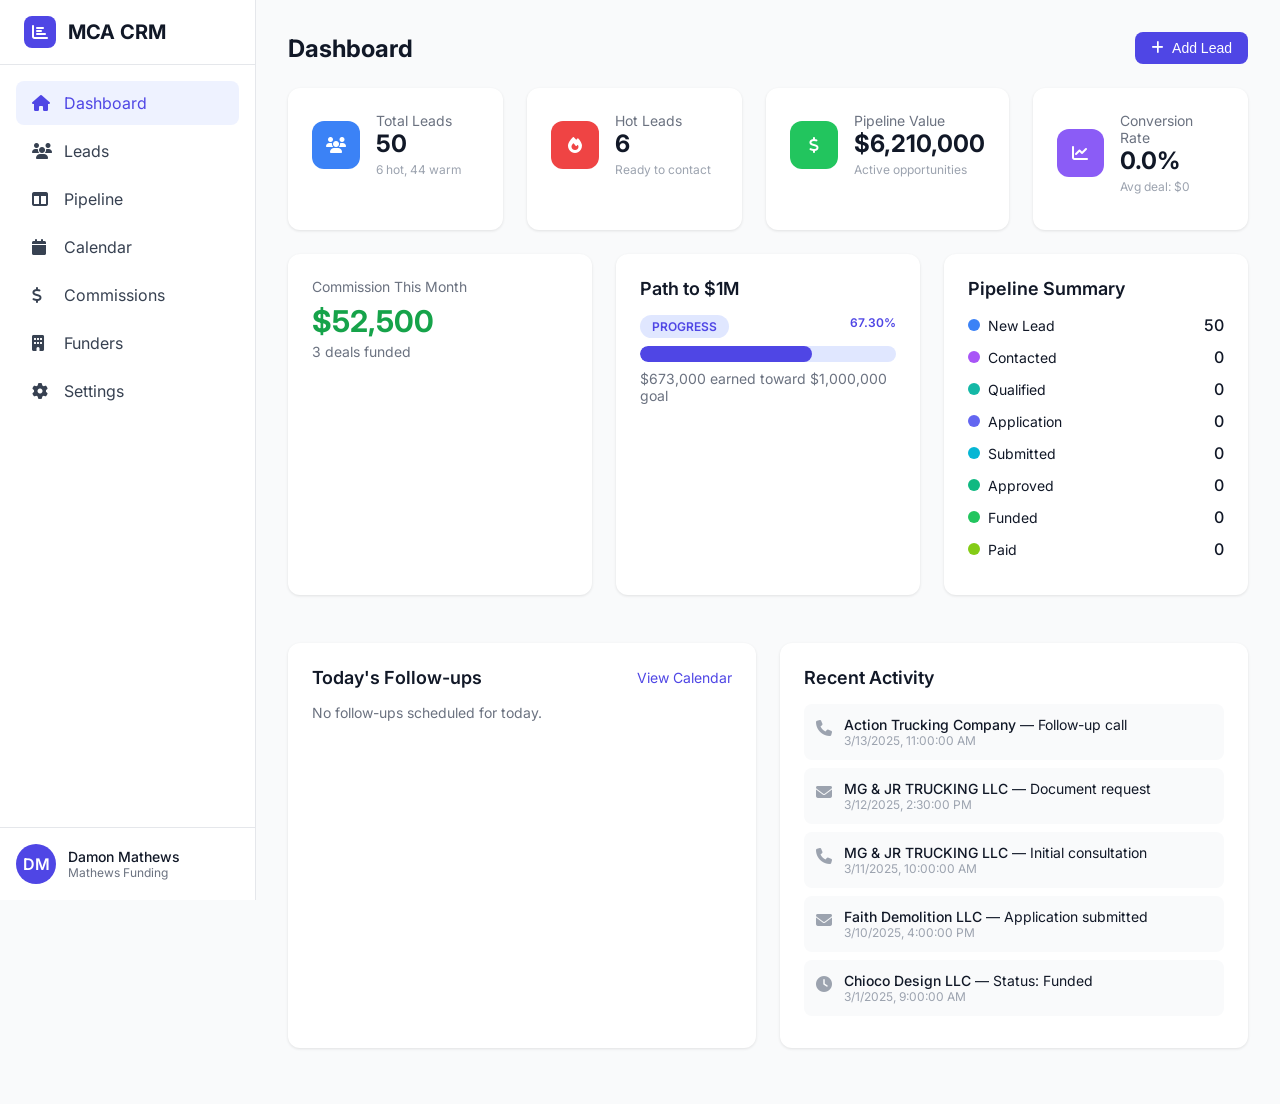
<file: mca-crm-audit/index.html>
<!DOCTYPE html>
<html lang="en">
<head>
    <meta charset="UTF-8">
    <meta name="viewport" content="width=device-width, initial-scale=1.0">
    <title>MCA Broker CRM</title>
    <link href="https://fonts.googleapis.com/css2?family=Inter:wght@300;400;500;600;700&display=swap" rel="stylesheet">
    <link rel="stylesheet" href="https://cdnjs.cloudflare.com/ajax/libs/font-awesome/6.4.0/css/all.min.css">
    <style>
        * { margin: 0; padding: 0; box-sizing: border-box; }
        body { font-family: 'Inter', system-ui, sans-serif; background: #f9fafb; color: #111827; }
        
        /* Layout */
        .app { display: flex; min-height: 100vh; }
        .sidebar { width: 256px; background: white; border-right: 1px solid #e5e7eb; position: fixed; height: 100vh; z-index: 50; }
        .main { flex: 1; margin-left: 256px; padding: 2rem; }
        
        /* Sidebar */
        .logo { display: flex; align-items: center; padding: 1rem 1.5rem; border-bottom: 1px solid #e5e7eb; }
        .logo-icon { width: 32px; height: 32px; background: #4f46e5; border-radius: 8px; display: flex; align-items: center; justify-content: center; color: white; margin-right: 12px; }
        .logo-text { font-size: 1.25rem; font-weight: 700; }
        
        .nav { padding: 1rem; }
        .nav-item { display: flex; align-items: center; padding: 0.75rem 1rem; margin-bottom: 0.25rem; border-radius: 0.5rem; color: #374151; text-decoration: none; transition: all 0.2s; cursor: pointer; }
        .nav-item:hover { background: #f3f4f6; }
        .nav-item.active { background: #eef2ff; color: #4f46e5; }
        .nav-item i { width: 20px; margin-right: 12px; }
        
        .user-section { position: absolute; bottom: 0; left: 0; right: 0; padding: 1rem; border-top: 1px solid #e5e7eb; }
        .user { display: flex; align-items: center; }
        .user-avatar { width: 40px; height: 40px; background: #4f46e5; border-radius: 50%; display: flex; align-items: center; justify-content: center; color: white; font-weight: 600; }
        .user-info { margin-left: 12px; }
        .user-name { font-weight: 500; font-size: 0.875rem; }
        .user-company { font-size: 0.75rem; color: #6b7280; }
        
        /* Cards */
        .card { background: white; border-radius: 0.75rem; box-shadow: 0 1px 3px rgba(0,0,0,0.1); padding: 1.5rem; margin-bottom: 1.5rem; }
        .card-header { display: flex; justify-content: space-between; align-items: center; margin-bottom: 1rem; }
        .card-title { font-size: 1.125rem; font-weight: 600; }
        
        /* Stats Grid */
        .stats-grid { display: grid; grid-template-columns: repeat(4, 1fr); gap: 1.5rem; margin-bottom: 1.5rem; }
        .stat-card { background: white; border-radius: 0.75rem; padding: 1.5rem; box-shadow: 0 1px 3px rgba(0,0,0,0.1); }
        .stat-header { display: flex; align-items: center; margin-bottom: 0.75rem; }
        .stat-icon { width: 48px; height: 48px; border-radius: 0.75rem; display: flex; align-items: center; justify-content: center; margin-right: 1rem; }
        .stat-icon.blue { background: #3b82f6; color: white; }
        .stat-icon.red { background: #ef4444; color: white; }
        .stat-icon.green { background: #22c55e; color: white; }
        .stat-icon.purple { background: #8b5cf6; color: white; }
        .stat-label { font-size: 0.875rem; color: #6b7280; }
        .stat-value { font-size: 1.5rem; font-weight: 700; }
        .stat-subtitle { font-size: 0.75rem; color: #9ca3af; margin-top: 0.25rem; }
        
        /* Progress Bar */
        .progress-container { margin-top: 1rem; }
        .progress-header { display: flex; justify-content: space-between; margin-bottom: 0.5rem; }
        .progress-label { font-size: 0.75rem; font-weight: 600; text-transform: uppercase; color: #4f46e5; background: #e0e7ff; padding: 0.25rem 0.75rem; border-radius: 9999px; }
        .progress-value { font-size: 0.75rem; font-weight: 600; color: #4f46e5; }
        .progress-bar { height: 16px; background: #e0e7ff; border-radius: 9999px; overflow: hidden; }
        .progress-fill { height: 100%; background: #4f46e5; border-radius: 9999px; transition: width 0.5s; }
        .progress-text { font-size: 0.875rem; color: #6b7280; margin-top: 0.5rem; }
        
        /* Tables */
        .table-container { overflow-x: auto; }
        table { width: 100%; border-collapse: collapse; }
        th { text-align: left; padding: 0.75rem 1rem; font-size: 0.75rem; font-weight: 500; text-transform: uppercase; color: #6b7280; background: #f9fafb; }
        td { padding: 1rem; border-bottom: 1px solid #e5e7eb; }
        tr:hover { background: #f9fafb; }
        
        /* Badges */
        .badge { display: inline-block; padding: 0.25rem 0.75rem; border-radius: 9999px; font-size: 0.75rem; font-weight: 500; }
        .badge-hot { background: #fef2f2; color: #dc2626; }
        .badge-warm { background: #fffbeb; color: #d97706; }
        .badge-cold { background: #f3f4f6; color: #4b5563; }
        .badge-new { background: #dbeafe; color: #2563eb; }
        .badge-contacted { background: #f3e8ff; color: #9333ea; }
        .badge-qualified { background: #ccfbf1; color: #0d9488; }
        .badge-application { background: #e0e7ff; color: #4f46e5; }
        .badge-submitted { background: #cffafe; color: #0891b2; }
        .badge-approved { background: #d1fae5; color: #059669; }
        .badge-funded { background: #dcfce7; color: #16a34a; }
        .badge-paid { background: #ecfccb; color: #65a30d; }
        
        /* Buttons */
        .btn { display: inline-flex; align-items: center; padding: 0.5rem 1rem; border-radius: 0.5rem; font-size: 0.875rem; font-weight: 500; cursor: pointer; border: none; transition: all 0.2s; }
        .btn-primary { background: #4f46e5; color: white; }
        .btn-primary:hover { background: #4338ca; }
        .btn-secondary { background: #f3f4f6; color: #374151; }
        .btn-secondary:hover { background: #e5e7eb; }
        
        /* Pipeline */
        .pipeline { display: flex; gap: 1rem; overflow-x: auto; padding-bottom: 1rem; }
        .pipeline-column { min-width: 280px; background: #f9fafb; border-radius: 0.75rem; }
        .pipeline-header { padding: 0.75rem 1rem; border-radius: 0.75rem 0.75rem 0 0; color: white; font-weight: 600; display: flex; justify-content: space-between; }
        .pipeline-count { background: rgba(255,255,255,0.2); padding: 0.125rem 0.5rem; border-radius: 9999px; font-size: 0.75rem; }
        .pipeline-body { padding: 0.75rem; min-height: 200px; }
        .lead-card { background: white; border-radius: 0.5rem; padding: 1rem; margin-bottom: 0.75rem; border-left: 4px solid; box-shadow: 0 1px 2px rgba(0,0,0,0.05); cursor: pointer; }
        .lead-card:hover { box-shadow: 0 4px 6px rgba(0,0,0,0.1); }
        .lead-card.hot { border-left-color: #ef4444; }
        .lead-card.warm { border-left-color: #f59e0b; }
        .lead-card.cold { border-left-color: #9ca3af; }
        .lead-title { font-weight: 600; font-size: 0.875rem; margin-bottom: 0.25rem; }
        .lead-industry { font-size: 0.75rem; color: #6b7280; }
        .lead-revenue { font-size: 0.75rem; color: #16a34a; font-weight: 500; margin-top: 0.5rem; }
        .lead-footer { display: flex; justify-content: space-between; align-items: center; margin-top: 0.75rem; }
        
        /* Forms */
        .form-group { margin-bottom: 1rem; }
        .form-label { display: block; font-size: 0.875rem; font-weight: 500; margin-bottom: 0.5rem; }
        .form-input { width: 100%; padding: 0.5rem 0.75rem; border: 1px solid #d1d5db; border-radius: 0.5rem; font-size: 0.875rem; }
        .form-input:focus { outline: none; border-color: #4f46e5; ring: 2px solid #e0e7ff; }
        
        /* Filters */
        .filters { display: flex; gap: 1rem; margin-bottom: 1.5rem; flex-wrap: wrap; }
        .filter-input { flex: 1; min-width: 250px; position: relative; }
        .filter-input i { position: absolute; left: 0.75rem; top: 50%; transform: translateY(-50%); color: #9ca3af; }
        .filter-input input { width: 100%; padding: 0.5rem 0.75rem 0.5rem 2.5rem; border: 1px solid #d1d5db; border-radius: 0.5rem; }
        .filter-select { width: 180px; }
        .filter-select select { width: 100%; padding: 0.5rem 0.75rem; border: 1px solid #d1d5db; border-radius: 0.5rem; background: white; }
        
        /* Tabs */
        .tabs { border-bottom: 1px solid #e5e7eb; margin-bottom: 1.5rem; }
        .tab-list { display: flex; gap: 2rem; }
        .tab { padding: 1rem 0; font-size: 0.875rem; font-weight: 500; color: #6b7280; cursor: pointer; border-bottom: 2px solid transparent; }
        .tab.active { color: #4f46e5; border-bottom-color: #4f46e5; }
        
        /* Calendar */
        .calendar-header { display: flex; justify-content: space-between; align-items: center; margin-bottom: 1rem; }
        .calendar-nav { display: flex; gap: 0.5rem; align-items: center; }
        .calendar-nav button { padding: 0.5rem; border: none; background: #f3f4f6; border-radius: 0.5rem; cursor: pointer; }
        .calendar-grid { display: grid; grid-template-columns: repeat(7, 1fr); gap: 0.5rem; }
        .calendar-day-header { text-align: center; padding: 0.5rem; font-size: 0.875rem; font-weight: 500; color: #6b7280; }
        .calendar-day { min-height: 100px; border: 1px solid #e5e7eb; border-radius: 0.5rem; padding: 0.5rem; }
        .calendar-day.today { border-color: #4f46e5; background: #eef2ff; }
        .calendar-day-number { font-size: 0.875rem; font-weight: 500; margin-bottom: 0.25rem; }
        .calendar-day.today .calendar-day-number { color: #4f46e5; }
        .calendar-event { font-size: 0.75rem; padding: 0.25rem; background: #fef3c7; border-radius: 0.25rem; margin-top: 0.25rem; }
        
        /* Chart */
        .chart-container { height: 300px; position: relative; }
        .chart-bar { display: flex; align-items: flex-end; justify-content: center; gap: 0.5rem; height: 250px; padding: 1rem; }
        .bar-group { display: flex; flex-direction: column; align-items: center; flex: 1; }
        .bar { width: 100%; max-width: 40px; border-radius: 0.25rem 0.25rem 0 0; position: relative; }
        .bar-commission { background: #4f46e5; }
        .bar-funded { background: #22c55e; opacity: 0.7; }
        .bar-label { font-size: 0.75rem; color: #6b7280; margin-top: 0.5rem; transform: rotate(-45deg); white-space: nowrap; }
        
        /* Page Header */
        .page-header { display: flex; justify-content: space-between; align-items: center; margin-bottom: 1.5rem; }
        .page-title { font-size: 1.5rem; font-weight: 700; }
        
        /* Detail View */
        .detail-grid { display: grid; grid-template-columns: repeat(2, 1fr); gap: 1.5rem; }
        .detail-section h3 { font-size: 1.125rem; font-weight: 600; margin-bottom: 1rem; }
        .detail-item { display: flex; align-items: flex-start; margin-bottom: 1rem; }
        .detail-item i { width: 20px; color: #9ca3af; margin-right: 0.75rem; margin-top: 0.25rem; }
        .detail-label { font-size: 0.75rem; color: #6b7280; }
        .detail-value { font-weight: 500; }
        .detail-value a { color: #4f46e5; text-decoration: none; }
        
        /* Activity feed */
        .activity-item { display: flex; padding: 1rem; background: #f9fafb; border-radius: 0.5rem; margin-bottom: 0.75rem; }
        .activity-icon { width: 32px; height: 32px; background: #e0e7ff; border-radius: 50%; display: flex; align-items: center; justify-content: center; margin-right: 0.75rem; color: #4f46e5; }
        .activity-content { flex: 1; }
        .activity-header { display: flex; justify-content: space-between; margin-bottom: 0.25rem; }
        .activity-type { font-weight: 500; text-transform: capitalize; }
        .activity-time { font-size: 0.75rem; color: #9ca3af; }
        
        /* Hide/show pages */
        .page { display: none; }
        .page.active { display: block; }
        
        /* Settings sidebar */
        .settings-nav { background: white; border-radius: 0.75rem; padding: 0.5rem; }
        .settings-nav-item { display: flex; align-items: center; padding: 0.75rem 1rem; margin-bottom: 0.25rem; border-radius: 0.5rem; color: #374151; text-decoration: none; transition: all 0.2s; cursor: pointer; }
        .settings-nav-item:hover { background: #f3f4f6; }
        .settings-nav-item.active { background: #eef2ff; color: #4f46e5; }
        .settings-nav-item i { width: 20px; margin-right: 12px; }
        
        /* Responsive */
        @media (max-width: 1024px) {
            .stats-grid { grid-template-columns: repeat(2, 1fr); }
            .detail-grid { grid-template-columns: 1fr; }
        }
        @media (max-width: 768px) {
            .sidebar { transform: translateX(-100%); }
            .main { margin-left: 0; }
            .stats-grid { grid-template-columns: 1fr; }
        }
    </style>
</head>
<body>
    <div class="app">
        <!-- Sidebar -->
        <aside class="sidebar">
            <div class="logo">
                <div class="logo-icon"><i class="fas fa-chart-bar"></i></div>
                <span class="logo-text">MCA CRM</span>
            </div>
            
            <nav class="nav">
                <a class="nav-item active" data-page="dashboard" onclick="navigate('dashboard')">
                    <i class="fas fa-home"></i> Dashboard
                </a>
                <a class="nav-item" data-page="leads" onclick="navigate('leads')">
                    <i class="fas fa-users"></i> Leads
                </a>
                <a class="nav-item" data-page="pipeline" onclick="navigate('pipeline')">
                    <i class="fas fa-columns"></i> Pipeline
                </a>
                <a class="nav-item" data-page="calendar" onclick="navigate('calendar')">
                    <i class="fas fa-calendar"></i> Calendar
                </a>
                <a class="nav-item" data-page="commissions" onclick="navigate('commissions')">
                    <i class="fas fa-dollar-sign"></i> Commissions
                </a>
                <a class="nav-item" data-page="funders" onclick="navigate('funders')">
                    <i class="fas fa-building"></i> Funders
                </a>
                <a class="nav-item" data-page="settings" onclick="navigate('settings')">
                    <i class="fas fa-cog"></i> Settings
                </a>
            </nav>
            
            <div class="user-section">
                <div class="user">
                    <div class="user-avatar">DM</div>
                    <div class="user-info">
                        <div class="user-name">Damon Mathews</div>
                        <div class="user-company">Mathews Funding</div>
                    </div>
                </div>
            </div>
        </aside>
        
        <!-- Main Content -->
        <main class="main">
            <!-- Dashboard Page -->
            <div class="page active" id="dashboard-page">
                <div class="page-header">
                    <h1 class="page-title">Dashboard</h1>
                    <!-- FIXED: Add Lead button now opens the modal directly instead of navigating -->
                    <button class="btn btn-primary" onclick="navigateToAddLead()">
                        <i class="fas fa-plus" style="margin-right: 0.5rem;"></i> Add Lead
                    </button>
                </div>
                
                <div class="stats-grid">
                    <div class="stat-card">
                        <div class="stat-header">
                            <div class="stat-icon blue"><i class="fas fa-users"></i></div>
                            <div>
                                <div class="stat-label">Total Leads</div>
                                <div class="stat-value" id="stat-total-leads">10</div>
                                <div class="stat-subtitle"><span id="stat-hot">5</span> hot, <span id="stat-warm">3</span> warm</div>
                            </div>
                        </div>
                    </div>
                    <div class="stat-card">
                        <div class="stat-header">
                            <div class="stat-icon red"><i class="fas fa-fire"></i></div>
                            <div>
                                <div class="stat-label">Hot Leads</div>
                                <div class="stat-value" id="stat-hot-leads">5</div>
                                <div class="stat-subtitle">Ready to contact</div>
                            </div>
                        </div>
                    </div>
                    <div class="stat-card">
                        <div class="stat-header">
                            <div class="stat-icon green"><i class="fas fa-dollar-sign"></i></div>
                            <div>
                                <div class="stat-label">Pipeline Value</div>
                                <div class="stat-value" id="stat-pipeline">$1,659,000</div>
                                <div class="stat-subtitle">Active opportunities</div>
                            </div>
                        </div>
                    </div>
                    <div class="stat-card">
                        <div class="stat-header">
                            <div class="stat-icon purple"><i class="fas fa-chart-line"></i></div>
                            <div>
                                <div class="stat-label">Conversion Rate</div>
                                <div class="stat-value" id="stat-conversion">10.0%</div>
                                <div class="stat-subtitle">Avg deal: $<span id="stat-avg-deal">435,000</span></div>
                            </div>
                        </div>
                    </div>
                </div>
                
                <div class="stats-grid" style="grid-template-columns: repeat(3, 1fr);">
                    <div class="card">
                        <div class="stat-label">Commission This Month</div>
                        <div style="font-size: 1.875rem; font-weight: 700; color: #16a34a; margin-top: 0.5rem;" id="stat-commission">$52,500</div>
                        <div style="font-size: 0.875rem; color: #6b7280; margin-top: 0.25rem;"><span id="stat-deals">3</span> deals funded</div>
                    </div>
                    
                    <div class="card">
                        <h3 style="font-size: 1.125rem; font-weight: 600; margin-bottom: 1rem;">Path to $1M</h3>
                        <div class="progress-container">
                            <div class="progress-header">
                                <span class="progress-label">Progress</span>
                                <span class="progress-value" id="path-percentage">67.30%</span>
                            </div>
                            <div class="progress-bar">
                                <div class="progress-fill" id="path-fill" style="width: 67.3%;"></div>
                            </div>
                            <p class="progress-text">$<span id="path-earned">673,000</span> earned toward $1,000,000 goal</p>
                        </div>
                    </div>
                    
                    <div class="card">
                        <h3 style="font-size: 1.125rem; font-weight: 600; margin-bottom: 1rem;">Pipeline Summary</h3>
                        <div id="pipeline-summary"></div>
                    </div>
                </div>
                
                <div style="display: grid; grid-template-columns: repeat(2, 1fr); gap: 1.5rem;">
                    <div class="card">
                        <div class="card-header">
                            <h3 class="card-title">Today's Follow-ups</h3>
                            <a style="color: #4f46e5; font-size: 0.875rem; cursor: pointer;" onclick="navigate('calendar')">View Calendar</a>
                        </div>
                        <div id="todays-followups"></div>
                    </div>
                    
                    <div class="card">
                        <h3 class="card-title" style="margin-bottom: 1rem;">Recent Activity</h3>
                        <div id="recent-activity"></div>
                    </div>
                </div>
            </div>
            
            <!-- Leads Page -->
            <div class="page" id="leads-page">
                <div class="page-header">
                    <h1 class="page-title">Leads</h1>
                    <button class="btn btn-primary" onclick="showAddLeadModal()">
                        <i class="fas fa-plus" style="margin-right: 0.5rem;"></i> Add Lead
                    </button>
                </div>
                
                <div class="card">
                    <div class="filters">
                        <div class="filter-input">
                            <i class="fas fa-search"></i>
                            <input type="text" id="lead-search" placeholder="Search by business, contact, email, phone..." onkeyup="filterLeads()">
                        </div>
                        <div class="filter-select">
                            <select id="filter-stage" onchange="filterLeads()">
                                <option value="">All Stages</option>
                                <option value="new_lead">New Lead</option>
                                <option value="contacted">Contacted</option>
                                <option value="qualified">Qualified</option>
                                <option value="application_sent">Application Sent</option>
                                <option value="submitted_to_funder">Submitted to Funder</option>
                                <option value="approved">Approved</option>
                                <option value="funded">Funded</option>
                                <option value="paid">Paid</option>
                            </select>
                        </div>
                        <div class="filter-select">
                            <select id="filter-temp" onchange="filterLeads()">
                                <option value="">All Temperatures</option>
                                <option value="HOT">Hot</option>
                                <option value="WARM">Warm</option>
                                <option value="COLD">Cold</option>
                            </select>
                        </div>
                    </div>
                </div>
                
                <div class="card">
                    <div class="table-container">
                        <table>
                            <thead>
                                <tr>
                                    <th>Business</th>
                                    <th>Contact</th>
                                    <th>Revenue</th>
                                    <th>Score</th>
                                    <th>Temp</th>
                                    <th>Stage</th>
                                    <th>Actions</th>
                                </tr>
                            </thead>
                            <tbody id="leads-table">
                            </tbody>
                        </table>
                    </div>
                </div>
            </div>
            
            <!-- Pipeline Page -->
            <div class="page" id="pipeline-page">
                <div class="page-header">
                    <h1 class="page-title">Pipeline</h1>
                    <p style="color: #6b7280;">Drag and drop leads between stages</p>
                </div>
                
                <div class="pipeline" id="pipeline-container">
                </div>
            </div>
            
            <!-- Lead Detail Page -->
            <div class="page" id="lead-detail-page">
                <div style="margin-bottom: 1.5rem;">
                    <a style="color: #6b7280; cursor: pointer;" onclick="navigate('leads')">
                        <i class="fas fa-arrow-left"></i> Back to Leads
                    </a>
                </div>
                
                <div class="page-header">
                    <div style="display: flex; align-items: center; gap: 1rem;">
                        <h1 class="page-title" id="detail-business-name">Lead Detail</h1>
                    </div>
                    <div style="display: flex; gap: 0.75rem;">
                        <select class="form-input" id="detail-temperature" style="width: 120px;" onchange="updateLeadTemperature()">
                            <option value="HOT">HOT</option>
                            <option value="WARM">WARM</option>
                            <option value="COLD">COLD</option>
                        </select>
                        <select class="form-input" id="detail-stage" style="width: 180px;" onchange="updateLeadStage()">
                            <option value="new_lead">New Lead</option>
                            <option value="contacted">Contacted</option>
                            <option value="qualified">Qualified</option>
                            <option value="application_sent">Application Sent</option>
                            <option value="submitted_to_funder">Submitted to Funder</option>
                            <option value="approved">Approved</option>
                            <option value="funded">Funded</option>
                            <option value="paid">Paid</option>
                        </select>
                    </div>
                </div>
                
                <div style="display: flex; gap: 1rem; margin-bottom: 1.5rem;">
                    <div style="background: #eef2ff; padding: 0.75rem 1.5rem; border-radius: 0.5rem;">
                        <span style="font-size: 0.875rem; color: #6b7280;">Lead Score: </span>
                        <span style="font-size: 1.25rem; font-weight: 700; color: #4f46e5;" id="detail-score">-</span>
                    </div>
                    <div style="background: #dcfce7; padding: 0.75rem 1.5rem; border-radius: 0.5rem;">
                        <span style="font-size: 0.875rem; color: #6b7280;">Monthly Revenue: </span>
                        <span style="font-size: 1.25rem; font-weight: 700; color: #16a34a;" id="detail-revenue">-</span>
                    </div>
                </div>
                
                <div class="tabs">
                    <div class="tab-list">
                        <div class="tab active" onclick="switchTab('overview')">Overview</div>
                        <div class="tab" onclick="switchTab('activities')">Activities</div>
                        <div class="tab" onclick="switchTab('followups')">Follow-ups</div>
                    </div>
                </div>
                
                <div id="tab-overview" class="tab-content">
                    <div class="detail-grid">
                        <div class="card">
                            <h3>Contact Information</h3>
                            <div id="detail-contact-info"></div>
                        </div>
                        <div class="card">
                            <h3>Business Information</h3>
                            <div id="detail-business-info"></div>
                        </div>
                    </div>
                </div>
                
                <div id="tab-activities" class="tab-content" style="display: none;">
                    <div class="card">
                        <div class="card-header">
                            <h3 class="card-title">Activity History</h3>
                            <button class="btn btn-primary">Log Activity</button>
                        </div>
                        <div id="detail-activities"></div>
                    </div>
                </div>
                
                <div id="tab-followups" class="tab-content" style="display: none;">
                    <div class="card">
                        <div class="card-header">
                            <h3 class="card-title">Follow-ups</h3>
                            <button class="btn btn-primary">Schedule Follow-up</button>
                        </div>
                        <div id="detail-followups"></div>
                    </div>
                </div>
            </div>
            
            <!-- Calendar Page -->
            <div class="page" id="calendar-page">
                <div class="page-header">
                    <h1 class="page-title">Calendar</h1>
                    <div class="calendar-nav">
                        <button onclick="prevMonth()"><i class="fas fa-chevron-left"></i></button>
                        <h2 id="calendar-month">March 2025</h2>
                        <button onclick="nextMonth()"><i class="fas fa-chevron-right"></i></button>
                    </div>
                </div>
                
                <div class="card">
                    <div class="calendar-grid" id="calendar-grid"></div>
                </div>
                
                <div class="card">
                    <h3 class="card-title">Upcoming Follow-ups</h3>
                    <div id="upcoming-followups"></div>
                </div>
            </div>
            
            <!-- Commissions Page -->
            <div class="page" id="commissions-page">
                <div class="page-header">
                    <h1 class="page-title">Commissions</h1>
                </div>
                
                <div class="stats-grid">
                    <div class="card">
                        <div class="stat-label">Total Commission (12mo)</div>
                        <div style="font-size: 1.5rem; font-weight: 700; color: #16a34a; margin-top: 0.5rem;" id="comm-total">$0</div>
                    </div>
                    <div class="card">
                        <div class="stat-label">Total Funded</div>
                        <div style="font-size: 1.5rem; font-weight: 700; color: #4f46e5; margin-top: 0.5rem;" id="comm-funded">$0</div>
                    </div>
                    <div class="card">
                        <div class="stat-label">Deals Funded</div>
                        <div style="font-size: 1.5rem; font-weight: 700; margin-top: 0.5rem;" id="comm-deals">0</div>
                    </div>
                    <div class="card">
                        <div class="stat-label">Avg Commission Rate</div>
                        <div style="font-size: 1.5rem; font-weight: 700; color: #8b5cf6; margin-top: 0.5rem;" id="comm-rate">0%</div>
                    </div>
                </div>
                
                <div class="card">
                    <h3 class="card-title">Commission History (Last 12 Months)</h3>
                    <div class="chart-container">
                        <div class="chart-bar" id="commission-chart"></div>
                    </div>
                    <div style="display: flex; justify-content: center; gap: 2rem; margin-top: 1rem;">
                        <div style="display: flex; align-items: center; gap: 0.5rem;">
                            <div style="width: 16px; height: 16px; background: #4f46e5; border-radius: 4px;"></div>
                            <span style="font-size: 0.875rem;">Commission Earned</span>
                        </div>
                        <div style="display: flex; align-items: center; gap: 0.5rem;">
                            <div style="width: 16px; height: 16px; background: #22c55e; border-radius: 4px;"></div>
                            <span style="font-size: 0.875rem;">Total Funded (÷1000)</span>
                        </div>
                    </div>
                </div>
                
                <div class="card">
                    <div class="table-container">
                        <table>
                            <thead>
                                <tr>
                                    <th>Month</th>
                                    <th>Deals</th>
                                    <th>Total Funded</th>
                                    <th>Commission</th>
                                    <th>Avg Rate</th>
                                </tr>
                            </thead>
                            <tbody id="commissions-table"></tbody>
                        </table>
                    </div>
                </div>
            </div>
            
            <!-- Funders Page -->
            <div class="page" id="funders-page">
                <div class="page-header">
                    <h1 class="page-title">Funders</h1>
                    <p style="color: #6b7280;">Your funder marketplace</p>
                </div>
                
                <div id="funders-container"></div>
            </div>
            
            <!-- Settings Page -->
            <div class="page" id="settings-page">
                <div class="page-header">
                    <h1 class="page-title">Settings</h1>
                </div>
                
                <div style="display: flex; gap: 1.5rem;">
                    <div style="width: 256px;">
                        <nav class="settings-nav">
                            <a class="settings-nav-item active" onclick="switchSettingsTab('profile')">
                                <i class="fas fa-user"></i> Profile
                            </a>
                            <a class="settings-nav-item" onclick="switchSettingsTab('notifications')">
                                <i class="fas fa-bell"></i> Notifications
                            </a>
                            <a class="settings-nav-item" onclick="switchSettingsTab('commission')">
                                <i class="fas fa-credit-card"></i> Commission
                            </a>
                            <a class="settings-nav-item" onclick="switchSettingsTab('preferences')">
                                <i class="fas fa-cog"></i> Preferences
                            </a>
                        </nav>
                    </div>
                    
                    <div class="card" style="flex: 1;" id="settings-content">
                        <!-- Settings content rendered by JS -->
                    </div>
                </div>
            </div>
        </main>
    </div>
    
    <!-- Add Lead Modal -->
    <div id="add-lead-modal" style="display: none; position: fixed; top: 0; left: 0; right: 0; bottom: 0; background: rgba(0,0,0,0.5); z-index: 100; align-items: center; justify-content: center;">
        <div style="background: white; border-radius: 0.75rem; padding: 2rem; width: 100%; max-width: 500px; max-height: 90vh; overflow-y: auto;">
            <h3 style="font-size: 1.25rem; font-weight: 600; margin-bottom: 1.5rem;">Add New Lead</h3>
            
            <div class="form-group">
                <label class="form-label">Business Name *</label>
                <input type="text" class="form-input" id="new-business-name" required>
            </div>
            
            <div class="form-group">
                <label class="form-label">Industry</label>
                <input type="text" class="form-input" id="new-industry">
            </div>
            
            <div class="form-group">
                <label class="form-label">Contact Name</label>
                <input type="text" class="form-input" id="new-contact-name">
            </div>
            
            <div class="form-group">
                <label class="form-label">Phone</label>
                <input type="tel" class="form-input" id="new-phone">
            </div>
            
            <div class="form-group">
                <label class="form-label">Email</label>
                <input type="email" class="form-input" id="new-email">
            </div>
            
            <div class="form-group">
                <label class="form-label">Monthly Revenue</label>
                <input type="number" class="form-input" id="new-revenue">
            </div>
            
            <div style="display: flex; justify-content: flex-end; gap: 0.75rem; margin-top: 1.5rem;">
                <button class="btn btn-secondary" onclick="hideAddLeadModal()">Cancel</button>
                <button class="btn btn-primary" onclick="addLead()">Add Lead</button>
            </div>
        </div>
    </div>

    <script src="app.js?v=2"></script>
</body>
</html>
</file>
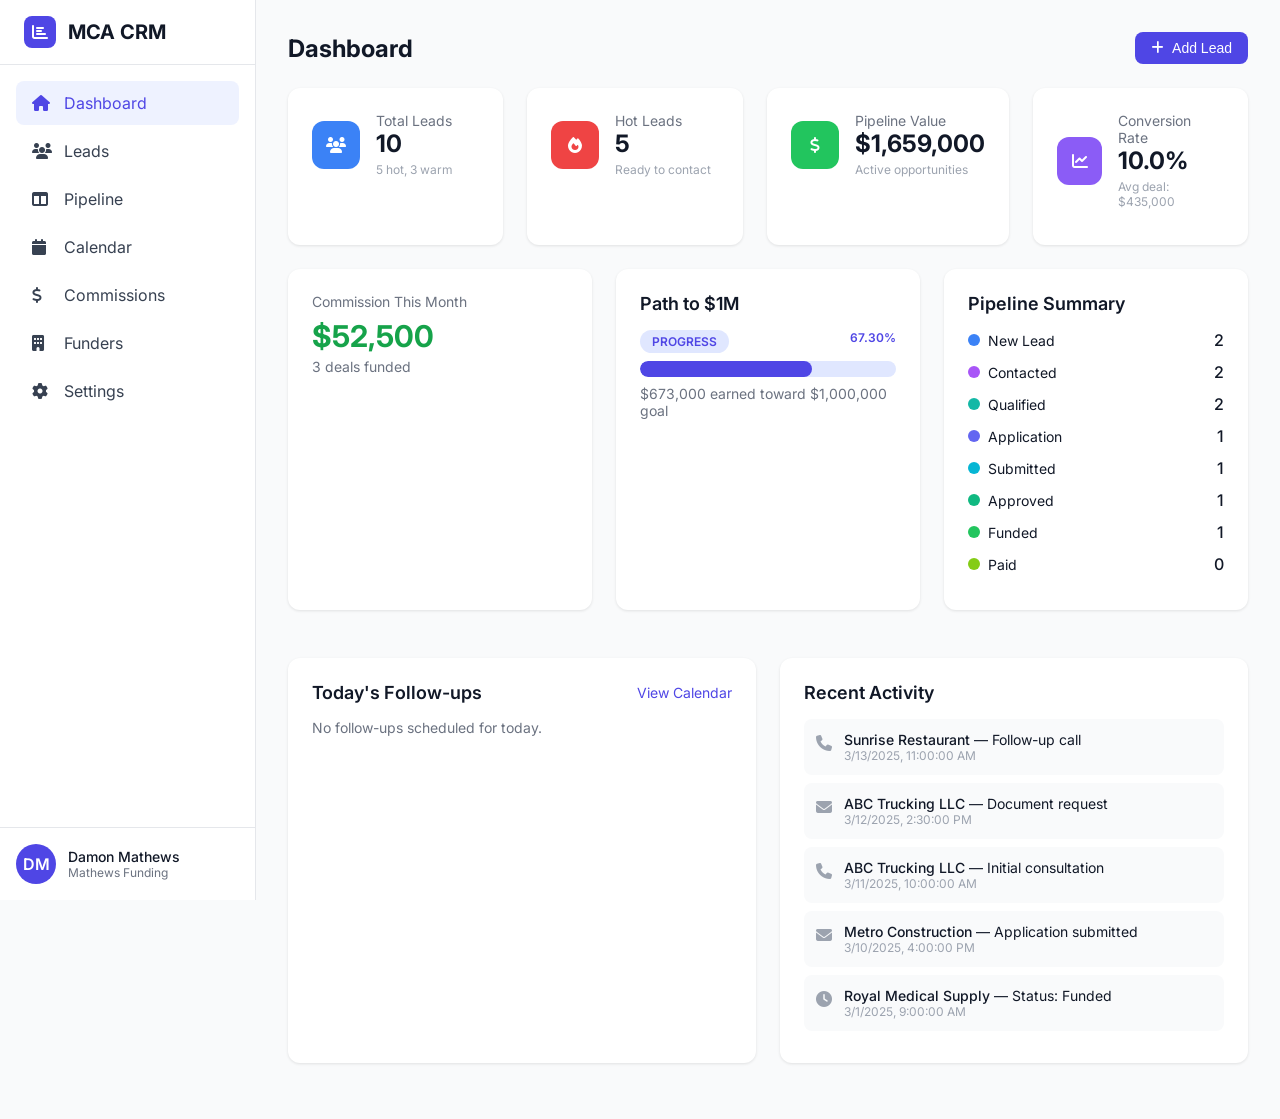
<file: mca-crm-fixed/index.html>
<!DOCTYPE html>
<html lang="en">
<head>
    <meta charset="UTF-8">
    <meta name="viewport" content="width=device-width, initial-scale=1.0">
    <title>MCA Broker CRM</title>
    <link href="https://fonts.googleapis.com/css2?family=Inter:wght@300;400;500;600;700&display=swap" rel="stylesheet">
    <link rel="stylesheet" href="https://cdnjs.cloudflare.com/ajax/libs/font-awesome/6.4.0/css/all.min.css">
    <style>
        * { margin: 0; padding: 0; box-sizing: border-box; }
        body { font-family: 'Inter', system-ui, sans-serif; background: #f9fafb; color: #111827; }
        
        /* Layout */
        .app { display: flex; min-height: 100vh; }
        .sidebar { width: 256px; background: white; border-right: 1px solid #e5e7eb; position: fixed; height: 100vh; z-index: 50; }
        .main { flex: 1; margin-left: 256px; padding: 2rem; }
        
        /* Sidebar */
        .logo { display: flex; align-items: center; padding: 1rem 1.5rem; border-bottom: 1px solid #e5e7eb; }
        .logo-icon { width: 32px; height: 32px; background: #4f46e5; border-radius: 8px; display: flex; align-items: center; justify-content: center; color: white; margin-right: 12px; }
        .logo-text { font-size: 1.25rem; font-weight: 700; }
        
        .nav { padding: 1rem; }
        .nav-item { display: flex; align-items: center; padding: 0.75rem 1rem; margin-bottom: 0.25rem; border-radius: 0.5rem; color: #374151; text-decoration: none; transition: all 0.2s; cursor: pointer; }
        .nav-item:hover { background: #f3f4f6; }
        .nav-item.active { background: #eef2ff; color: #4f46e5; }
        .nav-item i { width: 20px; margin-right: 12px; }
        
        .user-section { position: absolute; bottom: 0; left: 0; right: 0; padding: 1rem; border-top: 1px solid #e5e7eb; }
        .user { display: flex; align-items: center; }
        .user-avatar { width: 40px; height: 40px; background: #4f46e5; border-radius: 50%; display: flex; align-items: center; justify-content: center; color: white; font-weight: 600; }
        .user-info { margin-left: 12px; }
        .user-name { font-weight: 500; font-size: 0.875rem; }
        .user-company { font-size: 0.75rem; color: #6b7280; }
        
        /* Cards */
        .card { background: white; border-radius: 0.75rem; box-shadow: 0 1px 3px rgba(0,0,0,0.1); padding: 1.5rem; margin-bottom: 1.5rem; }
        .card-header { display: flex; justify-content: space-between; align-items: center; margin-bottom: 1rem; }
        .card-title { font-size: 1.125rem; font-weight: 600; }
        
        /* Stats Grid */
        .stats-grid { display: grid; grid-template-columns: repeat(4, 1fr); gap: 1.5rem; margin-bottom: 1.5rem; }
        .stat-card { background: white; border-radius: 0.75rem; padding: 1.5rem; box-shadow: 0 1px 3px rgba(0,0,0,0.1); }
        .stat-header { display: flex; align-items: center; margin-bottom: 0.75rem; }
        .stat-icon { width: 48px; height: 48px; border-radius: 0.75rem; display: flex; align-items: center; justify-content: center; margin-right: 1rem; }
        .stat-icon.blue { background: #3b82f6; color: white; }
        .stat-icon.red { background: #ef4444; color: white; }
        .stat-icon.green { background: #22c55e; color: white; }
        .stat-icon.purple { background: #8b5cf6; color: white; }
        .stat-label { font-size: 0.875rem; color: #6b7280; }
        .stat-value { font-size: 1.5rem; font-weight: 700; }
        .stat-subtitle { font-size: 0.75rem; color: #9ca3af; margin-top: 0.25rem; }
        
        /* Progress Bar */
        .progress-container { margin-top: 1rem; }
        .progress-header { display: flex; justify-content: space-between; margin-bottom: 0.5rem; }
        .progress-label { font-size: 0.75rem; font-weight: 600; text-transform: uppercase; color: #4f46e5; background: #e0e7ff; padding: 0.25rem 0.75rem; border-radius: 9999px; }
        .progress-value { font-size: 0.75rem; font-weight: 600; color: #4f46e5; }
        .progress-bar { height: 16px; background: #e0e7ff; border-radius: 9999px; overflow: hidden; }
        .progress-fill { height: 100%; background: #4f46e5; border-radius: 9999px; transition: width 0.5s; }
        .progress-text { font-size: 0.875rem; color: #6b7280; margin-top: 0.5rem; }
        
        /* Tables */
        .table-container { overflow-x: auto; }
        table { width: 100%; border-collapse: collapse; }
        th { text-align: left; padding: 0.75rem 1rem; font-size: 0.75rem; font-weight: 500; text-transform: uppercase; color: #6b7280; background: #f9fafb; }
        td { padding: 1rem; border-bottom: 1px solid #e5e7eb; }
        tr:hover { background: #f9fafb; }
        
        /* Badges */
        .badge { display: inline-block; padding: 0.25rem 0.75rem; border-radius: 9999px; font-size: 0.75rem; font-weight: 500; }
        .badge-hot { background: #fef2f2; color: #dc2626; }
        .badge-warm { background: #fffbeb; color: #d97706; }
        .badge-cold { background: #f3f4f6; color: #4b5563; }
        .badge-new { background: #dbeafe; color: #2563eb; }
        .badge-contacted { background: #f3e8ff; color: #9333ea; }
        .badge-qualified { background: #ccfbf1; color: #0d9488; }
        .badge-application { background: #e0e7ff; color: #4f46e5; }
        .badge-submitted { background: #cffafe; color: #0891b2; }
        .badge-approved { background: #d1fae5; color: #059669; }
        .badge-funded { background: #dcfce7; color: #16a34a; }
        .badge-paid { background: #ecfccb; color: #65a30d; }
        
        /* Buttons */
        .btn { display: inline-flex; align-items: center; padding: 0.5rem 1rem; border-radius: 0.5rem; font-size: 0.875rem; font-weight: 500; cursor: pointer; border: none; transition: all 0.2s; }
        .btn-primary { background: #4f46e5; color: white; }
        .btn-primary:hover { background: #4338ca; }
        .btn-secondary { background: #f3f4f6; color: #374151; }
        .btn-secondary:hover { background: #e5e7eb; }
        
        /* Pipeline */
        .pipeline { display: flex; gap: 1rem; overflow-x: auto; padding-bottom: 1rem; }
        .pipeline-column { min-width: 280px; background: #f9fafb; border-radius: 0.75rem; }
        .pipeline-header { padding: 0.75rem 1rem; border-radius: 0.75rem 0.75rem 0 0; color: white; font-weight: 600; display: flex; justify-content: space-between; }
        .pipeline-count { background: rgba(255,255,255,0.2); padding: 0.125rem 0.5rem; border-radius: 9999px; font-size: 0.75rem; }
        .pipeline-body { padding: 0.75rem; min-height: 200px; }
        .lead-card { background: white; border-radius: 0.5rem; padding: 1rem; margin-bottom: 0.75rem; border-left: 4px solid; box-shadow: 0 1px 2px rgba(0,0,0,0.05); cursor: pointer; }
        .lead-card:hover { box-shadow: 0 4px 6px rgba(0,0,0,0.1); }
        .lead-card.hot { border-left-color: #ef4444; }
        .lead-card.warm { border-left-color: #f59e0b; }
        .lead-card.cold { border-left-color: #9ca3af; }
        .lead-title { font-weight: 600; font-size: 0.875rem; margin-bottom: 0.25rem; }
        .lead-industry { font-size: 0.75rem; color: #6b7280; }
        .lead-revenue { font-size: 0.75rem; color: #16a34a; font-weight: 500; margin-top: 0.5rem; }
        .lead-footer { display: flex; justify-content: space-between; align-items: center; margin-top: 0.75rem; }
        
        /* Forms */
        .form-group { margin-bottom: 1rem; }
        .form-label { display: block; font-size: 0.875rem; font-weight: 500; margin-bottom: 0.5rem; }
        .form-input { width: 100%; padding: 0.5rem 0.75rem; border: 1px solid #d1d5db; border-radius: 0.5rem; font-size: 0.875rem; }
        .form-input:focus { outline: none; border-color: #4f46e5; ring: 2px solid #e0e7ff; }
        
        /* Filters */
        .filters { display: flex; gap: 1rem; margin-bottom: 1.5rem; flex-wrap: wrap; }
        .filter-input { flex: 1; min-width: 250px; position: relative; }
        .filter-input i { position: absolute; left: 0.75rem; top: 50%; transform: translateY(-50%); color: #9ca3af; }
        .filter-input input { width: 100%; padding: 0.5rem 0.75rem 0.5rem 2.5rem; border: 1px solid #d1d5db; border-radius: 0.5rem; }
        .filter-select { width: 180px; }
        .filter-select select { width: 100%; padding: 0.5rem 0.75rem; border: 1px solid #d1d5db; border-radius: 0.5rem; background: white; }
        
        /* Tabs */
        .tabs { border-bottom: 1px solid #e5e7eb; margin-bottom: 1.5rem; }
        .tab-list { display: flex; gap: 2rem; }
        .tab { padding: 1rem 0; font-size: 0.875rem; font-weight: 500; color: #6b7280; cursor: pointer; border-bottom: 2px solid transparent; }
        .tab.active { color: #4f46e5; border-bottom-color: #4f46e5; }
        
        /* Calendar */
        .calendar-header { display: flex; justify-content: space-between; align-items: center; margin-bottom: 1rem; }
        .calendar-nav { display: flex; gap: 0.5rem; align-items: center; }
        .calendar-nav button { padding: 0.5rem; border: none; background: #f3f4f6; border-radius: 0.5rem; cursor: pointer; }
        .calendar-grid { display: grid; grid-template-columns: repeat(7, 1fr); gap: 0.5rem; }
        .calendar-day-header { text-align: center; padding: 0.5rem; font-size: 0.875rem; font-weight: 500; color: #6b7280; }
        .calendar-day { min-height: 100px; border: 1px solid #e5e7eb; border-radius: 0.5rem; padding: 0.5rem; }
        .calendar-day.today { border-color: #4f46e5; background: #eef2ff; }
        .calendar-day-number { font-size: 0.875rem; font-weight: 500; margin-bottom: 0.25rem; }
        .calendar-day.today .calendar-day-number { color: #4f46e5; }
        .calendar-event { font-size: 0.75rem; padding: 0.25rem; background: #fef3c7; border-radius: 0.25rem; margin-top: 0.25rem; }
        
        /* Chart */
        .chart-container { height: 300px; position: relative; }
        .chart-bar { display: flex; align-items: flex-end; justify-content: center; gap: 0.5rem; height: 250px; padding: 1rem; }
        .bar-group { display: flex; flex-direction: column; align-items: center; flex: 1; }
        .bar { width: 100%; max-width: 40px; border-radius: 0.25rem 0.25rem 0 0; position: relative; }
        .bar-commission { background: #4f46e5; }
        .bar-funded { background: #22c55e; opacity: 0.7; }
        .bar-label { font-size: 0.75rem; color: #6b7280; margin-top: 0.5rem; transform: rotate(-45deg); white-space: nowrap; }
        
        /* Page Header */
        .page-header { display: flex; justify-content: space-between; align-items: center; margin-bottom: 1.5rem; }
        .page-title { font-size: 1.5rem; font-weight: 700; }
        
        /* Detail View */
        .detail-grid { display: grid; grid-template-columns: repeat(2, 1fr); gap: 1.5rem; }
        .detail-section h3 { font-size: 1.125rem; font-weight: 600; margin-bottom: 1rem; }
        .detail-item { display: flex; align-items: flex-start; margin-bottom: 1rem; }
        .detail-item i { width: 20px; color: #9ca3af; margin-right: 0.75rem; margin-top: 0.25rem; }
        .detail-label { font-size: 0.75rem; color: #6b7280; }
        .detail-value { font-weight: 500; }
        .detail-value a { color: #4f46e5; text-decoration: none; }
        
        /* Activity feed */
        .activity-item { display: flex; padding: 1rem; background: #f9fafb; border-radius: 0.5rem; margin-bottom: 0.75rem; }
        .activity-icon { width: 32px; height: 32px; background: #e0e7ff; border-radius: 50%; display: flex; align-items: center; justify-content: center; margin-right: 0.75rem; color: #4f46e5; }
        .activity-content { flex: 1; }
        .activity-header { display: flex; justify-content: space-between; margin-bottom: 0.25rem; }
        .activity-type { font-weight: 500; text-transform: capitalize; }
        .activity-time { font-size: 0.75rem; color: #9ca3af; }
        
        /* Hide/show pages */
        .page { display: none; }
        .page.active { display: block; }
        
        /* Settings sidebar */
        .settings-nav { background: white; border-radius: 0.75rem; padding: 0.5rem; }
        .settings-nav-item { display: flex; align-items: center; padding: 0.75rem 1rem; margin-bottom: 0.25rem; border-radius: 0.5rem; color: #374151; text-decoration: none; transition: all 0.2s; cursor: pointer; }
        .settings-nav-item:hover { background: #f3f4f6; }
        .settings-nav-item.active { background: #eef2ff; color: #4f46e5; }
        .settings-nav-item i { width: 20px; margin-right: 12px; }
        
        /* Responsive */
        @media (max-width: 1024px) {
            .stats-grid { grid-template-columns: repeat(2, 1fr); }
            .detail-grid { grid-template-columns: 1fr; }
        }
        @media (max-width: 768px) {
            .sidebar { transform: translateX(-100%); }
            .main { margin-left: 0; }
            .stats-grid { grid-template-columns: 1fr; }
        }
    </style>
</head>
<body>
    <div class="app">
        <!-- Sidebar -->
        <aside class="sidebar">
            <div class="logo">
                <div class="logo-icon"><i class="fas fa-chart-bar"></i></div>
                <span class="logo-text">MCA CRM</span>
            </div>
            
            <nav class="nav">
                <a class="nav-item active" data-page="dashboard" onclick="navigate('dashboard')">
                    <i class="fas fa-home"></i> Dashboard
                </a>
                <a class="nav-item" data-page="leads" onclick="navigate('leads')">
                    <i class="fas fa-users"></i> Leads
                </a>
                <a class="nav-item" data-page="pipeline" onclick="navigate('pipeline')">
                    <i class="fas fa-columns"></i> Pipeline
                </a>
                <a class="nav-item" data-page="calendar" onclick="navigate('calendar')">
                    <i class="fas fa-calendar"></i> Calendar
                </a>
                <a class="nav-item" data-page="commissions" onclick="navigate('commissions')">
                    <i class="fas fa-dollar-sign"></i> Commissions
                </a>
                <a class="nav-item" data-page="funders" onclick="navigate('funders')">
                    <i class="fas fa-building"></i> Funders
                </a>
                <a class="nav-item" data-page="settings" onclick="navigate('settings')">
                    <i class="fas fa-cog"></i> Settings
                </a>
            </nav>
            
            <div class="user-section">
                <div class="user">
                    <div class="user-avatar">DM</div>
                    <div class="user-info">
                        <div class="user-name">Damon Mathews</div>
                        <div class="user-company">Mathews Funding</div>
                    </div>
                </div>
            </div>
        </aside>
        
        <!-- Main Content -->
        <main class="main">
            <!-- Dashboard Page -->
            <div class="page active" id="dashboard-page">
                <div class="page-header">
                    <h1 class="page-title">Dashboard</h1>
                    <!-- FIXED: Add Lead button now opens the modal directly instead of navigating -->
                    <button class="btn btn-primary" onclick="navigateToAddLead()">
                        <i class="fas fa-plus" style="margin-right: 0.5rem;"></i> Add Lead
                    </button>
                </div>
                
                <div class="stats-grid">
                    <div class="stat-card">
                        <div class="stat-header">
                            <div class="stat-icon blue"><i class="fas fa-users"></i></div>
                            <div>
                                <div class="stat-label">Total Leads</div>
                                <div class="stat-value" id="stat-total-leads">10</div>
                                <div class="stat-subtitle"><span id="stat-hot">5</span> hot, <span id="stat-warm">3</span> warm</div>
                            </div>
                        </div>
                    </div>
                    <div class="stat-card">
                        <div class="stat-header">
                            <div class="stat-icon red"><i class="fas fa-fire"></i></div>
                            <div>
                                <div class="stat-label">Hot Leads</div>
                                <div class="stat-value" id="stat-hot-leads">5</div>
                                <div class="stat-subtitle">Ready to contact</div>
                            </div>
                        </div>
                    </div>
                    <div class="stat-card">
                        <div class="stat-header">
                            <div class="stat-icon green"><i class="fas fa-dollar-sign"></i></div>
                            <div>
                                <div class="stat-label">Pipeline Value</div>
                                <div class="stat-value" id="stat-pipeline">$1,659,000</div>
                                <div class="stat-subtitle">Active opportunities</div>
                            </div>
                        </div>
                    </div>
                    <div class="stat-card">
                        <div class="stat-header">
                            <div class="stat-icon purple"><i class="fas fa-chart-line"></i></div>
                            <div>
                                <div class="stat-label">Conversion Rate</div>
                                <div class="stat-value" id="stat-conversion">10.0%</div>
                                <div class="stat-subtitle">Avg deal: $<span id="stat-avg-deal">435,000</span></div>
                            </div>
                        </div>
                    </div>
                </div>
                
                <div class="stats-grid" style="grid-template-columns: repeat(3, 1fr);">
                    <div class="card">
                        <div class="stat-label">Commission This Month</div>
                        <div style="font-size: 1.875rem; font-weight: 700; color: #16a34a; margin-top: 0.5rem;" id="stat-commission">$52,500</div>
                        <div style="font-size: 0.875rem; color: #6b7280; margin-top: 0.25rem;"><span id="stat-deals">3</span> deals funded</div>
                    </div>
                    
                    <div class="card">
                        <h3 style="font-size: 1.125rem; font-weight: 600; margin-bottom: 1rem;">Path to $1M</h3>
                        <div class="progress-container">
                            <div class="progress-header">
                                <span class="progress-label">Progress</span>
                                <span class="progress-value" id="path-percentage">67.30%</span>
                            </div>
                            <div class="progress-bar">
                                <div class="progress-fill" id="path-fill" style="width: 67.3%;"></div>
                            </div>
                            <p class="progress-text">$<span id="path-earned">673,000</span> earned toward $1,000,000 goal</p>
                        </div>
                    </div>
                    
                    <div class="card">
                        <h3 style="font-size: 1.125rem; font-weight: 600; margin-bottom: 1rem;">Pipeline Summary</h3>
                        <div id="pipeline-summary"></div>
                    </div>
                </div>
                
                <div style="display: grid; grid-template-columns: repeat(2, 1fr); gap: 1.5rem;">
                    <div class="card">
                        <div class="card-header">
                            <h3 class="card-title">Today's Follow-ups</h3>
                            <a style="color: #4f46e5; font-size: 0.875rem; cursor: pointer;" onclick="navigate('calendar')">View Calendar</a>
                        </div>
                        <div id="todays-followups"></div>
                    </div>
                    
                    <div class="card">
                        <h3 class="card-title" style="margin-bottom: 1rem;">Recent Activity</h3>
                        <div id="recent-activity"></div>
                    </div>
                </div>
            </div>
            
            <!-- Leads Page -->
            <div class="page" id="leads-page">
                <div class="page-header">
                    <h1 class="page-title">Leads</h1>
                    <button class="btn btn-primary" onclick="showAddLeadModal()">
                        <i class="fas fa-plus" style="margin-right: 0.5rem;"></i> Add Lead
                    </button>
                </div>
                
                <div class="card">
                    <div class="filters">
                        <div class="filter-input">
                            <i class="fas fa-search"></i>
                            <input type="text" id="lead-search" placeholder="Search by business, contact, email, phone..." onkeyup="filterLeads()">
                        </div>
                        <div class="filter-select">
                            <select id="filter-stage" onchange="filterLeads()">
                                <option value="">All Stages</option>
                                <option value="new_lead">New Lead</option>
                                <option value="contacted">Contacted</option>
                                <option value="qualified">Qualified</option>
                                <option value="application_sent">Application Sent</option>
                                <option value="submitted_to_funder">Submitted to Funder</option>
                                <option value="approved">Approved</option>
                                <option value="funded">Funded</option>
                                <option value="paid">Paid</option>
                            </select>
                        </div>
                        <div class="filter-select">
                            <select id="filter-temp" onchange="filterLeads()">
                                <option value="">All Temperatures</option>
                                <option value="HOT">Hot</option>
                                <option value="WARM">Warm</option>
                                <option value="COLD">Cold</option>
                            </select>
                        </div>
                    </div>
                </div>
                
                <div class="card">
                    <div class="table-container">
                        <table>
                            <thead>
                                <tr>
                                    <th>Business</th>
                                    <th>Contact</th>
                                    <th>Revenue</th>
                                    <th>Score</th>
                                    <th>Temp</th>
                                    <th>Stage</th>
                                    <th>Actions</th>
                                </tr>
                            </thead>
                            <tbody id="leads-table">
                            </tbody>
                        </table>
                    </div>
                </div>
            </div>
            
            <!-- Pipeline Page -->
            <div class="page" id="pipeline-page">
                <div class="page-header">
                    <h1 class="page-title">Pipeline</h1>
                    <p style="color: #6b7280;">Drag and drop leads between stages</p>
                </div>
                
                <div class="pipeline" id="pipeline-container">
                </div>
            </div>
            
            <!-- Lead Detail Page -->
            <div class="page" id="lead-detail-page">
                <div style="margin-bottom: 1.5rem;">
                    <a style="color: #6b7280; cursor: pointer;" onclick="navigate('leads')">
                        <i class="fas fa-arrow-left"></i> Back to Leads
                    </a>
                </div>
                
                <div class="page-header">
                    <div style="display: flex; align-items: center; gap: 1rem;">
                        <h1 class="page-title" id="detail-business-name">Lead Detail</h1>
                    </div>
                    <div style="display: flex; gap: 0.75rem;">
                        <select class="form-input" id="detail-temperature" style="width: 120px;" onchange="updateLeadTemperature()">
                            <option value="HOT">HOT</option>
                            <option value="WARM">WARM</option>
                            <option value="COLD">COLD</option>
                        </select>
                        <select class="form-input" id="detail-stage" style="width: 180px;" onchange="updateLeadStage()">
                            <option value="new_lead">New Lead</option>
                            <option value="contacted">Contacted</option>
                            <option value="qualified">Qualified</option>
                            <option value="application_sent">Application Sent</option>
                            <option value="submitted_to_funder">Submitted to Funder</option>
                            <option value="approved">Approved</option>
                            <option value="funded">Funded</option>
                            <option value="paid">Paid</option>
                        </select>
                    </div>
                </div>
                
                <div style="display: flex; gap: 1rem; margin-bottom: 1.5rem;">
                    <div style="background: #eef2ff; padding: 0.75rem 1.5rem; border-radius: 0.5rem;">
                        <span style="font-size: 0.875rem; color: #6b7280;">Lead Score: </span>
                        <span style="font-size: 1.25rem; font-weight: 700; color: #4f46e5;" id="detail-score">-</span>
                    </div>
                    <div style="background: #dcfce7; padding: 0.75rem 1.5rem; border-radius: 0.5rem;">
                        <span style="font-size: 0.875rem; color: #6b7280;">Monthly Revenue: </span>
                        <span style="font-size: 1.25rem; font-weight: 700; color: #16a34a;" id="detail-revenue">-</span>
                    </div>
                </div>
                
                <div class="tabs">
                    <div class="tab-list">
                        <div class="tab active" onclick="switchTab('overview')">Overview</div>
                        <div class="tab" onclick="switchTab('activities')">Activities</div>
                        <div class="tab" onclick="switchTab('followups')">Follow-ups</div>
                    </div>
                </div>
                
                <div id="tab-overview" class="tab-content">
                    <div class="detail-grid">
                        <div class="card">
                            <h3>Contact Information</h3>
                            <div id="detail-contact-info"></div>
                        </div>
                        <div class="card">
                            <h3>Business Information</h3>
                            <div id="detail-business-info"></div>
                        </div>
                    </div>
                </div>
                
                <div id="tab-activities" class="tab-content" style="display: none;">
                    <div class="card">
                        <div class="card-header">
                            <h3 class="card-title">Activity History</h3>
                            <button class="btn btn-primary">Log Activity</button>
                        </div>
                        <div id="detail-activities"></div>
                    </div>
                </div>
                
                <div id="tab-followups" class="tab-content" style="display: none;">
                    <div class="card">
                        <div class="card-header">
                            <h3 class="card-title">Follow-ups</h3>
                            <button class="btn btn-primary">Schedule Follow-up</button>
                        </div>
                        <div id="detail-followups"></div>
                    </div>
                </div>
            </div>
            
            <!-- Calendar Page -->
            <div class="page" id="calendar-page">
                <div class="page-header">
                    <h1 class="page-title">Calendar</h1>
                    <div class="calendar-nav">
                        <button onclick="prevMonth()"><i class="fas fa-chevron-left"></i></button>
                        <h2 id="calendar-month">March 2025</h2>
                        <button onclick="nextMonth()"><i class="fas fa-chevron-right"></i></button>
                    </div>
                </div>
                
                <div class="card">
                    <div class="calendar-grid" id="calendar-grid"></div>
                </div>
                
                <div class="card">
                    <h3 class="card-title">Upcoming Follow-ups</h3>
                    <div id="upcoming-followups"></div>
                </div>
            </div>
            
            <!-- Commissions Page -->
            <div class="page" id="commissions-page">
                <div class="page-header">
                    <h1 class="page-title">Commissions</h1>
                </div>
                
                <div class="stats-grid">
                    <div class="card">
                        <div class="stat-label">Total Commission (12mo)</div>
                        <div style="font-size: 1.5rem; font-weight: 700; color: #16a34a; margin-top: 0.5rem;" id="comm-total">$0</div>
                    </div>
                    <div class="card">
                        <div class="stat-label">Total Funded</div>
                        <div style="font-size: 1.5rem; font-weight: 700; color: #4f46e5; margin-top: 0.5rem;" id="comm-funded">$0</div>
                    </div>
                    <div class="card">
                        <div class="stat-label">Deals Funded</div>
                        <div style="font-size: 1.5rem; font-weight: 700; margin-top: 0.5rem;" id="comm-deals">0</div>
                    </div>
                    <div class="card">
                        <div class="stat-label">Avg Commission Rate</div>
                        <div style="font-size: 1.5rem; font-weight: 700; color: #8b5cf6; margin-top: 0.5rem;" id="comm-rate">0%</div>
                    </div>
                </div>
                
                <div class="card">
                    <h3 class="card-title">Commission History (Last 12 Months)</h3>
                    <div class="chart-container">
                        <div class="chart-bar" id="commission-chart"></div>
                    </div>
                    <div style="display: flex; justify-content: center; gap: 2rem; margin-top: 1rem;">
                        <div style="display: flex; align-items: center; gap: 0.5rem;">
                            <div style="width: 16px; height: 16px; background: #4f46e5; border-radius: 4px;"></div>
                            <span style="font-size: 0.875rem;">Commission Earned</span>
                        </div>
                        <div style="display: flex; align-items: center; gap: 0.5rem;">
                            <div style="width: 16px; height: 16px; background: #22c55e; border-radius: 4px;"></div>
                            <span style="font-size: 0.875rem;">Total Funded (÷1000)</span>
                        </div>
                    </div>
                </div>
                
                <div class="card">
                    <div class="table-container">
                        <table>
                            <thead>
                                <tr>
                                    <th>Month</th>
                                    <th>Deals</th>
                                    <th>Total Funded</th>
                                    <th>Commission</th>
                                    <th>Avg Rate</th>
                                </tr>
                            </thead>
                            <tbody id="commissions-table"></tbody>
                        </table>
                    </div>
                </div>
            </div>
            
            <!-- Funders Page -->
            <div class="page" id="funders-page">
                <div class="page-header">
                    <h1 class="page-title">Funders</h1>
                    <p style="color: #6b7280;">Your funder marketplace</p>
                </div>
                
                <div id="funders-container"></div>
            </div>
            
            <!-- Settings Page -->
            <div class="page" id="settings-page">
                <div class="page-header">
                    <h1 class="page-title">Settings</h1>
                </div>
                
                <div style="display: flex; gap: 1.5rem;">
                    <div style="width: 256px;">
                        <nav class="settings-nav">
                            <a class="settings-nav-item active" onclick="switchSettingsTab('profile')">
                                <i class="fas fa-user"></i> Profile
                            </a>
                            <a class="settings-nav-item" onclick="switchSettingsTab('notifications')">
                                <i class="fas fa-bell"></i> Notifications
                            </a>
                            <a class="settings-nav-item" onclick="switchSettingsTab('commission')">
                                <i class="fas fa-credit-card"></i> Commission
                            </a>
                            <a class="settings-nav-item" onclick="switchSettingsTab('preferences')">
                                <i class="fas fa-cog"></i> Preferences
                            </a>
                        </nav>
                    </div>
                    
                    <div class="card" style="flex: 1;" id="settings-content">
                        <!-- Settings content rendered by JS -->
                    </div>
                </div>
            </div>
        </main>
    </div>
    
    <!-- Add Lead Modal -->
    <div id="add-lead-modal" style="display: none; position: fixed; top: 0; left: 0; right: 0; bottom: 0; background: rgba(0,0,0,0.5); z-index: 100; align-items: center; justify-content: center;">
        <div style="background: white; border-radius: 0.75rem; padding: 2rem; width: 100%; max-width: 500px; max-height: 90vh; overflow-y: auto;">
            <h3 style="font-size: 1.25rem; font-weight: 600; margin-bottom: 1.5rem;">Add New Lead</h3>
            
            <div class="form-group">
                <label class="form-label">Business Name *</label>
                <input type="text" class="form-input" id="new-business-name" required>
            </div>
            
            <div class="form-group">
                <label class="form-label">Industry</label>
                <input type="text" class="form-input" id="new-industry">
            </div>
            
            <div class="form-group">
                <label class="form-label">Contact Name</label>
                <input type="text" class="form-input" id="new-contact-name">
            </div>
            
            <div class="form-group">
                <label class="form-label">Phone</label>
                <input type="tel" class="form-input" id="new-phone">
            </div>
            
            <div class="form-group">
                <label class="form-label">Email</label>
                <input type="email" class="form-input" id="new-email">
            </div>
            
            <div class="form-group">
                <label class="form-label">Monthly Revenue</label>
                <input type="number" class="form-input" id="new-revenue">
            </div>
            
            <div style="display: flex; justify-content: flex-end; gap: 0.75rem; margin-top: 1.5rem;">
                <button class="btn btn-secondary" onclick="hideAddLeadModal()">Cancel</button>
                <button class="btn btn-primary" onclick="addLead()">Add Lead</button>
            </div>
        </div>
    </div>

    <script src="app.js"></script>
</body>
</html>
</file>
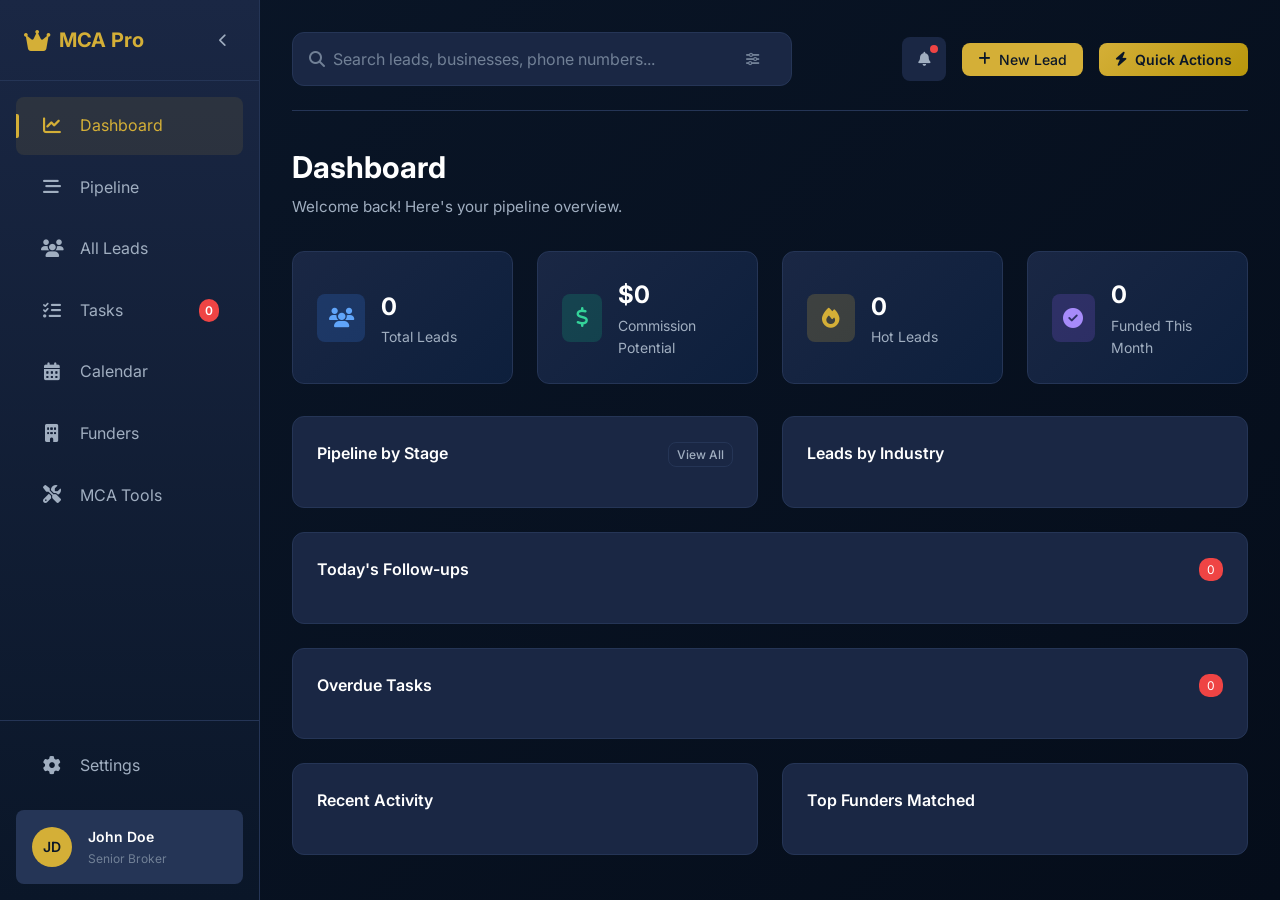
<file: mca-crm-pro/index.html>
<!DOCTYPE html>
<html lang="en">
<head>
    <meta charset="UTF-8">
    <meta name="viewport" content="width=device-width, initial-scale=1.0">
    <title>MCA Pro CRM - Merchant Cash Advance Pipeline Manager</title>
    <link rel="stylesheet" href="styles.css">
    <link href="https://fonts.googleapis.com/css2?family=Inter:wght@300;400;500;600;700&display=swap" rel="stylesheet">
    <link rel="stylesheet" href="https://cdnjs.cloudflare.com/ajax/libs/font-awesome/6.4.0/css/all.min.css">
</head>
<body>
    <div id="app">
        <!-- Sidebar -->
        <aside class="sidebar" id="sidebar">
            <div class="sidebar-header">
                <div class="logo">
                    <i class="fas fa-crown"></i>
                    <span>MCA Pro</span>
                </div>
                <button class="sidebar-toggle" id="sidebarToggle">
                    <i class="fas fa-chevron-left"></i>
                </button>
            </div>
            
            <nav class="sidebar-nav">
                <a href="#" class="nav-item active" data-view="dashboard">
                    <i class="fas fa-chart-line"></i>
                    <span>Dashboard</span>
                </a>
                <a href="#" class="nav-item" data-view="pipeline">
                    <i class="fas fa-stream"></i>
                    <span>Pipeline</span>
                </a>
                <a href="#" class="nav-item" data-view="leads">
                    <i class="fas fa-users"></i>
                    <span>All Leads</span>
                </a>
                <a href="#" class="nav-item" data-view="tasks">
                    <i class="fas fa-tasks"></i>
                    <span>Tasks</span>
                    <span class="badge" id="taskBadge">0</span>
                </a>
                <a href="#" class="nav-item" data-view="calendar">
                    <i class="fas fa-calendar-alt"></i>
                    <span>Calendar</span>
                </a>
                <a href="#" class="nav-item" data-view="funders">
                    <i class="fas fa-building"></i>
                    <span>Funders</span>
                </a>
                <a href="#" class="nav-item" data-view="tools">
                    <i class="fas fa-tools"></i>
                    <span>MCA Tools</span>
                </a>
            </nav>
            
            <div class="sidebar-footer">
                <a href="#" class="nav-item" data-view="settings">
                    <i class="fas fa-cog"></i>
                    <span>Settings</span>
                </a>
                <div class="user-profile">
                    <div class="avatar">JD</div>
                    <div class="user-info">
                        <span class="user-name">John Doe</span>
                        <span class="user-role">Senior Broker</span>
                    </div>
                </div>
            </div>
        </aside>

        <!-- Main Content -->
        <main class="main-content">
            <!-- Top Bar -->
            <header class="top-bar">
                <div class="search-bar">
                    <i class="fas fa-search"></i>
                    <input type="text" id="globalSearch" placeholder="Search leads, businesses, phone numbers...">
                    <button class="search-filter" id="searchFilterBtn">
                        <i class="fas fa-sliders-h"></i>
                    </button>
                </div>
                <div class="top-bar-actions">
                    <button class="btn btn-icon" id="notificationBtn">
                        <i class="fas fa-bell"></i>
                        <span class="notification-dot"></span>
                    </button>
                    <button class="btn btn-primary" id="addLeadBtn">
                        <i class="fas fa-plus"></i>
                        <span>New Lead</span>
                    </button>
                    <button class="btn btn-gold" id="quickActionBtn">
                        <i class="fas fa-bolt"></i>
                        <span>Quick Actions</span>
                    </button>
                </div>
            </header>

            <!-- Dashboard View -->
            <div class="view active" id="dashboardView">
                <div class="page-header">
                    <h1>Dashboard</h1>
                    <p class="subtitle">Welcome back! Here's your pipeline overview.</p>
                </div>

                <div class="dashboard-stats">
                    <div class="stat-card">
                        <div class="stat-icon blue">
                            <i class="fas fa-users"></i>
                        </div>
                        <div class="stat-info">
                            <span class="stat-value" id="totalLeads">0</span>
                            <span class="stat-label">Total Leads</span>
                        </div>
                    </div>
                    <div class="stat-card">
                        <div class="stat-icon green">
                            <i class="fas fa-dollar-sign"></i>
                        </div>
                        <div class="stat-info">
                            <span class="stat-value" id="commissionPotential">$0</span>
                            <span class="stat-label">Commission Potential</span>
                        </div>
                    </div>
                    <div class="stat-card">
                        <div class="stat-icon gold">
                            <i class="fas fa-fire"></i>
                        </div>
                        <div class="stat-info">
                            <span class="stat-value" id="hotLeads">0</span>
                            <span class="stat-label">Hot Leads</span>
                        </div>
                    </div>
                    <div class="stat-card">
                        <div class="stat-icon purple">
                            <i class="fas fa-check-circle"></i>
                        </div>
                        <div class="stat-info">
                            <span class="stat-value" id="fundedDeals">0</span>
                            <span class="stat-label">Funded This Month</span>
                        </div>
                    </div>
                </div>

                <div class="dashboard-grid">
                    <div class="dashboard-card">
                        <div class="card-header">
                            <h3>Pipeline by Stage</h3>
                            <button class="btn btn-sm btn-ghost" data-view="pipeline">View All</button>
                        </div>
                        <div class="pipeline-chart" id="pipelineChart">
                            <!-- Dynamic content -->
                        </div>
                    </div>

                    <div class="dashboard-card">
                        <div class="card-header">
                            <h3>Leads by Industry</h3>
                        </div>
                        <div class="industry-chart" id="industryChart">
                            <!-- Dynamic content -->
                        </div>
                    </div>

                    <div class="dashboard-card wide">
                        <div class="card-header">
                            <h3>Today's Follow-ups</h3>
                            <span class="badge" id="todayFollowupsCount">0</span>
                        </div>
                        <div class="followups-list" id="todayFollowups">
                            <!-- Dynamic content -->
                        </div>
                    </div>

                    <div class="dashboard-card wide">
                        <div class="card-header">
                            <h3>Overdue Tasks</h3>
                            <span class="badge red" id="overdueTasksCount">0</span>
                        </div>
                        <div class="tasks-list" id="overdueTasks">
                            <!-- Dynamic content -->
                        </div>
                    </div>

                    <div class="dashboard-card">
                        <div class="card-header">
                            <h3>Recent Activity</h3>
                        </div>
                        <div class="activity-list" id="recentActivity">
                            <!-- Dynamic content -->
                        </div>
                    </div>

                    <div class="dashboard-card">
                        <div class="card-header">
                            <h3>Top Funders Matched</h3>
                        </div>
                        <div class="funders-list" id="topFunders">
                            <!-- Dynamic content -->
                        </div>
                    </div>
                </div>
            </div>

            <!-- Pipeline View -->
            <div class="view" id="pipelineView">
                <div class="page-header">
                    <h1>Sales Pipeline</h1>
                    <p class="subtitle">Manage your MCA deals through the funding process.</p>
                </div>

                <div class="pipeline-controls">
                    <div class="filter-bar">
                        <select id="pipelineFilter" class="form-select">
                            <option value="all">All Leads</option>
                            <option value="hot">Hot Leads Only</option>
                            <option value="warm">Warm Leads</option>
                            <option value="cold">Cold Leads</option>
                        </select>
                        <select id="pipelineIndustryFilter" class="form-select">
                            <option value="all">All Industries</option>
                        </select>
                        <select id="pipelineStateFilter" class="form-select">
                            <option value="all">All States</option>
                        </select>
                    </div>
                    <div class="pipeline-actions">
                        <button class="btn btn-secondary" id="pipelineBulkAction">
                            <i class="fas fa-layer-group"></i>
                            Bulk Actions
                        </button>
                    </div>
                </div>

                <div class="pipeline-board" id="pipelineBoard">
                    <!-- Pipeline columns will be generated dynamically -->
                </div>
            </div>

            <!-- Leads List View -->
            <div class="view" id="leadsView">
                <div class="page-header">
                    <h1>All Leads</h1>
                    <p class="subtitle">Manage your complete lead database.</p>
                </div>

                <div class="leads-controls">
                    <div class="filter-bar">
                        <div class="search-input">
                            <i class="fas fa-search"></i>
                            <input type="text" id="leadsSearch" placeholder="Search by name, business, phone...">
                        </div>
                        <select id="leadsStageFilter" class="form-select">
                            <option value="all">All Stages</option>
                        </select>
                        <select id="leadsIndustryFilter" class="form-select">
                            <option value="all">All Industries</option>
                        </select>
                        <select id="leadsSort" class="form-select">
                            <option value="newest">Newest First</option>
                            <option value="revenue">Highest Revenue</option>
                            <option value="score">Lead Score</option>
                            <option value="name">Business Name</option>
                        </select>
                    </div>
                    <div class="leads-actions">
                        <button class="btn btn-secondary" id="exportLeadsBtn">
                            <i class="fas fa-download"></i>
                            Export CSV
                        </button>
                        <button class="btn btn-secondary" id="importLeadsBtn">
                            <i class="fas fa-upload"></i>
                            Import
                        </button>
                    </div>
                </div>

                <div class="leads-table-container">
                    <table class="leads-table" id="leadsTable">
                        <thead>
                            <tr>
                                <th><input type="checkbox" id="selectAllLeads"></th>
                                <th>Business</th>
                                <th>Contact</th>
                                <th>Revenue</th>
                                <th>Stage</th>
                                <th>Score</th>
                                <th>Temp</th>
                                <th>Last Contact</th>
                                <th>Actions</th>
                            </tr>
                        </thead>
                        <tbody id="leadsTableBody">
                            <!-- Dynamic content -->
                        </tbody>
                    </table>
                </div>

                <div class="pagination" id="leadsPagination">
                    <!-- Dynamic pagination -->
                </div>
            </div>

            <!-- Tasks View -->
            <div class="view" id="tasksView">
                <div class="page-header">
                    <h1>Tasks & Follow-ups</h1>
                    <p class="subtitle">Stay on top of your daily activities.</p>
                </div>

                <div class="tasks-container">
                    <div class="tasks-sidebar">
                        <button class="btn btn-primary btn-block" id="addTaskBtn">
                            <i class="fas fa-plus"></i>
                            Add Task
                        </button>
                        <div class="task-filters">
                            <button class="task-filter active" data-filter="all">
                                <i class="fas fa-inbox"></i>
                                All Tasks
                                <span class="count" id="allTasksCount">0</span>
                            </button>
                            <button class="task-filter" data-filter="today">
                                <i class="fas fa-calendar-day"></i>
                                Today
                                <span class="count" id="todayTasksCount">0</span>
                            </button>
                            <button class="task-filter" data-filter="upcoming">
                                <i class="fas fa-calendar-week"></i>
                                Upcoming
                                <span class="count" id="upcomingTasksCount">0</span>
                            </button>
                            <button class="task-filter" data-filter="overdue">
                                <i class="fas fa-exclamation-triangle"></i>
                                Overdue
                                <span class="count" id="overdueTasksCount2">0</span>
                            </button>
                            <button class="task-filter" data-filter="completed">
                                <i class="fas fa-check"></i>
                                Completed
                                <span class="count" id="completedTasksCount">0</span>
                            </button>
                        </div>
                    </div>
                    <div class="tasks-content">
                        <div class="tasks-list" id="tasksList">
                            <!-- Dynamic content -->
                        </div>
                    </div>
                </div>
            </div>

            <!-- Tools View -->
            <div class="view" id="toolsView">
                <div class="page-header">
                    <h1>MCA Tools</h1>
                    <p class="subtitle">Professional tools for MCA brokers.</p>
                </div>

                <div class="tools-grid">
                    <div class="tool-card" id="fundingCalculatorTool">
                        <div class="tool-icon">
                            <i class="fas fa-calculator"></i>
                        </div>
                        <h3>Funding Calculator</h3>
                        <p>Estimate approval amounts and terms based on revenue and credit profile.</p>
                        <button class="btn btn-primary">Open Calculator</button>
                    </div>

                    <div class="tool-card" id="funderMatcherTool">
                        <div class="tool-icon">
                            <i class="fas fa-handshake"></i>
                        </div>
                        <h3>Funder Matcher</h3>
                        <p>Find the best funders for any lead based on their profile and needs.</p>
                        <button class="btn btn-primary">Match Funders</button>
                    </div>

                    <div class="tool-card" id="commissionEstimatorTool">
                        <div class="tool-icon">
                            <i class="fas fa-money-bill-wave"></i>
                        </div>
                        <h3>Commission Estimator</h3>
                        <p>Calculate potential commission on deals based on funding amounts.</p>
                        <button class="btn btn-primary">Calculate</button>
                    </div>

                    <div class="tool-card" id="documentChecklistTool">
                        <div class="tool-icon">
                            <i class="fas fa-clipboard-check"></i>
                        </div>
                        <h3>Document Checklist</h3>
                        <p>Generate required documents checklist based on deal stage and funder.</p>
                        <button class="btn btn-primary">Generate Checklist</button>
                    </div>

                    <div class="tool-card" id="objectionHandlerTool">
                        <div class="tool-icon">
                            <i class="fas fa-comments"></i>
                        </div>
                        <h3>Objection Handler</h3>
                        <p>Quick responses to common objections from business owners.</p>
                        <button class="btn btn-primary">View Responses</button>
                    </div>

                    <div class="tool-card" id="emailTemplatesTool">
                        <div class="tool-icon">
                            <i class="fas fa-envelope-open-text"></i>
                        </div>
                        <h3>Email Templates</h3>
                        <p>Proven email templates for cold outreach, follow-ups, and applications.</p>
                        <button class="btn btn-primary">View Templates</button>
                    </div>
                </div>
            </div>
        </main>
    </div>

    <!-- Lead Detail Modal -->
    <div class="modal" id="leadModal">
        <div class="modal-content modal-xl">
            <div class="modal-header">
                <h2 id="leadModalTitle">Lead Details</h2>
                <button class="modal-close" id="closeLeadModal">
                    <i class="fas fa-times"></i>
                </button>
            </div>
            <div class="modal-body">
                <div class="lead-detail-layout">
                    <div class="lead-detail-main">
                        <div class="lead-header">
                            <div class="lead-title-section">
                                <h1 id="leadBusinessName">Business Name</h1>
                                <div class="lead-tags" id="leadTags">
                                    <!-- Dynamic tags -->
                                </div>
                            </div>
                            <div class="lead-score" id="leadScoreBadge">
                                <span class="score-value">75</span>
                                <span class="score-label">Score</span>
                            </div>
                        </div>

                        <div class="lead-quick-actions">
                            <button class="quick-action-btn" id="leadCallBtn">
                                <i class="fas fa-phone"></i>
                                <span>Call</span>
                            </button>
                            <button class="quick-action-btn" id="leadEmailBtn">
                                <i class="fas fa-envelope"></i>
                                <span>Email</span>
                            </button>
                            <button class="quick-action-btn" id="leadTextBtn">
                                <i class="fas fa-comment"></i>
                                <span>Text</span>
                            </button>
                            <button class="quick-action-btn" id="leadScheduleBtn">
                                <i class="fas fa-calendar"></i>
                                <span>Schedule</span>
                            </button>
                        </div>

                        <div class="lead-info-grid">
                            <div class="info-card">
                                <h4>Contact Information</h4>
                                <div class="info-item">
                                    <span class="info-label">Owner</span>
                                    <span class="info-value" id="leadOwnerName">-</span>
                                </div>
                                <div class="info-item">
                                    <span class="info-label">Phone</span>
                                    <span class="info-value" id="leadPhone">-</span>
                                </div>
                                <div class="info-item">
                                    <span class="info-label">Email</span>
                                    <span class="info-value" id="leadEmail">-</span>
                                </div>
                                <div class="info-item">
                                    <span class="info-label">Address</span>
                                    <span class="info-value" id="leadAddress">-</span>
                                </div>
                            </div>

                            <div class="info-card">
                                <h4>Business Details</h4>
                                <div class="info-item">
                                    <span class="info-label">Industry</span>
                                    <span class="info-value" id="leadIndustry">-</span>
                                </div>
                                <div class="info-item">
                                    <span class="info-label">Monthly Revenue</span>
                                    <span class="info-value" id="leadRevenue">-</span>
                                </div>
                                <div class="info-item">
                                    <span class="info-label">Years in Business</span>
                                    <span class="info-value" id="leadYearsInBusiness">-</span>
                                </div>
                                <div class="info-item">
                                    <span class="info-label">State</span>
                                    <span class="info-value" id="leadState">-</span>
                                </div>
                            </div>

                            <div class="info-card">
                                <h4>Funding Requirements</h4>
                                <div class="info-item">
                                    <span class="info-label">Amount Requested</span>
                                    <span class="info-value" id="leadFundingAmount">-</span>
                                </div>
                                <div class="info-item">
                                    <span class="info-label">Use of Funds</span>
                                    <span class="info-value" id="leadUseOfFunds">-</span>
                                </div>
                                <div class="info-item">
                                    <span class="info-label">Urgency</span>
                                    <span class="info-value" id="leadUrgency">-</span>
                                </div>
                                <div class="info-item">
                                    <span class="info-label">Source</span>
                                    <span class="info-value" id="leadSource">-</span>
                                </div>
                            </div>

                            <div class="info-card expert-fields">
                                <h4>MCA Expert Fields</h4>
                                <div class="info-item">
                                    <span class="info-label">Daily Bank Balance</span>
                                    <span class="info-value" id="leadBankBalance">-</span>
                                </div>
                                <div class="info-item">
                                    <span class="info-label">Current Processor</span>
                                    <span class="info-value" id="leadProcessor">-</span>
                                </div>
                                <div class="info-item">
                                    <span class="info-label">Existing MCAs</span>
                                    <span class="info-value" id="leadExistingMCAs">-</span>
                                </div>
                                <div class="info-item">
                                    <span class="info-label">NSF/Neg Days</span>
                                    <span class="info-value" id="leadNSF">-</span>
                                </div>
                                <div class="info-item">
                                    <span class="info-label">Personal Credit</span>
                                    <span class="info-value" id="leadPersonalCredit">-</span>
                                </div>
                                <div class="info-item">
                                    <span class="info-label">Business Credit</span>
                                    <span class="info-value" id="leadBusinessCredit">-</span>
                                </div>
                                <div class="info-item">
                                    <span class="info-label">CC Volume/Month</span>
                                    <span class="info-value" id="leadCCVolume">-</span>
                                </div>
                            </div>
                        </div>

                        <div class="lead-tabs">
                            <div class="tabs-header">
                                <button class="tab-btn active" data-tab="notes">Notes</button>
                                <button class="tab-btn" data-tab="calls">Call Logs</button>
                                <button class="tab-btn" data-tab="emails">Emails</button>
                                <button class="tab-btn" data-tab="tasks">Tasks</button>
                                <button class="tab-btn" data-tab="documents">Documents</button>
                                <button class="tab-btn" data-tab="funders">Funder Matches</button>
                            </div>
                            <div class="tabs-content">
                                <div class="tab-panel active" id="notesPanel">
                                    <div class="notes-list" id="notesList"></div>
                                    <div class="note-input">
                                        <textarea id="newNoteText" placeholder="Add a note..."></textarea>
                                        <button class="btn btn-primary" id="addNoteBtn">Add Note</button>
                                    </div>
                                </div>
                                <div class="tab-panel" id="callsPanel">
                                    <div class="calls-list" id="callsList"></div>
                                    <button class="btn btn-secondary" id="logCallBtn">Log Call</button>
                                </div>
                                <div class="tab-panel" id="emailsPanel">
                                    <div class="emails-list" id="emailsList"></div>
                                    <button class="btn btn-secondary" id="sendEmailBtn">Send Email</button>
                                </div>
                                <div class="tab-panel" id="tasksPanel">
                                    <div class="tasks-list" id="leadTasksList"></div>
                                    <button class="btn btn-secondary" id="addLeadTaskBtn">Add Task</button>
                                </div>
                                <div class="tab-panel" id="documentsPanel">
                                    <div class="documents-list" id="documentsList"></div>
                                    <button class="btn btn-secondary" id="uploadDocBtn">Upload Document</button>
                                </div>
                                <div class="tab-panel" id="fundersPanel">
                                    <div class="funder-matches" id="funderMatches"></div>
                                </div>
                            </div>
                        </div>
                    </div>

                    <div class="lead-detail-sidebar">
                        <div class="stage-card">
                            <h4>Current Stage</h4>
                            <select id="leadStageSelect" class="form-select">
                                <option value="new_lead">New Lead</option>
                                <option value="contacted">Contacted</option>
                                <option value="qualified">Qualified</option>
                                <option value="application_sent">Application Sent</option>
                                <option value="submitted_to_funder">Submitted to Funder</option>
                                <option value="approved">Approved</option>
                                <option value="funded">Funded</option>
                                <option value="closed_won">Closed Won</option>
                                <option value="closed_lost">Closed Lost</option>
                                <option value="follow_up">Follow-up</option>
                            </select>
                            <button class="btn btn-primary btn-block" id="updateStageBtn">Update Stage</button>
                        </div>

                        <div class="follow-up-card">
                            <h4>Follow-up</h4>
                            <input type="datetime-local" id="followUpDate" class="form-input">
                            <button class="btn btn-secondary btn-block" id="setFollowUpBtn">Set Reminder</button>
                        </div>

                        <div class="actions-card">
                            <h4>Quick Actions</h4>
                            <button class="btn btn-gold btn-block" id="sendApplicationBtn">
                                <i class="fas fa-file-alt"></i>
                                Send Application
                            </button>
                            <button class="btn btn-secondary btn-block" id="matchFunderBtn">
                                <i class="fas fa-handshake"></i>
                                Match Funder
                            </button>
                            <button class="btn btn-secondary btn-block" id="fundingCalcBtn">
                                <i class="fas fa-calculator"></i>
                                Funding Calculator
                            </button>
                            <button class="btn btn-secondary btn-block" id="commissionEstBtn">
                                <i class="fas fa-dollar-sign"></i>
                                Estimate Commission
                            </button>
                        </div>
                    </div>
                </div>
            </div>
        </div>
    </div>

    <!-- New Lead Modal -->
    <div class="modal" id="newLeadModal">
        <div class="modal-content">
            <div class="modal-header">
                <h2>Add New Lead</h2>
                <button class="modal-close" id="closeNewLeadModal">
                    <i class="fas fa-times"></i>
                </button>
            </div>
            <div class="modal-body">
                <form id="newLeadForm">
                    <div class="form-grid">
                        <div class="form-group">
                            <label>Business Name *</label>
                            <input type="text" name="business_name" required class="form-input">
                        </div>
                        <div class="form-group">
                            <label>Contact Name</label>
                            <input type="text" name="contact_name" class="form-input">
                        </div>
                        <div class="form-group">
                            <label>Phone</label>
                            <input type="tel" name="phone" class="form-input">
                        </div>
                        <div class="form-group">
                            <label>Email</label>
                            <input type="email" name="email" class="form-input">
                        </div>
                        <div class="form-group">
                            <label>Industry</label>
                            <select name="industry" class="form-select">
                                <option value="">Select Industry</option>
                                <option value="Trucking">Trucking</option>
                                <option value="Construction">Construction</option>
                                <option value="Restaurant">Restaurant</option>
                                <option value="Retail">Retail</option>
                                <option value="Healthcare">Healthcare</option>
                                <option value="Manufacturing">Manufacturing</option>
                                <option value="Technology">Technology</option>
                                <option value="Professional Services">Professional Services</option>
                                <option value="Distribution">Distribution</option>
                                <option value="Financial Services">Financial Services</option>
                                <option value="Other">Other</option>
                            </select>
                        </div>
                        <div class="form-group">
                            <label>State</label>
                            <select name="state" class="form-select">
                                <option value="">Select State</option>
                                <option value="AL">Alabama</option>
                                <option value="AK">Alaska</option>
                                <option value="AZ">Arizona</option>
                                <option value="AR">Arkansas</option>
                                <option value="CA">California</option>
                                <option value="CO">Colorado</option>
                                <option value="CT">Connecticut</option>
                                <option value="DE">Delaware</option>
                                <option value="FL">Florida</option>
                                <option value="GA">Georgia</option>
                                <option value="TX">Texas</option>
                                <option value="NY">New York</option>
                            </select>
                        </div>
                        <div class="form-group">
                            <label>Monthly Revenue</label>
                            <input type="number" name="monthly_revenue" class="form-input">
                        </div>
                        <div class="form-group">
                            <label>Years in Business</label>
                            <input type="number" name="years_in_business" class="form-input">
                        </div>
                        <div class="form-group">
                            <label>Funding Amount Needed</label>
                            <input type="number" name="funding_amount" class="form-input">
                        </div>
                        <div class="form-group">
                            <label>Urgency</label>
                            <select name="temperature" class="form-select">
                                <option value="WARM">Warm</option>
                                <option value="HOT">Hot</option>
                                <option value="COLD">Cold</option>
                            </select>
                        </div>
                    </div>
                    <div class="form-actions">
                        <button type="button" class="btn btn-ghost" id="cancelNewLead">Cancel</button>
                        <button type="submit" class="btn btn-primary">Save Lead</button>
                    </div>
                </form>
            </div>
        </div>
    </div>

    <!-- Funding Calculator Modal -->
    <div class="modal" id="fundingCalculatorModal">
        <div class="modal-content">
            <div class="modal-header">
                <h2>Funding Calculator</h2>
                <button class="modal-close" id="closeFundingCalculator">
                    <i class="fas fa-times"></i>
                </button>
            </div>
            <div class="modal-body">
                <div class="calculator-form">
                    <div class="form-group">
                        <label>Monthly Revenue</label>
                        <input type="number" id="calcRevenue" class="form-input" placeholder="e.g. 50000">
                    </div>
                    <div class="form-group">
                        <label>Years in Business</label>
                        <input type="number" id="calcYears" class="form-input" placeholder="e.g. 3">
                    </div>
                    <div class="form-group">
                        <label>Average Daily Bank Balance</label>
                        <input type="number" id="calcBankBalance" class="form-input" placeholder="e.g. 5000">
                    </div>
                    <div class="form-group">
                        <label>Credit Score Range</label>
                        <select id="calcCreditScore" class="form-select">
                            <option value="excellent">Excellent (750+)</option>
                            <option value="good">Good (700-749)</option>
                            <option value="fair">Fair (650-699)</option>
                            <option value="poor">Poor (600-649)</option>
                            <option value="bad">Bad (< 600)</option>
                        </select>
                    </div>
                    <div class="form-group">
                        <label>Industry Risk</label>
                        <select id="calcIndustry" class="form-select">
                            <option value="low">Low Risk</option>
                            <option value="medium">Medium Risk</option>
                            <option value="high">High Risk</option>
                        </select>
                    </div>
                    <button class="btn btn-primary btn-block" id="calculateFunding">Calculate</button>
                </div>
                <div class="calculator-results" id="calculatorResults" style="display: none;">
                    <h3>Estimated Offers</h3>
                    <div class="result-cards">
                        <div class="result-card">
                            <span class="result-label">Max Approval</span>
                            <span class="result-value" id="maxApproval">-</span>
                        </div>
                        <div class="result-card">
                            <span class="result-label">Typical Term</span>
                            <span class="result-value" id="typicalTerm">-</span>
                        </div>
                        <div class="result-card">
                            <span class="result-label">Factor Rate Range</span>
                            <span class="result-value" id="factorRate">-</span>
                        </div>
                        <div class="result-card">
                            <span class="result-label">Daily Payment Est.</span>
                            <span class="result-value" id="dailyPayment">-</span>
                        </div>
                    </div>
                </div>
            </div>
        </div>
    </div>

    <!-- Funder Matcher Modal -->
    <div class="modal" id="funderMatcherModal">
        <div class="modal-content modal-lg">
            <div class="modal-header">
                <h2>Funder Matcher</h2>
                <button class="modal-close" id="closeFunderMatcher">
                    <i class="fas fa-times"></i>
                </button>
            </div>
            <div class="modal-body">
                <p class="matcher-intro">Find the best funders for your lead based on their profile.</p>
                <div class="matcher-filters">
                    <select id="matcherLeadSelect" class="form-select">
                        <option value="">Select a lead...</option>
                    </select>
                </div>
                <div class="matcher-results" id="matcherResults">
                    <!-- Dynamic funder matches -->
                </div>
            </div>
        </div>
    </div>

    <!-- Email Templates Modal -->
    <div class="modal" id="emailTemplatesModal">
        <div class="modal-content modal-lg">
            <div class="modal-header">
                <h2>Email Templates</h2>
                <button class="modal-close" id="closeEmailTemplates">
                    <i class="fas fa-times"></i>
                </button>
            </div>
            <div class="modal-body">
                <div class="templates-list">
                    <div class="template-card" data-template="cold">
                        <h4>Cold Outreach</h4>
                        <p>Initial contact email for new leads.</p>
                        <button class="btn btn-sm btn-secondary view-template">View Template</button>
                    </div>
                    <div class="template-card" data-template="followup">
                        <h4>Follow-up</h4>
                        <p>Gentle follow-up after initial contact.</p>
                        <button class="btn btn-sm btn-secondary view-template">View Template</button>
                    </div>
                    <div class="template-card" data-template="application">
                        <h4>Application Request</h4>
                        <p>Request application and documentation.</p>
                        <button class="btn btn-sm btn-secondary view-template">View Template</button>
                    </div>
                    <div class="template-card" data-template="approval">
                        <h4>Approval Notice</h4>
                        <p>Congratulations on approval email.</p>
                        <button class="btn btn-sm btn-secondary view-template">View Template</button>
                    </div>
                    <div class="template-card" data-template="funded">
                        <h4>Funded Celebration</h4>
                        <p>Deal funded confirmation and next steps.</p>
                        <button class="btn btn-sm btn-secondary view-template">View Template</button>
                    </div>
                </div>
                <div class="template-preview" id="templatePreview" style="display: none;">
                    <h4 id="templatePreviewTitle">Template Preview</h4>
                    <textarea id="templateContent" class="form-textarea" rows="15"></textarea>
                    <div class="template-actions">
                        <button class="btn btn-secondary" id="copyTemplate">Copy to Clipboard</button>
                        <button class="btn btn-primary" id="useTemplate">Use This Template</button>
                    </div>
                </div>
            </div>
        </div>
    </div>

    <!-- Objection Handler Modal -->
    <div class="modal" id="objectionHandlerModal">
        <div class="modal-content modal-lg">
            <div class="modal-header">
                <h2>Objection Handler</h2>
                <button class="modal-close" id="closeObjectionHandler">
                    <i class="fas fa-times"></i>
                </button>
            </div>
            <div class="modal-body">
                <div class="objections-list">
                    <div class="objection-item" data-objection="rate">
                        <h4><i class="fas fa-percentage"></i> "Your rates are too high"</h4>
                        <div class="objection-response" style="display: none;">
                            <p>I completely understand your concern about rates. Let me put this in perspective - while our rates may be higher than traditional bank loans, we offer:</p>
                            <ul>
                                <li>No collateral required</li>
                                <li>Approval in 24-48 hours vs. weeks/months</li>
                                <li>No personal guarantee in many cases</li>
                                <li>Flexible credit requirements</li>
                            </ul>
                            <p>What's your current situation with traditional financing? I'd be happy to show you a comparison.</p>
                        </div>
                    </div>
                    <div class="objection-item" data-objection="time">
                        <h4><i class="fas fa-clock"></i> "I need to think about it"</h4>
                        <div class="objection-response" style="display: none;">
                            <p>Of course, this is an important decision. May I ask what specific aspects you'd like to think over? I'm here to provide any additional information you need.</p>
                            <p>Also, just so you know - our pre-approval holds for 30 days, but funding rates can change. Would it help if I sent you a written summary of everything we discussed?</p>
                        </div>
                    </div>
                    <div class="objection-item" data-objection="bank">
                        <h4><i class="fas fa-university"></i> "I'm waiting on the bank"</h4>
                        <div class="objection-response" style="display: none;">
                            <p>I understand - banks can take a long time. How long have you been waiting, if you don't mind me asking?</p>
                            <p>Here's what many business owners do: they use our funding as bridge capital while waiting for bank approval. This way you don't miss opportunities. Once your bank loan comes through, you can pay us off early with no penalty.</p>
                            <p>Would that approach work for your situation?</p>
                        </div>
                    </div>
                    <div class="objection-item" data-objection="documents">
                        <h4><i class="fas fa-file-alt"></i> "That's a lot of documents"</h4>
                        <div class="objection-response" style="display: none;">
                            <p>I know it seems like a lot, but here's why each one matters - and the good news is we handle most of the heavy lifting:</p>
                            <ul>
                                <li>Bank statements: Show your business cash flow (we need just 3 months)</li>
                                <li>Application: Basic business info (takes 5 minutes)</li>
                                <li>Voided check: For funding deposit</li>
                            </ul>
                            <p>I can walk you through each step, and our online portal makes uploading documents simple. Many clients complete everything in under 30 minutes.</p>
                        </div>
                    </div>
                    <div class="objection-item" data-objection="competitor">
                        <h4><i class="fas fa-building"></i> "Your competitor offered better terms"</h4>
                        <div class="objection-response" style="display: none;">
                            <p>I appreciate you being upfront about that. Before you decide, may I ask - did they provide a written offer, or was this a verbal quote?</p>
                            <p>Sometimes initial quotes change during underwriting. I'd be happy to review their offer with you and see if we can match or beat it. We have relationships with 50+ funders, so we can often find better terms.</p>
                            <p>Would you be open to sharing their proposal so I can see if we can do better?</p>
                        </div>
                    </div>
                    <div class="objection-item" data-objection="notnow">
                        <h4><i class="fas fa-calendar-times"></i> "I don't need funding right now"</h4>
                        <div class="objection-response" style="display: none;">
                            <p>That's actually a great position to be in! Many successful business owners get approved for capital before they need it. Here's why:</p>
                            <ul>
                                <li>You can secure better terms when you're not desperate</li>
                                <li>Opportunities come up unexpectedly - having capital ready is powerful</li>
                                <li>It doesn't cost anything to get approved and not use it immediately</li>
                            </ul>
                            <p>Would it make sense to at least get you pre-approved so you have options ready?</p>
                        </div>
                    </div>
                </div>
            </div>
        </div>
    </div>

    <!-- Document Checklist Modal -->
    <div class="modal" id="documentChecklistModal">
        <div class="modal-content">
            <div class="modal-header">
                <h2>Document Checklist</h2>
                <button class="modal-close" id="closeDocumentChecklist">
                    <i class="fas fa-times"></i>
                </button>
            </div>
            <div class="modal-body">
                <div class="checklist-form">
                    <div class="form-group">
                        <label>Deal Stage</label>
                        <select id="checklistStage" class="form-select">
                            <option value="new_lead">New Lead</option>
                            <option value="qualified">Qualified</option>
                            <option value="application_sent">Application Sent</option>
                            <option value="submitted_to_funder">Submitted to Funder</option>
                        </select>
                    </div>
                    <div class="form-group">
                        <label>Selected Funder</label>
                        <select id="checklistFunder" class="form-select">
                            <option value="">Select Funder (optional)</option>
                            <option value="liberty">Liberty Funding</option>
                            <option value="rapid">Rapid Capital</option>
                            <option value="signature">Signature Capital</option>
                            <option value=" pearl">Pearl Funding</option>
                        </select>
                    </div>
                    <button class="btn btn-primary" id="generateChecklist">Generate Checklist</button>
                </div>
                <div class="checklist-results" id="checklistResults" style="display: none;">
                    <!-- Dynamic checklist -->
                </div>
            </div>
        </div>
    </div>

    <!-- Toast Notifications -->
    <div class="toast-container" id="toastContainer"></div>

    <script src="app.js"></script>
</body>
</html>
</file>
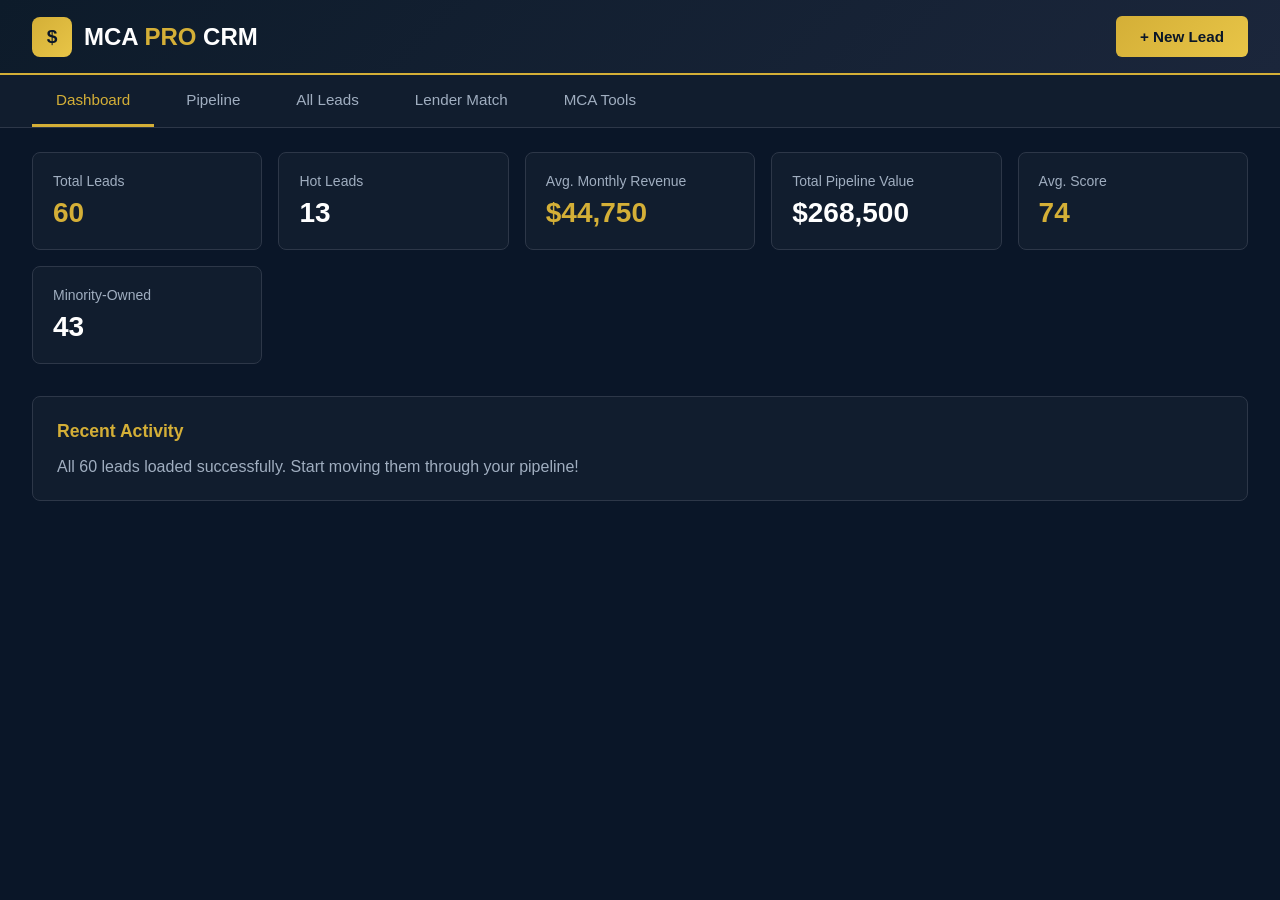
<file: mca-crm-simple/index.html>
<!DOCTYPE html>
<html lang="en">
<head>
    <meta charset="UTF-8">
    <meta name="viewport" content="width=device-width, initial-scale=1.0">
    <title>MCA Pro CRM</title>
    <style>
        * { margin: 0; padding: 0; box-sizing: border-box; }
        :root {
            --bg-dark: #0a1628;
            --bg-card: #111d2e;
            --bg-hover: #1a2940;
            --gold: #d4af37;
            --gold-light: #e8c547;
            --text-white: #ffffff;
            --text-gray: #a0aec0;
            --border: #2d3748;
            --success: #48bb78;
            --warning: #ed8936;
            --danger: #f56565;
        }
        body {
            font-family: -apple-system, BlinkMacSystemFont, 'Segoe UI', Roboto, Oxygen, Ubuntu, sans-serif;
            background-color: var(--bg-dark);
            color: var(--text-white);
            min-height: 100vh;
        }
        .header {
            background: linear-gradient(135deg, #0d1b2a 0%, #1b263b 100%);
            border-bottom: 2px solid var(--gold);
            padding: 1rem 2rem;
            display: flex;
            justify-content: space-between;
            align-items: center;
        }
        .logo { display: flex; align-items: center; gap: 0.75rem; }
        .logo-icon {
            width: 40px; height: 40px;
            background: linear-gradient(135deg, var(--gold) 0%, var(--gold-light) 100%);
            border-radius: 8px;
            display: flex; align-items: center; justify-content: center;
            font-weight: bold; color: var(--bg-dark); font-size: 1.2rem;
        }
        .logo-text { font-size: 1.5rem; font-weight: 700; }
        .logo-text span { color: var(--gold); }
        .btn-primary {
            background: linear-gradient(135deg, var(--gold) 0%, var(--gold-light) 100%);
            color: var(--bg-dark);
            border: none;
            padding: 0.75rem 1.5rem;
            border-radius: 6px;
            font-weight: 600;
            cursor: pointer;
            transition: all 0.2s;
            font-size: 0.95rem;
        }
        .btn-primary:hover { transform: translateY(-1px); box-shadow: 0 4px 12px rgba(212, 175, 55, 0.3); }
        .btn-secondary {
            background: transparent;
            color: var(--gold);
            border: 1px solid var(--gold);
            padding: 0.75rem 1.5rem;
            border-radius: 6px;
            font-weight: 600;
            cursor: pointer;
            transition: all 0.2s;
            font-size: 0.95rem;
        }
        .btn-secondary:hover { background: var(--gold); color: var(--bg-dark); }
        .nav {
            background: var(--bg-card);
            border-bottom: 1px solid var(--border);
            padding: 0 2rem;
            display: flex;
            gap: 0.5rem;
        }
        .nav-tab {
            padding: 1rem 1.5rem;
            background: transparent;
            border: none;
            color: var(--text-gray);
            font-size: 0.95rem;
            font-weight: 500;
            cursor: pointer;
            border-bottom: 3px solid transparent;
            transition: all 0.2s;
        }
        .nav-tab:hover { color: var(--text-white); }
        .nav-tab.active { color: var(--gold); border-bottom-color: var(--gold); }
        .main { padding: 1.5rem 2rem; }
        .tab-content { display: none; }
        .tab-content.active { display: block; }
        .stats-grid {
            display: grid;
            grid-template-columns: repeat(auto-fit, minmax(200px, 1fr));
            gap: 1rem;
            margin-bottom: 2rem;
        }
        .stat-card {
            background: var(--bg-card);
            border: 1px solid var(--border);
            border-radius: 8px;
            padding: 1.25rem;
        }
        .stat-label { color: var(--text-gray); font-size: 0.875rem; margin-bottom: 0.5rem; }
        .stat-value { font-size: 1.75rem; font-weight: 700; }
        .stat-value.gold { color: var(--gold); }
        .pipeline {
            display: grid;
            grid-template-columns: repeat(5, 1fr);
            gap: 1rem;
            overflow-x: auto;
            padding-bottom: 1rem;
        }
        @media (max-width: 1200px) {
            .pipeline { grid-template-columns: repeat(5, 280px); }
        }
        .pipeline-column {
            background: var(--bg-card);
            border: 1px solid var(--border);
            border-radius: 8px;
            min-height: 500px;
        }
        .column-header {
            padding: 1rem;
            border-bottom: 1px solid var(--border);
            display: flex;
            justify-content: space-between;
            align-items: center;
        }
        .column-title { font-weight: 600; font-size: 0.95rem; }
        .column-count {
            background: var(--bg-dark);
            color: var(--gold);
            padding: 0.25rem 0.75rem;
            border-radius: 12px;
            font-size: 0.875rem;
            font-weight: 600;
        }
        .column-content { padding: 0.75rem; min-height: 400px; }
        .lead-card {
            background: var(--bg-dark);
            border: 1px solid var(--border);
            border-radius: 6px;
            padding: 1rem;
            margin-bottom: 0.75rem;
            cursor: pointer;
            transition: all 0.2s;
        }
        .lead-card:hover { border-color: var(--gold); transform: translateY(-2px); }
        .lead-name { font-weight: 600; font-size: 0.95rem; margin-bottom: 0.5rem; }
        .lead-meta { display: flex; flex-direction: column; gap: 0.35rem; font-size: 0.85rem; color: var(--text-gray); }
        .lead-meta-row { display: flex; justify-content: space-between; align-items: center; }
        .lead-revenue { color: var(--gold); font-weight: 600; }
        .lead-industry { background: var(--bg-card); padding: 0.2rem 0.5rem; border-radius: 4px; font-size: 0.75rem; }
        .lead-contact { font-size: 0.8rem; }
        .lead-score {
            display: inline-block;
            padding: 0.2rem 0.5rem;
            border-radius: 4px;
            font-size: 0.75rem;
            font-weight: 600;
        }
        .score-hot { background: rgba(245, 101, 101, 0.2); color: var(--danger); }
        .score-warm { background: rgba(237, 137, 54, 0.2); color: var(--warning); }
        .score-cold { background: rgba(160, 174, 192, 0.2); color: var(--text-gray); }
        .leads-table {
            width: 100%;
            border-collapse: collapse;
            background: var(--bg-card);
            border-radius: 8px;
            overflow: hidden;
        }
        .leads-table th, .leads-table td {
            padding: 1rem;
            text-align: left;
            border-bottom: 1px solid var(--border);
        }
        .leads-table th {
            background: var(--bg-dark);
            font-weight: 600;
            color: var(--gold);
            font-size: 0.875rem;
            text-transform: uppercase;
        }
        .leads-table tr:hover { background: var(--bg-hover); }
        .tools-grid {
            display: grid;
            grid-template-columns: repeat(auto-fit, minmax(300px, 1fr));
            gap: 1.5rem;
        }
        .tool-card {
            background: var(--bg-card);
            border: 1px solid var(--border);
            border-radius: 8px;
            padding: 1.5rem;
        }
        .tool-title { font-size: 1.1rem; font-weight: 600; margin-bottom: 1rem; color: var(--gold); }
        .form-group { margin-bottom: 1rem; }
        .form-label { display: block; margin-bottom: 0.5rem; font-size: 0.875rem; color: var(--text-gray); }
        .form-input, .form-select {
            width: 100%;
            padding: 0.75rem;
            background: var(--bg-dark);
            border: 1px solid var(--border);
            border-radius: 6px;
            color: var(--text-white);
            font-size: 0.95rem;
        }
        .form-input:focus, .form-select:focus { outline: none; border-color: var(--gold); }
        .calc-result {
            margin-top: 1rem;
            padding: 1rem;
            background: var(--bg-dark);
            border-radius: 6px;
            border-left: 3px solid var(--gold);
        }
        .calc-result-label { font-size: 0.875rem; color: var(--text-gray); }
        .calc-result-value { font-size: 1.5rem; font-weight: 700; color: var(--gold); }
        .modal-overlay {
            display: none;
            position: fixed;
            top: 0; left: 0; right: 0; bottom: 0;
            background: rgba(0, 0, 0, 0.8);
            z-index: 100;
            justify-content: center;
            align-items: center;
        }
        .modal-overlay.active { display: flex; }
        .modal {
            background: var(--bg-card);
            border: 1px solid var(--border);
            border-radius: 8px;
            width: 90%;
            max-width: 500px;
            max-height: 90vh;
            overflow-y: auto;
        }
        .modal-header {
            padding: 1.25rem;
            border-bottom: 1px solid var(--border);
            display: flex;
            justify-content: space-between;
            align-items: center;
        }
        .modal-title { font-size: 1.25rem; font-weight: 600; }
        .modal-close { background: none; border: none; color: var(--text-gray); font-size: 1.5rem; cursor: pointer; }
        .modal-close:hover { color: var(--text-white); }
        .modal-body { padding: 1.25rem; }
        .detail-row {
            display: flex;
            justify-content: space-between;
            padding: 0.75rem 0;
            border-bottom: 1px solid var(--border);
        }
        .detail-row:last-child { border-bottom: none; }
        .detail-label { color: var(--text-gray); font-size: 0.9rem; }
        .detail-value { font-weight: 500; text-align: right; }
        .stage-selector { display: flex; gap: 0.5rem; flex-wrap: wrap; margin-top: 0.5rem; }
        .stage-btn {
            padding: 0.5rem 1rem;
            background: var(--bg-dark);
            border: 1px solid var(--border);
            border-radius: 4px;
            color: var(--text-gray);
            cursor: pointer;
            font-size: 0.85rem;
        }
        .stage-btn:hover { border-color: var(--gold); color: var(--text-white); }
        .stage-btn.active { background: var(--gold); color: var(--bg-dark); border-color: var(--gold); font-weight: 600; }
        .toolbar { display: flex; gap: 1rem; margin-bottom: 1.5rem; flex-wrap: wrap; }
        .search-box { flex: 1; min-width: 250px; position: relative; }
        .search-box input {
            width: 100%;
            padding: 0.75rem 1rem 0.75rem 2.5rem;
            background: var(--bg-card);
            border: 1px solid var(--border);
            border-radius: 6px;
            color: var(--text-white);
            font-size: 0.95rem;
        }
        .search-box::before {
            content: "🔍";
            position: absolute;
            left: 0.75rem;
            top: 50%;
            transform: translateY(-50%);
        }
        .filter-select {
            padding: 0.75rem 1rem;
            background: var(--bg-card);
            border: 1px solid var(--border);
            border-radius: 6px;
            color: var(--text-white);
            font-size: 0.95rem;
            min-width: 150px;
        }

        /* Lender Match Styles */
        .match-container {
            display: grid;
            grid-template-columns: 350px 1fr;
            gap: 2rem;
        }
        @media (max-width: 900px) {
            .match-container { grid-template-columns: 1fr; }
        }
        .match-input-panel {
            background: var(--bg-card);
            border: 1px solid var(--border);
            border-radius: 8px;
            padding: 1.5rem;
            height: fit-content;
        }
        .match-results-panel { min-height: 400px; }
        .match-results-title {
            font-size: 1.25rem;
            font-weight: 600;
            margin-bottom: 1rem;
            color: var(--gold);
        }
        .funder-card {
            background: var(--bg-card);
            border: 1px solid var(--border);
            border-radius: 8px;
            padding: 1.5rem;
            margin-bottom: 1rem;
            transition: all 0.2s;
        }
        .funder-card:hover { border-color: var(--gold); }
        .funder-card.best-match { border-color: var(--gold); background: linear-gradient(135deg, var(--bg-card) 0%, rgba(212, 175, 55, 0.1) 100%); }
        .funder-header {
            display: flex;
            justify-content: space-between;
            align-items: center;
            margin-bottom: 1rem;
        }
        .funder-name {
            font-size: 1.2rem;
            font-weight: 700;
            color: var(--text-white);
        }
        .funder-logo {
            width: 50px;
            height: 50px;
            background: var(--bg-dark);
            border-radius: 8px;
            display: flex;
            align-items: center;
            justify-content: center;
            font-size: 1.5rem;
            border: 1px solid var(--border);
        }
        .probability-section { margin-bottom: 1rem; }
        .probability-label {
            display: flex;
            justify-content: space-between;
            margin-bottom: 0.5rem;
            font-size: 0.875rem;
        }
        .probability-bar {
            height: 8px;
            background: var(--bg-dark);
            border-radius: 4px;
            overflow: hidden;
        }
        .probability-fill {
            height: 100%;
            border-radius: 4px;
            transition: width 0.5s ease;
        }
        .probability-high { background: linear-gradient(90deg, #48bb78, #38a169); }
        .probability-medium { background: linear-gradient(90deg, #ed8936, #dd6b20); }
        .probability-low { background: linear-gradient(90deg, #f56565, #e53e3e); }
        .funder-details {
            display: grid;
            grid-template-columns: repeat(3, 1fr);
            gap: 1rem;
            margin: 1rem 0;
            padding: 1rem 0;
            border-top: 1px solid var(--border);
            border-bottom: 1px solid var(--border);
        }
        .funder-detail { text-align: center; }
        .funder-detail-label { font-size: 0.75rem; color: var(--text-gray); margin-bottom: 0.25rem; }
        .funder-detail-value { font-size: 1rem; font-weight: 600; color: var(--gold); }
        .why-match {
            background: var(--bg-dark);
            border-radius: 6px;
            padding: 0.75rem;
            margin: 1rem 0;
            font-size: 0.85rem;
            color: var(--text-gray);
        }
        .why-match-title { color: var(--gold); font-weight: 600; margin-bottom: 0.5rem; }
        .match-score-badge {
            display: inline-flex;
            align-items: center;
            gap: 0.5rem;
            background: var(--bg-dark);
            padding: 0.5rem 1rem;
            border-radius: 20px;
            font-size: 0.875rem;
            font-weight: 600;
        }
        .match-score-badge.high { color: #48bb78; }
        .match-score-badge.medium { color: #ed8936; }
        .match-score-badge.low { color: #f56565; }
        .no-results {
            text-align: center;
            padding: 3rem;
            color: var(--text-gray);
        }
        .no-results-icon { font-size: 3rem; margin-bottom: 1rem; }
        @media (max-width: 768px) {
            .header { padding: 1rem; }
            .nav { padding: 0 1rem; overflow-x: auto; }
            .nav-tab { padding: 0.75rem 1rem; white-space: nowrap; }
            .main { padding: 1rem; }
            .stats-grid { grid-template-columns: repeat(2, 1fr); }
            .leads-table { font-size: 0.85rem; }
            .leads-table th, .leads-table td { padding: 0.75rem 0.5rem; }
            .funder-details { grid-template-columns: 1fr; }
        }
    </style>
</head>
<body>
    <header class="header">
        <div class="logo">
            <div class="logo-icon">$</div>
            <div class="logo-text">MCA <span>PRO</span> CRM</div>
        </div>
        <button class="btn-primary" onclick="showAddLeadModal()">+ New Lead</button>
    </header>

    <nav class="nav">
        <button class="nav-tab active" data-tab="dashboard">Dashboard</button>
        <button class="nav-tab" data-tab="pipeline">Pipeline</button>
        <button class="nav-tab" data-tab="leads">All Leads</button>
        <button class="nav-tab" data-tab="lender-match">Lender Match</button>
        <button class="nav-tab" data-tab="tools">MCA Tools</button>
    </nav>

    <main class="main">
        <div id="dashboard" class="tab-content active">
            <div class="stats-grid">
                <div class="stat-card"><div class="stat-label">Total Leads</div><div class="stat-value gold" id="stat-total">0</div></div>
                <div class="stat-card"><div class="stat-label">Hot Leads</div><div class="stat-value" id="stat-hot">0</div></div>
                <div class="stat-card"><div class="stat-label">Avg. Monthly Revenue</div><div class="stat-value gold" id="stat-revenue">$0</div></div>
                <div class="stat-card"><div class="stat-label">Total Pipeline Value</div><div class="stat-value" id="stat-pipeline">$0</div></div>
                <div class="stat-card"><div class="stat-label">Avg. Score</div><div class="stat-value gold" id="stat-score">0</div></div>
                <div class="stat-card"><div class="stat-label">Minority-Owned</div><div class="stat-value" id="stat-minority">0</div></div>
            </div>
            <div class="tool-card">
                <div class="tool-title">Recent Activity</div>
                <p style="color: var(--text-gray);">All 60 leads loaded successfully. Start moving them through your pipeline!</p>
            </div>
        </div>

        <div id="pipeline" class="tab-content">
            <div class="pipeline">
                <div class="pipeline-column" data-stage="new_lead">
                    <div class="column-header"><span class="column-title">New Lead</span><span class="column-count" id="count-new-lead">0</span></div>
                    <div class="column-content" id="col-new-lead"></div>
                </div>
                <div class="pipeline-column" data-stage="contacted">
                    <div class="column-header"><span class="column-title">Contacted</span><span class="column-count" id="count-contacted">0</span></div>
                    <div class="column-content" id="col-contacted"></div>
                </div>
                <div class="pipeline-column" data-stage="qualified">
                    <div class="column-header"><span class="column-title">Qualified</span><span class="column-count" id="count-qualified">0</span></div>
                    <div class="column-content" id="col-qualified"></div>
                </div>
                <div class="pipeline-column" data-stage="submitted">
                    <div class="column-header"><span class="column-title">Submitted</span><span class="column-count" id="count-submitted">0</span></div>
                    <div class="column-content" id="col-submitted"></div>
                </div>
                <div class="pipeline-column" data-stage="funded">
                    <div class="column-header"><span class="column-title">Funded</span><span class="column-count" id="count-funded">0</span></div>
                    <div class="column-content" id="col-funded"></div>
                </div>
            </div>
        </div>

        <div id="leads" class="tab-content">
            <div class="toolbar">
                <div class="search-box"><input type="text" id="search-input" placeholder="Search leads..." oninput="filterLeads()"></div>
                <select class="filter-select" id="industry-filter" onchange="filterLeads()">
                    <option value="">All Industries</option>
                    <option value="Trucking">Trucking</option>
                    <option value="Construction">Construction</option>
                    <option value="Restaurant">Restaurant</option>
                    <option value="Retail">Retail</option>
                    <option value="Healthcare">Healthcare</option>
                    <option value="Professional Services">Professional Services</option>
                    <option value="Manufacturing">Manufacturing</option>
                    <option value="Technology">Technology</option>
                    <option value="Financial Services">Financial Services</option>
                    <option value="Distribution">Distribution</option>
                    <option value="Various">Various</option>
                </select>
                <select class="filter-select" id="temperature-filter" onchange="filterLeads()">
                    <option value="">All Temperatures</option>
                    <option value="HOT">Hot</option>
                    <option value="WARM">Warm</option>
                    <option value="COLD">Cold</option>
                </select>
            </div>
            <div style="overflow-x: auto;">
                <table class="leads-table">
                    <thead>
                        <tr><th>Business</th><th>Industry</th><th>Revenue/Month</th><th>Contact</th><th>Score</th><th>Stage</th><th>Actions</th></tr>
                    </thead>
                    <tbody id="leads-tbody"></tbody>
                </table>
            </div>
        </div>

        <div id="lender-match" class="tab-content">
            <div class="match-container">
                <div class="match-input-panel">
                    <div class="tool-title">🎯 Find the Best Lenders</div>
                    <div class="form-group">
                        <label class="form-label">Select Lead</label>
                        <select class="form-select" id="match-lead-select" onchange="loadLeadForMatch()">
                            <option value="">-- Select a lead --</option>
                        </select>
                    </div>
                    <div style="text-align: center; margin: 1rem 0; color: var(--text-gray); font-size: 0.875rem;">— OR —</div>
                    <div class="form-group">
                        <label class="form-label">Monthly Revenue ($)</label>
                        <input type="number" class="form-input" id="match-revenue" placeholder="50000" oninput="clearLeadSelection()">
                    </div>
                    <div class="form-group">
                        <label class="form-label">Credit Score</label>
                        <input type="number" class="form-input" id="match-credit" placeholder="650 (default if unknown)" min="300" max="850">
                    </div>
                    <div class="form-group">
                        <label class="form-label">Time in Business (months)</label>
                        <input type="number" class="form-input" id="match-time" placeholder="24">
                    </div>
                    <div class="form-group">
                        <label class="form-label">Industry</label>
                        <select class="form-select" id="match-industry">
                            <option value="">Select Industry</option>
                            <option value="Trucking">Trucking</option>
                            <option value="Construction">Construction</option>
                            <option value="Restaurant">Restaurant</option>
                            <option value="Retail">Retail</option>
                            <option value="Healthcare">Healthcare</option>
                            <option value="Professional Services">Professional Services</option>
                            <option value="Manufacturing">Manufacturing</option>
                            <option value="Technology">Technology</option>
                            <option value="Financial Services">Financial Services</option>
                            <option value="Distribution">Distribution</option>
                            <option value="E-commerce">E-commerce</option>
                            <option value="Other">Other</option>
                        </select>
                    </div>
                    <div class="form-group">
                        <label class="form-label">Funding Amount Needed ($)</label>
                        <input type="number" class="form-input" id="match-amount" placeholder="Leave blank to estimate from revenue">
                    </div>
                    <button class="btn-primary" style="width: 100%;" onclick="findBestLenders()">Find Best Lenders</button>
                </div>
                <div class="match-results-panel">
                    <div class="match-results-title">🏆 Top Matches</div>
                    <div id="match-results"></div>
                </div>
            </div>
        </div>

        <div id="tools" class="tab-content">
            <div class="tools-grid">
                <div class="tool-card">
                    <div class="tool-title">💰 MCA Funding Calculator</div>
                    <div class="form-group">
                        <label class="form-label">Monthly Revenue ($)</label>
                        <input type="number" class="form-input" id="calc-revenue" placeholder="50000" oninput="calculateFunding()">
                    </div>
                    <div class="form-group">
                        <label class="form-label">Factor Rate (e.g., 1.25)</label>
                        <input type="number" class="form-input" id="calc-factor" placeholder="1.25" step="0.01" oninput="calculateFunding()">
                    </div>
                    <div class="form-group">
                        <label class="form-label">Term (months)</label>
                        <input type="number" class="form-input" id="calc-term" placeholder="6" oninput="calculateFunding()">
                    </div>
                    <div class="calc-result" id="calc-result" style="display: none;">
                        <div class="calc-result-label">Estimated Daily Payment</div>
                        <div class="calc-result-value" id="calc-daily">$0</div>
                        <div class="calc-result-label" style="margin-top: 0.5rem;">Total Repayment</div>
                        <div class="calc-result-value" id="calc-total">$0</div>
                    </div>
                </div>

                <div class="tool-card">
                    <div class="tool-title">📊 Lead Scoring Guide</div>
                    <div class="detail-row"><span class="detail-label">90-100 (Excellent)</span><span class="detail-value" style="color: var(--success);">Hot</span></div>
                    <div class="detail-row"><span class="detail-label">70-89 (Good)</span><span class="detail-value" style="color: var(--warning);">Warm</span></div>
                    <div class="detail-row"><span class="detail-label">50-69 (Fair)</span><span class="detail-value" style="color: var(--text-gray);">Cool</span></div>
                    <div class="detail-row"><span class="detail-label">Below 50</span><span class="detail-value" style="color: var(--danger);">Cold</span></div>
                    <div style="margin-top: 1rem; padding-top: 1rem; border-top: 1px solid var(--border);">
                        <p style="color: var(--text-gray); font-size: 0.9rem; line-height: 1.5;">
                            <strong style="color: var(--gold);">Scoring Factors:</strong><br>
                            • Monthly Revenue (higher = better)<br>
                            • Years in Business (2+ preferred)<br>
                            • Industry stability<br>
                            • Contact completeness
                        </p>
                    </div>
                </div>

                <div class="tool-card">
                    <div class="tool-title">🚀 Pipeline Tips</div>
                    <div style="color: var(--text-gray); font-size: 0.9rem; line-height: 1.8;">
                        <p style="margin-bottom: 1rem;"><strong style="color: var(--gold);">New Lead → Contacted:</strong><br>
                        Reach out within 24 hours. Speed to lead is critical.</p>
                        <p style="margin-bottom: 1rem;"><strong style="color: var(--gold);">Contacted → Qualified:</strong><br>
                        Verify revenue, time in business, and funding need.</p>
                        <p style="margin-bottom: 1rem;"><strong style="color: var(--gold);">Qualified → Submitted:</strong><br>
                        Collect docs and submit to underwriting.</p>
                        <p><strong style="color: var(--gold);">Submitted → Funded:</strong><br>
                        Follow up daily. Clear stipulations quickly.</p>
                    </div>
                </div>
            </div>
        </div>
    </main>

    <div class="modal-overlay" id="lead-modal">
        <div class="modal">
            <div class="modal-header">
                <h3 class="modal-title" id="modal-title">Lead Details</h3>
                <button class="modal-close" onclick="closeModal()">×</button>
            </div>
            <div class="modal-body">
                <div id="modal-content"></div>
                <div style="margin-top: 1.5rem; padding-top: 1rem; border-top: 1px solid var(--border);">
                    <button class="btn-primary" style="width: 100%; margin-bottom: 1rem;" onclick="quickMatchFromModal()">🔍 Find Best Lenders</button>
                </div>
                <div style="padding-top: 1rem; border-top: 1px solid var(--border);">
                    <label class="form-label">Move to Stage:</label>
                    <div class="stage-selector">
                        <button class="stage-btn" data-stage="new_lead" onclick="moveLead('new_lead')">New Lead</button>
                        <button class="stage-btn" data-stage="contacted" onclick="moveLead('contacted')">Contacted</button>
                        <button class="stage-btn" data-stage="qualified" onclick="moveLead('qualified')">Qualified</button>
                        <button class="stage-btn" data-stage="submitted" onclick="moveLead('submitted')">Submitted</button>
                        <button class="stage-btn" data-stage="funded" onclick="moveLead('funded')">Funded</button>
                    </div>
                </div>
            </div>
        </div>
    </div>

    <script>
const funders = [
    {name: "OnDeck", minAmount: 5000, maxAmount: 250000, minCredit: 500, minTimeInBusiness: 12, industries: ["all"], factorRateMin: 1.15, factorRateMax: 1.35, logo: "📊"},
    {name: "Kabbage", minAmount: 2000, maxAmount: 250000, minCredit: 640, minTimeInBusiness: 12, industries: ["all"], factorRateMin: 1.20, factorRateMax: 1.40, logo: "💳"},
    {name: "Fundbox", minAmount: 2500, maxAmount: 150000, minCredit: 600, minTimeInBusiness: 6, industries: ["all"], factorRateMin: 1.15, factorRateMax: 1.45, logo: "📦"},
    {name: "BlueVine", minAmount: 5000, maxAmount: 250000, minCredit: 600, minTimeInBusiness: 6, industries: ["all"], factorRateMin: 1.18, factorRateMax: 1.38, logo: "🔷"},
    {name: "PayPal Working Capital", minAmount: 1000, maxAmount: 200000, minCredit: 550, minTimeInBusiness: 12, industries: ["Retail", "E-commerce"], factorRateMin: 1.10, factorRateMax: 1.30, logo: "💰"},
    {name: "Square Capital", minAmount: 300, maxAmount: 250000, minCredit: 500, minTimeInBusiness: 12, industries: ["Retail", "Restaurant"], factorRateMin: 1.12, factorRateMax: 1.32, logo: "🔲"},
    {name: "Credibly", minAmount: 5000, maxAmount: 400000, minCredit: 500, minTimeInBusiness: 6, industries: ["all"], factorRateMin: 1.20, factorRateMax: 1.45, logo: "✓"},
    {name: "National Funding", minAmount: 5000, maxAmount: 500000, minCredit: 600, minTimeInBusiness: 12, industries: ["all"], factorRateMin: 1.18, factorRateMax: 1.42, logo: "🇺🇸"},
    {name: "Rapid Finance", minAmount: 5000, maxAmount: 1000000, minCredit: 550, minTimeInBusiness: 6, industries: ["all"], factorRateMin: 1.20, factorRateMax: 1.50, logo: "⚡"},
    {name: "Can Capital", minAmount: 2500, maxAmount: 250000, minCredit: 600, minTimeInBusiness: 12, industries: ["all"], factorRateMin: 1.18, factorRateMax: 1.40, logo: "🥫"},
    {name: "Fora Financial", minAmount: 5000, maxAmount: 1500000, minCredit: 500, minTimeInBusiness: 6, industries: ["all"], factorRateMin: 1.20, factorRateMax: 1.48, logo: "📈"},
    {name: "SBG Funding", minAmount: 5000, maxAmount: 5000000, minCredit: 600, minTimeInBusiness: 6, industries: ["all"], factorRateMin: 1.15, factorRateMax: 1.45, logo: "🏛️"},
    {name: "Lendio", minAmount: 500, maxAmount: 2000000, minCredit: 560, minTimeInBusiness: 6, industries: ["all"], factorRateMin: 1.18, factorRateMax: 1.45, logo: "🤝"},
    {name: "MCashAdvance", minAmount: 2500, maxAmount: 500000, minCredit: 500, minTimeInBusiness: 3, industries: ["all"], factorRateMin: 1.22, factorRateMax: 1.50, logo: "💵"},
    {name: "GoKapital", minAmount: 10000, maxAmount: 5000000, minCredit: 600, minTimeInBusiness: 12, industries: ["all"], factorRateMin: 1.15, factorRateMax: 1.40, logo: "🏆"}
];

const leadsData = [
    {"id":"1","business_name":"MG & JR TRUCKING LLC","industry":"Trucking","contact_name":"Owner","phone":"(214) 374-9610","email":"Mgjrtruckingllc@yahoo.com","monthly_revenue":45000,"years_in_business":3,"temperature":"WARM","stage":"new_lead","score":75,"state":"TX","minority_owned":false},
    {"id":"2","business_name":"Action Trucking Company","industry":"Trucking","contact_name":"Owner","phone":"713-433-4574","email":"info@actiontrucking.com","monthly_revenue":85000,"years_in_business":40,"temperature":"HOT","stage":"new_lead","score":92,"state":"TX","minority_owned":false},
    {"id":"3","business_name":"Faith Demolition LLC","industry":"Construction","contact_name":"Angela Johnson","phone":"(979) 777-6827","email":"aj75240@gmail.com","monthly_revenue":35000,"years_in_business":2,"temperature":"WARM","stage":"new_lead","score":70,"state":"TX","minority_owned":true,"minority_type":"African American Woman-Owned"},
    {"id":"4","business_name":"Aphrodite Enterprises Inc","industry":"Restaurant","contact_name":"Owner","phone":"(512) 693-4919","email":"kj@aphroditeoysters.com","monthly_revenue":25000,"years_in_business":2,"temperature":"WARM","stage":"new_lead","score":68,"state":"TX","minority_owned":true,"minority_type":"Woman-Owned"},
    {"id":"5","business_name":"Netro Construction LLC","industry":"Construction","contact_name":"Apolonio Nigoche","phone":"(512) 661-1926","email":"polonigoche@netroconstruction.com","monthly_revenue":40000,"years_in_business":3,"temperature":"WARM","stage":"new_lead","score":72,"state":"TX","minority_owned":true,"minority_type":"Hispanic-Owned"},
    {"id":"6","business_name":"Aria Solutions ATX LLC","industry":"Construction","contact_name":"Luis Arias","phone":"(929) 374-6373","email":"info@ariasolutionsatx.com","monthly_revenue":30000,"years_in_business":2,"temperature":"WARM","stage":"new_lead","score":65,"state":"TX","minority_owned":true,"minority_type":"Hispanic-Owned"},
    {"id":"7","business_name":"PAVING PLUS","industry":"Construction","contact_name":"Angel Granados","phone":"(512) 535-8088","email":"pavingplus@aol.com","monthly_revenue":50000,"years_in_business":5,"temperature":"WARM","stage":"new_lead","score":78,"state":"TX","minority_owned":true,"minority_type":"Hispanic-Owned"},
    {"id":"8","business_name":"BUBBLEZ & SUDDZ Trucking","industry":"Trucking","contact_name":"Bridget C Thomas","phone":"(512) 480-3110","email":"bubblez.suddz.trucking@gmail.com","monthly_revenue":20000,"years_in_business":2,"temperature":"WARM","stage":"new_lead","score":62,"state":"TX","minority_owned":true,"minority_type":"African American Woman-Owned"},
    {"id":"9","business_name":"Chill South Texas LLC","industry":"Construction","contact_name":"Joe Angel Valencia","phone":"(361) 537-8885","email":"chillsouthtexas@gmail.com","monthly_revenue":35000,"years_in_business":3,"temperature":"WARM","stage":"new_lead","score":70,"state":"TX","minority_owned":true,"minority_type":"Hispanic-Owned"},
    {"id":"10","business_name":"Chioco Design LLC","industry":"Construction","contact_name":"James Chioco","phone":"(512) 374-0288","email":"jamie@chiocodesign.com","monthly_revenue":45000,"years_in_business":4,"temperature":"WARM","stage":"new_lead","score":73,"state":"TX","minority_owned":true,"minority_type":"Asian-Owned"},
    {"id":"11","business_name":"Core Trucking Co. of Texas","industry":"Trucking","contact_name":"Owner","phone":"1-281-470-7575","email":"rates@coreoftx.com","monthly_revenue":60000,"years_in_business":5,"temperature":"WARM","stage":"new_lead","score":80,"state":"TX","minority_owned":false},
    {"id":"12","business_name":"Sunburst Truck Lines","industry":"Trucking","contact_name":"Dispatch","phone":"713-672-1027","email":"Dispatch@sunburstUSA.com","monthly_revenue":55000,"years_in_business":8,"temperature":"WARM","stage":"new_lead","score":78,"state":"TX","minority_owned":false},
    {"id":"13","business_name":"Patriot Freight Group","industry":"Trucking","contact_name":"Owner","phone":"(832) 592-7990","email":"info@patriotfreightgroup.com","monthly_revenue":75000,"years_in_business":4,"temperature":"HOT","stage":"new_lead","score":85,"state":"TX","minority_owned":false},
    {"id":"14","business_name":"Basic B Chai LLC","industry":"Retail","contact_name":"Anna Claire Eddington","phone":"(225) 247-7835","email":"basicbchai@gmail.com","monthly_revenue":18000,"years_in_business":2,"temperature":"WARM","stage":"new_lead","score":60,"state":"TX","minority_owned":true,"minority_type":"Woman-Owned"},
    {"id":"15","business_name":"The Cooks Nook","industry":"Restaurant","contact_name":"Joi Chevalier","phone":"(512) 710-6665","email":"joi@cooksnook.net","monthly_revenue":22000,"years_in_business":3,"temperature":"WARM","stage":"new_lead","score":65,"state":"TX","minority_owned":true,"minority_type":"African American Woman-Owned"},
    {"id":"16","business_name":"Chivas Engineering and Consulting","industry":"Construction","contact_name":"Dr. Vasant Ramkumar","phone":"(512) 217-0853","email":"vasant@chivascorp.com","monthly_revenue":65000,"years_in_business":6,"temperature":"WARM","stage":"new_lead","score":82,"state":"TX","minority_owned":true,"minority_type":"Asian-Owned"},
    {"id":"17","business_name":"EPB Associates Inc","industry":"Professional Services","contact_name":"Edgardo Brandao","phone":"(972) 239-5495","email":"ebrandao@epbassociates.com","monthly_revenue":70000,"years_in_business":7,"temperature":"HOT","stage":"new_lead","score":84,"state":"TX","minority_owned":true,"minority_type":"Hispanic-Owned"},
    {"id":"18","business_name":"ESCAMILLA & PONECK LLP","industry":"Professional Services","contact_name":"Douglas Poneck","phone":"(210) 225-0001","email":"dponeck@escamillaponeck.com","monthly_revenue":80000,"years_in_business":10,"temperature":"HOT","stage":"new_lead","score":88,"state":"TX","minority_owned":true,"minority_type":"Hispanic-Owned"},
    {"id":"19","business_name":"M2L Associates Inc","industry":"Professional Services","contact_name":"Lynn Mauer","phone":"(713) 722-8897","email":"dlmauer@m2lassociates.com","monthly_revenue":55000,"years_in_business":5,"temperature":"WARM","stage":"new_lead","score":78,"state":"TX","minority_owned":true,"minority_type":"Woman-Owned"},
    {"id":"20","business_name":"PROGRAPHIX","industry":"Manufacturing","contact_name":"Shelbi Macfarlane","phone":"(512) 371-1964","email":"shelbi@pgaustin.com","monthly_revenue":40000,"years_in_business":4,"temperature":"WARM","stage":"new_lead","score":72,"state":"TX","minority_owned":true,"minority_type":"Woman-Owned"},
    {"id":"21","business_name":"OTHON INC","industry":"Construction","contact_name":"Ramon Salazar Jr","phone":"(512) 796-0604","email":"rsalazar@othon.com","monthly_revenue":90000,"years_in_business":12,"temperature":"HOT","stage":"new_lead","score":90,"state":"TX","minority_owned":true,"minority_type":"Hispanic-Owned"},
    {"id":"22","business_name":"Olivier Inc","industry":"Construction","contact_name":"Raquel Olivier","phone":"(214) 761-6900","email":"kford@olivier-inc.com","monthly_revenue":50000,"years_in_business":4,"temperature":"WARM","stage":"new_lead","score":75,"state":"TX","minority_owned":true,"minority_type":"African American Woman-Owned"},
    {"id":"23","business_name":"BURGOON COMPANY","industry":"Construction","contact_name":"Donna Hanson","phone":"(409) 766-1900","email":"office@burgooncompany.com","monthly_revenue":45000,"years_in_business":5,"temperature":"WARM","stage":"new_lead","score":73,"state":"TX","minority_owned":true,"minority_type":"Woman-Owned"},
    {"id":"24","business_name":"Big Guys Bodega","industry":"Restaurant","contact_name":"Owner","phone":"(817) 494-3235","email":"","monthly_revenue":25000,"years_in_business":2,"temperature":"WARM","stage":"new_lead","score":68,"state":"TX","minority_owned":false},
    {"id":"25","business_name":"Brooklyn Bodega","industry":"Restaurant","contact_name":"Owner","phone":"","email":"contact@brooklynbodega.net","monthly_revenue":20000,"years_in_business":3,"temperature":"WARM","stage":"new_lead","score":65,"state":"NY","minority_owned":false},
    {"id":"26","business_name":"Gaza Deli","industry":"Restaurant","contact_name":"Bilal Alghazali","phone":"","email":"","monthly_revenue":18000,"years_in_business":3,"temperature":"WARM","stage":"new_lead","score":62,"state":"NY","minority_owned":true,"minority_type":"Palestinian-Owned"},
    {"id":"27","business_name":"LA Bodega Deli Grocery","industry":"Retail","contact_name":"Owner","phone":"(718) 733-6618","email":"","monthly_revenue":15000,"years_in_business":5,"temperature":"WARM","stage":"new_lead","score":58,"state":"NY","minority_owned":false},
    {"id":"28","business_name":"BX BLVD BODEGA DELI","industry":"Restaurant","contact_name":"Luis Elinardo Cepeda","phone":"","email":"","monthly_revenue":16000,"years_in_business":2,"temperature":"WARM","stage":"new_lead","score":60,"state":"NY","minority_owned":true,"minority_type":"Hispanic-Owned"},
    {"id":"29","business_name":"Florida Medical Clinic","industry":"Healthcare","contact_name":"Administration","phone":"","email":"","monthly_revenue":150000,"years_in_business":15,"temperature":"HOT","stage":"new_lead","score":95,"state":"FL","minority_owned":false},
    {"id":"30","business_name":"Flora Grubb Gardens","industry":"Retail","contact_name":"Flora Grubb","phone":"","email":"","monthly_revenue":40000,"years_in_business":15,"temperature":"WARM","stage":"new_lead","score":78,"state":"CA","minority_owned":false},
    {"id":"31","business_name":"Dog Dog Cat","industry":"Retail","contact_name":"George Richter","phone":"+17025244242","email":"george@dogdogcat.com","monthly_revenue":25000,"years_in_business":5,"temperature":"WARM","stage":"new_lead","score":68,"state":"CA","minority_owned":false},
    {"id":"32","business_name":"Alpha Tango LLC","industry":"Technology","contact_name":"Anna Olvera","phone":"(254) 500-4286","email":"anna.olvera@alphatango.tech","monthly_revenue":20000,"years_in_business":2,"temperature":"WARM","stage":"new_lead","score":62,"state":"TX","minority_owned":true,"minority_type":"Hispanic Woman-Owned"},
    {"id":"33","business_name":"Anita D Designer","industry":"Retail","contact_name":"Anita Detricia Daniels","phone":"(832) 236-9408","email":"anita@anitadanielsfoundation.org","monthly_revenue":18000,"years_in_business":2,"temperature":"WARM","stage":"new_lead","score":60,"state":"TX","minority_owned":true,"minority_type":"African American Woman-Owned"},
    {"id":"34","business_name":"Halo Effect Marketing","industry":"Professional Services","contact_name":"Angela McKendree","phone":"(512) 758-2624","email":"angela@haloeffectmarketing.com","monthly_revenue":25000,"years_in_business":3,"temperature":"WARM","stage":"new_lead","score":68,"state":"TX","minority_owned":true,"minority_type":"Woman-Owned"},
    {"id":"35","business_name":"Angelic Financial Services LLC","industry":"Financial Services","contact_name":"Angela Bolds","phone":"(512) 620-3552","email":"angelabolds@yahoo.com","monthly_revenue":30000,"years_in_business":3,"temperature":"WARM","stage":"new_lead","score":70,"state":"TX","minority_owned":true,"minority_type":"African American Woman-Owned"},
    {"id":"36","business_name":"Business & Financial Management Solutions","industry":"Professional Services","contact_name":"Mara Ash","phone":"(512) 673-2806","email":"mara.ash@bfs-sp.com","monthly_revenue":35000,"years_in_business":4,"temperature":"WARM","stage":"new_lead","score":72,"state":"TX","minority_owned":true,"minority_type":"Hispanic Woman-Owned"},
    {"id":"37","business_name":"Event Support Professionals","industry":"Professional Services","contact_name":"Tiffany Johnson","phone":"(512) 302-4377","email":"tjohnson@4espros.com","monthly_revenue":28000,"years_in_business":4,"temperature":"WARM","stage":"new_lead","score":69,"state":"TX","minority_owned":true,"minority_type":"African American Woman-Owned"},
    {"id":"38","business_name":"Oaklight Environmental Consulting","industry":"Construction","contact_name":"Meghan Lind","phone":"(757) 376-9944","email":"meghanlind1@gmail.com","monthly_revenue":40000,"years_in_business":5,"temperature":"WARM","stage":"new_lead","score":72,"state":"TX","minority_owned":true,"minority_type":"Woman-Owned"},
    {"id":"39","business_name":"M TO-Pros Development Inc","industry":"Construction","contact_name":"Mildred Tolentino","phone":"(201) 978-3441","email":"mtolentino@mtopros.com","monthly_revenue":55000,"years_in_business":6,"temperature":"WARM","stage":"new_lead","score":78,"state":"TX","minority_owned":true,"minority_type":"Hispanic Woman-Owned"},
    {"id":"40","business_name":"BW Rebar LLC","industry":"Construction","contact_name":"Jennifer Baker","phone":"","email":"","monthly_revenue":45000,"years_in_business":4,"temperature":"WARM","stage":"new_lead","score":73,"state":"TX","minority_owned":true,"minority_type":"Woman-Owned"},
    {"id":"41","business_name":"ESE Distribution & Services LLC","industry":"Distribution","contact_name":"Nevin Esmail","phone":"(469) 682-3835","email":"esedistro@gmail.com","monthly_revenue":38000,"years_in_business":3,"temperature":"WARM","stage":"new_lead","score":71,"state":"TX","minority_owned":true,"minority_type":"Asian-Owned"},
    {"id":"42","business_name":"ESKAY GROUP LLC","industry":"Professional Services","contact_name":"Sachin Kunagalli Natarajan","phone":"(972) 802-9115","email":"sachin@eskayus.com","monthly_revenue":42000,"years_in_business":4,"temperature":"WARM","stage":"new_lead","score":73,"state":"TX","minority_owned":true,"minority_type":"Asian-Owned"},
    {"id":"43","business_name":"BQR Advertising and Public Relations","industry":"Professional Services","contact_name":"Vicki Roy","phone":"(713) 581-6160","email":"vickir@bqradvertising.com","monthly_revenue":35000,"years_in_business":5,"temperature":"WARM","stage":"new_lead","score":72,"state":"TX","minority_owned":true,"minority_type":"Hispanic Woman-Owned"},
    {"id":"44","business_name":"Clayton County Small Business Network","industry":"Various","contact_name":"Various Owners","phone":"","email":"","monthly_revenue":25000,"years_in_business":3,"temperature":"WARM","stage":"new_lead","score":65,"state":"GA","minority_owned":true},
    {"id":"45","business_name":"North Fulton Chamber Businesses","industry":"Various","contact_name":"Various Owners","phone":"","email":"","monthly_revenue":35000,"years_in_business":5,"temperature":"WARM","stage":"new_lead","score":70,"state":"GA","minority_owned":false},
    {"id":"46","business_name":"Georgia Hispanic Chamber Members","industry":"Various","contact_name":"Various Hispanic Owners","phone":"","email":"","monthly_revenue":28000,"years_in_business":4,"temperature":"WARM","stage":"new_lead","score":68,"state":"GA","minority_owned":true,"minority_type":"Hispanic-Owned"},
    {"id":"47","business_name":"Atlanta Business League Members","industry":"Various","contact_name":"Various Black Owners","phone":"","email":"","monthly_revenue":30000,"years_in_business":4,"temperature":"WARM","stage":"new_lead","score":69,"state":"GA","minority_owned":true,"minority_type":"African American-Owned"},
    {"id":"48","business_name":"San Francisco Small Business Network","industry":"Various","contact_name":"Various Owners","phone":"415-554-6134","email":"sfosb@sfgov.org","monthly_revenue":32000,"years_in_business":4,"temperature":"WARM","stage":"new_lead","score":70,"state":"CA","minority_owned":false},
    {"id":"49","business_name":"South San Francisco Chamber Members","industry":"Various","contact_name":"Various Owners","phone":"","email":"","monthly_revenue":30000,"years_in_business":5,"temperature":"WARM","stage":"new_lead","score":69,"state":"CA","minority_owned":false},
    {"id":"50","business_name":"Florida SBDC Network Clients","industry":"Various","contact_name":"Various Business Owners","phone":"","email":"","monthly_revenue":35000,"years_in_business":4,"temperature":"WARM","stage":"new_lead","score":70,"state":"FL","minority_owned":false},
    {"id":"51","business_name":"J. Munoz Trucking LLC","industry":"Trucking","contact_name":"Luis Munoz","phone":"(817) 916-8053","email":"info@jmunoztrucking.com","monthly_revenue":60000,"years_in_business":25,"temperature":"HOT","stage":"new_lead","score":90,"state":"TX","minority_owned":true,"minority_type":"Family-Owned"},
    {"id":"52","business_name":"JSL Family Trucking LLC","industry":"Trucking","contact_name":"Jesse Serna","phone":"(623) 937-1010","email":"jsl.familytrucking@gmail.com","monthly_revenue":35000,"years_in_business":20,"temperature":"HOT","stage":"new_lead","score":85,"state":"AZ","minority_owned":true,"minority_type":"Family-Owned"},
    {"id":"53","business_name":"Carpenter Family Trucking LLC","industry":"Trucking","contact_name":"Ryen Carpenter","phone":"(513) 526-5928","email":"carpenter.ryen@yahoo.com","monthly_revenue":25000,"years_in_business":3,"temperature":"HOT","stage":"new_lead","score":75,"state":"OH","minority_owned":true,"minority_type":"Family-Owned"},
    {"id":"54","business_name":"Basse Truck Line Inc.","industry":"Trucking","contact_name":"Daniel Basse / Family Owned","phone":"(210) 226-3167","email":"info@basestruckline.com","monthly_revenue":90000,"years_in_business":25,"temperature":"WARM","stage":"new_lead","score":90,"state":"TX","minority_owned":true,"minority_type":"Family-Owned"},
    {"id":"55","business_name":"Schwend Inc.","industry":"Trucking","contact_name":"Jeffrey Schwend","phone":"(352) 588-2220","email":"dispatch@schwendinc.com","monthly_revenue":75000,"years_in_business":25,"temperature":"HOT","stage":"new_lead","score":90,"state":"FL","minority_owned":true,"minority_type":"Family-Owned"},
    {"id":"56","business_name":"Williams Trucking Company Inc","industry":"Trucking","contact_name":"Williams Family","phone":"(813) 752-8210","email":"","monthly_revenue":60000,"years_in_business":19,"temperature":"WARM","stage":"new_lead","score":80,"state":"FL","minority_owned":true,"minority_type":"Family-Owned"},
    {"id":"57","business_name":"East Florida Hauling","industry":"Trucking","contact_name":"Domingo Acuna / Robert Acuna","phone":"(305) 691-0091","email":"","monthly_revenue":45000,"years_in_business":5,"temperature":"WARM","stage":"new_lead","score":70,"state":"FL","minority_owned":false},
    {"id":"58","business_name":"Transtar Trucking","industry":"Trucking","contact_name":"Family Owned (Transtar Family)","phone":"(305) 635-1908","email":"info@transtartrucking.com","monthly_revenue":45000,"years_in_business":38,"temperature":"HOT","stage":"new_lead","score":85,"state":"FL","minority_owned":true,"minority_type":"Family-Owned"},
    {"id":"59","business_name":"Network Transportation","industry":"Trucking","contact_name":"Management Team","phone":"(623) 936-5865","email":"","monthly_revenue":60000,"years_in_business":5,"temperature":"HOT","stage":"new_lead","score":80,"state":"AZ","minority_owned":false},
    {"id":"60","business_name":"Blue Line Transport Inc","industry":"Trucking","contact_name":"Family Owned","phone":"(305) 691-2153","email":"","monthly_revenue":120000,"years_in_business":14,"temperature":"HOT","stage":"new_lead","score":90,"state":"FL","minority_owned":true,"minority_type":"Family-Owned"}
];

let currentLeadId = null;

function formatCurrency(num) {
    return '$' + num.toLocaleString();
}

function getScoreClass(temp) {
    if (temp === 'HOT') return 'score-hot';
    if (temp === 'WARM') return 'score-warm';
    return 'score-cold';
}

function getStageName(stage) {
    const stages = {
        'new_lead': 'New Lead',
        'contacted': 'Contacted',
        'qualified': 'Qualified',
        'submitted': 'Submitted',
        'funded': 'Funded'
    };
    return stages[stage] || stage;
}

function init() {
    updateDashboard();
    renderPipeline();
    renderLeadsTable();
    populateLeadSelector();
}

function populateLeadSelector() {
    const select = document.getElementById('match-lead-select');
    select.innerHTML = '<option value="">-- Select a lead --</option>' +
        leadsData.map(lead => `<option value="${lead.id}">${lead.business_name} - ${lead.industry}</option>`).join('');
}

function loadLeadForMatch() {
    const leadId = document.getElementById('match-lead-select').value;
    if (!leadId) return;
    
    const lead = leadsData.find(l => l.id === leadId);
    if (lead) {
        document.getElementById('match-revenue').value = lead.monthly_revenue;
        document.getElementById('match-credit').value = '';
        document.getElementById('match-time').value = lead.years_in_business * 12;
        document.getElementById('match-industry').value = lead.industry;
        document.getElementById('match-amount').value = '';
    }
}

function clearLeadSelection() {
    document.getElementById('match-lead-select').value = '';
}

function calculateFunderScore(funder, amount, credit, timeInBusiness, industry) {
    let score = 0;
    let reasons = [];
    let warnings = [];
    
    // Amount fits within range: +40 pts
    if (amount >= funder.minAmount && amount <= funder.maxAmount) {
        score += 40;
        reasons.push("Funding amount is within range");
    } else if (amount < funder.minAmount) {
        const diff = funder.minAmount - amount;
        if (diff <= funder.minAmount * 0.2) {
            score += 25;
            warnings.push("Amount slightly below minimum");
        }
    } else if (amount > funder.maxAmount) {
        const diff = amount - funder.maxAmount;
        if (diff <= funder.maxAmount * 0.2) {
            score += 20;
            warnings.push("Amount slightly above maximum");
        }
    }
    
    // Credit score meets minimum: +30 pts
    if (credit >= funder.minCredit) {
        score += 30;
        reasons.push("Credit score meets requirements");
    } else {
        const diff = funder.minCredit - credit;
        if (diff <= 50) {
            score += 10;
            warnings.push("Credit score slightly below requirement");
        }
    }
    
    // Time in business meets minimum: +20 pts
    if (timeInBusiness >= funder.minTimeInBusiness) {
        score += 20;
        reasons.push("Time in business meets requirements");
    } else {
        const diff = funder.minTimeInBusiness - timeInBusiness;
        if (diff <= 3) {
            score += 10;
            warnings.push("Time in business slightly below requirement");
        }
    }
    
    // Industry match: +10 pts
    if (funder.industries.includes("all") || funder.industries.includes(industry)) {
        score += 10;
        if (!funder.industries.includes("all")) {
            reasons.push("Industry specialization match");
        }
    }
    
    // Calculate approval probability based on score
    let probability;
    if (score >= 90) probability = { value: Math.floor(85 + Math.random() * 14), class: "high" };
    else if (score >= 70) probability = { value: Math.floor(70 + Math.random() * 14), class: "medium" };
    else if (score >= 50) probability = { value: Math.floor(50 + Math.random() * 19), class: "medium" };
    else probability = { value: Math.floor(25 + Math.random() * 24), class: "low" };
    
    return {
        funder: funder,
        score: score,
        probability: probability,
        reasons: reasons,
        warnings: warnings
    };
}

function findBestLenders() {
    const revenue = parseFloat(document.getElementById('match-revenue').value) || 0;
    let credit = parseInt(document.getElementById('match-credit').value) || 650;
    const timeInBusiness = parseInt(document.getElementById('match-time').value) || 0;
    const industry = document.getElementById('match-industry').value || "Other";
    let amount = parseFloat(document.getElementById('match-amount').value) || revenue;
    
    if (!revenue && !amount) {
        document.getElementById('match-results').innerHTML = `
            <div class="no-results">
                <div class="no-results-icon">⚠️</div>
                <p>Please enter either monthly revenue or funding amount needed.</p>
            </div>`;
        return;
    }
    
    if (!timeInBusiness) {
        document.getElementById('match-results').innerHTML = `
            <div class="no-results">
                <div class="no-results-icon">⚠️</div>
                <p>Please enter time in business (months).</p>
            </div>`;
        return;
    }
    
    // Calculate scores for all funders
    const results = funders.map(funder => 
        calculateFunderScore(funder, amount, credit, timeInBusiness, industry)
    );
    
    // Sort by score and take top 3
    results.sort((a, b) => b.score - a.score);
    const topMatches = results.slice(0, 3);
    
    renderMatchResults(topMatches, amount, credit, timeInBusiness);
}

function renderMatchResults(matches, amount, credit, timeInBusiness) {
    const container = document.getElementById('match-results');
    
    if (matches.length === 0 || matches[0].score === 0) {
        container.innerHTML = `
            <div class="no-results">
                <div class="no-results-icon">🔍</div>
                <p>No matching lenders found. Try adjusting your criteria.</p>
            </div>`;
        return;
    }
    
    container.innerHTML = matches.map((match, index) => {
        const isBest = index === 0 && match.score >= 80;
        const funder = match.funder;
        const scoreClass = match.score >= 80 ? 'high' : match.score >= 60 ? 'medium' : 'low';
        const allReasons = [...match.reasons, ...match.warnings.map(w => `⚠️ ${w}`)];
        
        return `
            <div class="funder-card ${isBest ? 'best-match' : ''}">
                <div class="funder-header">
                    <div>
                        <div class="funder-name">${isBest ? '🏆 ' : ''}${funder.name}</div>
                        <div class="match-score-badge ${scoreClass}">
                            Match Score: ${match.score}/100
                        </div>
                    </div>
                    <div class="funder-logo">${funder.logo}</div>
                </div>
                
                <div class="probability-section">
                    <div class="probability-label">
                        <span>Approval Probability</span>
                        <span style="color: ${match.probability.class === 'high' ? '#48bb78' : match.probability.class === 'medium' ? '#ed8936' : '#f56565'}">${match.probability.value}%</span>
                    </div>
                    <div class="probability-bar">
                        <div class="probability-fill probability-${match.probability.class}" style="width: ${match.probability.value}%"></div>
                    </div>
                </div>
                
                <div class="funder-details">
                    <div class="funder-detail">
                        <div class="funder-detail-label">Funding Range</div>
                        <div class="funder-detail-value">${formatCurrency(funder.minAmount)} - ${formatCurrency(funder.maxAmount)}</div>
                    </div>
                    <div class="funder-detail">
                        <div class="funder-detail-label">Factor Rate</div>
                        <div class="funder-detail-value">${funder.factorRateMin.toFixed(2)} - ${funder.factorRateMax.toFixed(2)}</div>
                    </div>
                    <div class="funder-detail">
                        <div class="funder-detail-label">Min Requirements</div>
                        <div class="funder-detail-value">${funder.minCredit} credit | ${funder.minTimeInBusiness}mo</div>
                    </div>
                </div>
                
                <div class="why-match">
                    <div class="why-match-title">Why this match?</div>
                    ${allReasons.length > 0 ? allReasons.map(r => `<div>• ${r}</div>`).join('') : '<div>• Basic eligibility criteria review</div>'}
                </div>
                
                <button class="btn-primary" style="width: 100%;" onclick="submitApplication('${funder.name}')">Submit Application</button>
            </div>
        `;
    }).join('');
}

function submitApplication(funderName) {
    alert(`Application submitted to ${funderName}! (Integration with submission API would go here)`);
}

function quickMatchFromModal() {
    if (!currentLeadId) return;
    
    const lead = leadsData.find(l => l.id === currentLeadId);
    if (!lead) return;
    
    // Switch to lender match tab
    document.querySelectorAll('.nav-tab').forEach(t => t.classList.remove('active'));
    document.querySelector('.nav-tab[data-tab="lender-match"]').classList.add('active');
    document.querySelectorAll('.tab-content').forEach(c => c.classList.remove('active'));
    document.getElementById('lender-match').classList.add('active');
    
    // Pre-fill the form
    document.getElementById('match-lead-select').value = lead.id;
    document.getElementById('match-revenue').value = lead.monthly_revenue;
    document.getElementById('match-credit').value = '';
    document.getElementById('match-time').value = lead.years_in_business * 12;
    document.getElementById('match-industry').value = lead.industry;
    document.getElementById('match-amount').value = '';
    
    // Close modal
    closeModal();
    
    // Auto-run the match
    setTimeout(findBestLenders, 100);
}

function updateDashboard() {
    const total = leadsData.length;
    const hot = leadsData.filter(l => l.temperature === 'HOT').length;
    const avgRevenue = leadsData.reduce((sum, l) => sum + l.monthly_revenue, 0) / total;
    const pipelineValue = leadsData.reduce((sum, l) => sum + l.monthly_revenue, 0) * 0.1;
    const avgScore = Math.round(leadsData.reduce((sum, l) => sum + l.score, 0) / total);
    const minority = leadsData.filter(l => l.minority_owned).length;

    document.getElementById('stat-total').textContent = total;
    document.getElementById('stat-hot').textContent = hot;
    document.getElementById('stat-revenue').textContent = formatCurrency(Math.round(avgRevenue));
    document.getElementById('stat-pipeline').textContent = formatCurrency(Math.round(pipelineValue));
    document.getElementById('stat-score').textContent = avgScore;
    document.getElementById('stat-minority').textContent = minority;
}

function renderPipeline() {
    const stages = ['new_lead', 'contacted', 'qualified', 'submitted', 'funded'];
    
    stages.forEach(stage => {
        const stageLeads = leadsData.filter(l => l.stage === stage);
        const colId = 'col-' + stage.replace('_', '-');
        const countId = 'count-' + stage.replace('_', '-');
        const container = document.getElementById(colId);
        const countEl = document.getElementById(countId);
        
        countEl.textContent = stageLeads.length;
        container.innerHTML = stageLeads.map(lead => createLeadCard(lead)).join('');
    });
}

function createLeadCard(lead) {
    const contact = lead.phone || lead.email || 'No contact';
    const minorityBadge = lead.minority_owned ? '<span style="color: var(--gold); font-size: 0.7rem;">★</span>' : '';
    
    return `<div class="lead-card" onclick="openLeadModal('${lead.id}')">
        <div class="lead-name">${lead.business_name} ${minorityBadge}</div>
        <div class="lead-meta">
            <div class="lead-meta-row">
                <span class="lead-industry">${lead.industry}</span>
                <span class="lead-revenue">${formatCurrency(lead.monthly_revenue)}/mo</span>
            </div>
            <div class="lead-contact">${contact.substring(0, 25)}${contact.length > 25 ? '...' : ''}</div>
            <div class="lead-meta-row">
                <span class="lead-score ${getScoreClass(lead.temperature)}">${lead.temperature} (${lead.score})</span>
                <span style="color: var(--text-gray); font-size: 0.8rem;">${lead.years_in_business}y</span>
            </div>
        </div>
    </div>`;
}

function renderLeadsTable(filteredLeads = null) {
    const leads = filteredLeads || leadsData;
    const tbody = document.getElementById('leads-tbody');
    
    tbody.innerHTML = leads.map(lead => {
        const contact = lead.phone || lead.email || '-';
        return `<tr>
            <td><strong>${lead.business_name}</strong></td>
            <td>${lead.industry}</td>
            <td style="color: var(--gold);">${formatCurrency(lead.monthly_revenue)}</td>
            <td>${contact.substring(0, 20)}${contact.length > 20 ? '...' : ''}</td>
            <td><span class="lead-score ${getScoreClass(lead.temperature)}">${lead.score}</span></td>
            <td>${getStageName(lead.stage)}</td>
            <td><button class="btn-primary" style="padding: 0.4rem 0.8rem; font-size: 0.8rem;" onclick="openLeadModal('${lead.id}')">View</button></td>
        </tr>`;
    }).join('');
}

function filterLeads() {
    const search = document.getElementById('search-input').value.toLowerCase();
    const industry = document.getElementById('industry-filter').value;
    const temp = document.getElementById('temperature-filter').value;
    
    const filtered = leadsData.filter(lead => {
        const matchesSearch = !search || 
            lead.business_name.toLowerCase().includes(search) ||
            lead.industry.toLowerCase().includes(search) ||
            (lead.contact_name && lead.contact_name.toLowerCase().includes(search));
        
        const matchesIndustry = !industry || lead.industry === industry;
        const matchesTemp = !temp || lead.temperature === temp;
        
        return matchesSearch && matchesIndustry && matchesTemp;
    });
    
    renderLeadsTable(filtered);
}

function openLeadModal(leadId) {
    currentLeadId = leadId;
    const lead = leadsData.find(l => l.id === leadId);
    if (!lead) return;
    
    document.getElementById('modal-title').textContent = lead.business_name;
    
    const minorityInfo = lead.minority_owned ? 
        `<div class="detail-row"><span class="detail-label">Minority Owned</span><span class="detail-value" style="color: var(--gold);">${lead.minority_type || 'Yes'} ★</span></div>` : '';
    
    document.getElementById('modal-content').innerHTML = `
        <div class="detail-row"><span class="detail-label">Industry</span><span class="detail-value">${lead.industry}</span></div>
        <div class="detail-row"><span class="detail-label">Contact Name</span><span class="detail-value">${lead.contact_name}</span></div>
        <div class="detail-row"><span class="detail-label">Phone</span><span class="detail-value">${lead.phone || 'N/A'}</span></div>
        <div class="detail-row"><span class="detail-label">Email</span><span class="detail-value">${lead.email || 'N/A'}</span></div>
        <div class="detail-row"><span class="detail-label">Monthly Revenue</span><span class="detail-value" style="color: var(--gold);">${formatCurrency(lead.monthly_revenue)}</span></div>
        <div class="detail-row"><span class="detail-label">Years in Business</span><span class="detail-value">${lead.years_in_business}</span></div>
        <div class="detail-row"><span class="detail-label">Location</span><span class="detail-value">${lead.state}</span></div>
        <div class="detail-row"><span class="detail-label">Score / Temperature</span><span class="detail-value"><span class="lead-score ${getScoreClass(lead.temperature)}">${lead.temperature} (${lead.score})</span></span></div>
        ${minorityInfo}`;
    
    document.querySelectorAll('.stage-btn').forEach(btn => {
        btn.classList.toggle('active', btn.dataset.stage === lead.stage);
    });
    
    document.getElementById('lead-modal').classList.add('active');
}

function closeModal() {
    document.getElementById('lead-modal').classList.remove('active');
    currentLeadId = null;
}

function moveLead(newStage) {
    if (!currentLeadId) return;
    
    const lead = leadsData.find(l => l.id === currentLeadId);
    if (lead) {
        lead.stage = newStage;
        renderPipeline();
        renderLeadsTable();
        updateDashboard();
        openLeadModal(currentLeadId);
    }
}

function calculateFunding() {
    const revenue = parseFloat(document.getElementById('calc-revenue').value) || 0;
    const factor = parseFloat(document.getElementById('calc-factor').value) || 1.25;
    const term = parseInt(document.getElementById('calc-term').value) || 6;
    
    if (revenue > 0) {
        const advanceAmount = revenue * 1.0;
        const totalRepayment = advanceAmount * factor;
        const dailyPayment = totalRepayment / (term * 22);
        
        document.getElementById('calc-daily').textContent = formatCurrency(Math.round(dailyPayment));
        document.getElementById('calc-total').textContent = formatCurrency(Math.round(totalRepayment));
        document.getElementById('calc-result').style.display = 'block';
    }
}

function showAddLeadModal() {
    alert('Add Lead feature - integrate with your lead generation API here!');
}

document.querySelectorAll('.nav-tab').forEach(tab => {
    tab.addEventListener('click', () => {
        document.querySelectorAll('.nav-tab').forEach(t => t.classList.remove('active'));
        tab.classList.add('active');
        
        const tabId = tab.dataset.tab;
        document.querySelectorAll('.tab-content').forEach(c => c.classList.remove('active'));
        document.getElementById(tabId).classList.add('active');
    });
});

document.getElementById('lead-modal').addEventListener('click', (e) => {
    if (e.target.id === 'lead-modal') closeModal();
});

document.addEventListener('DOMContentLoaded', init);
    </script>
</body>
</html>
</file>
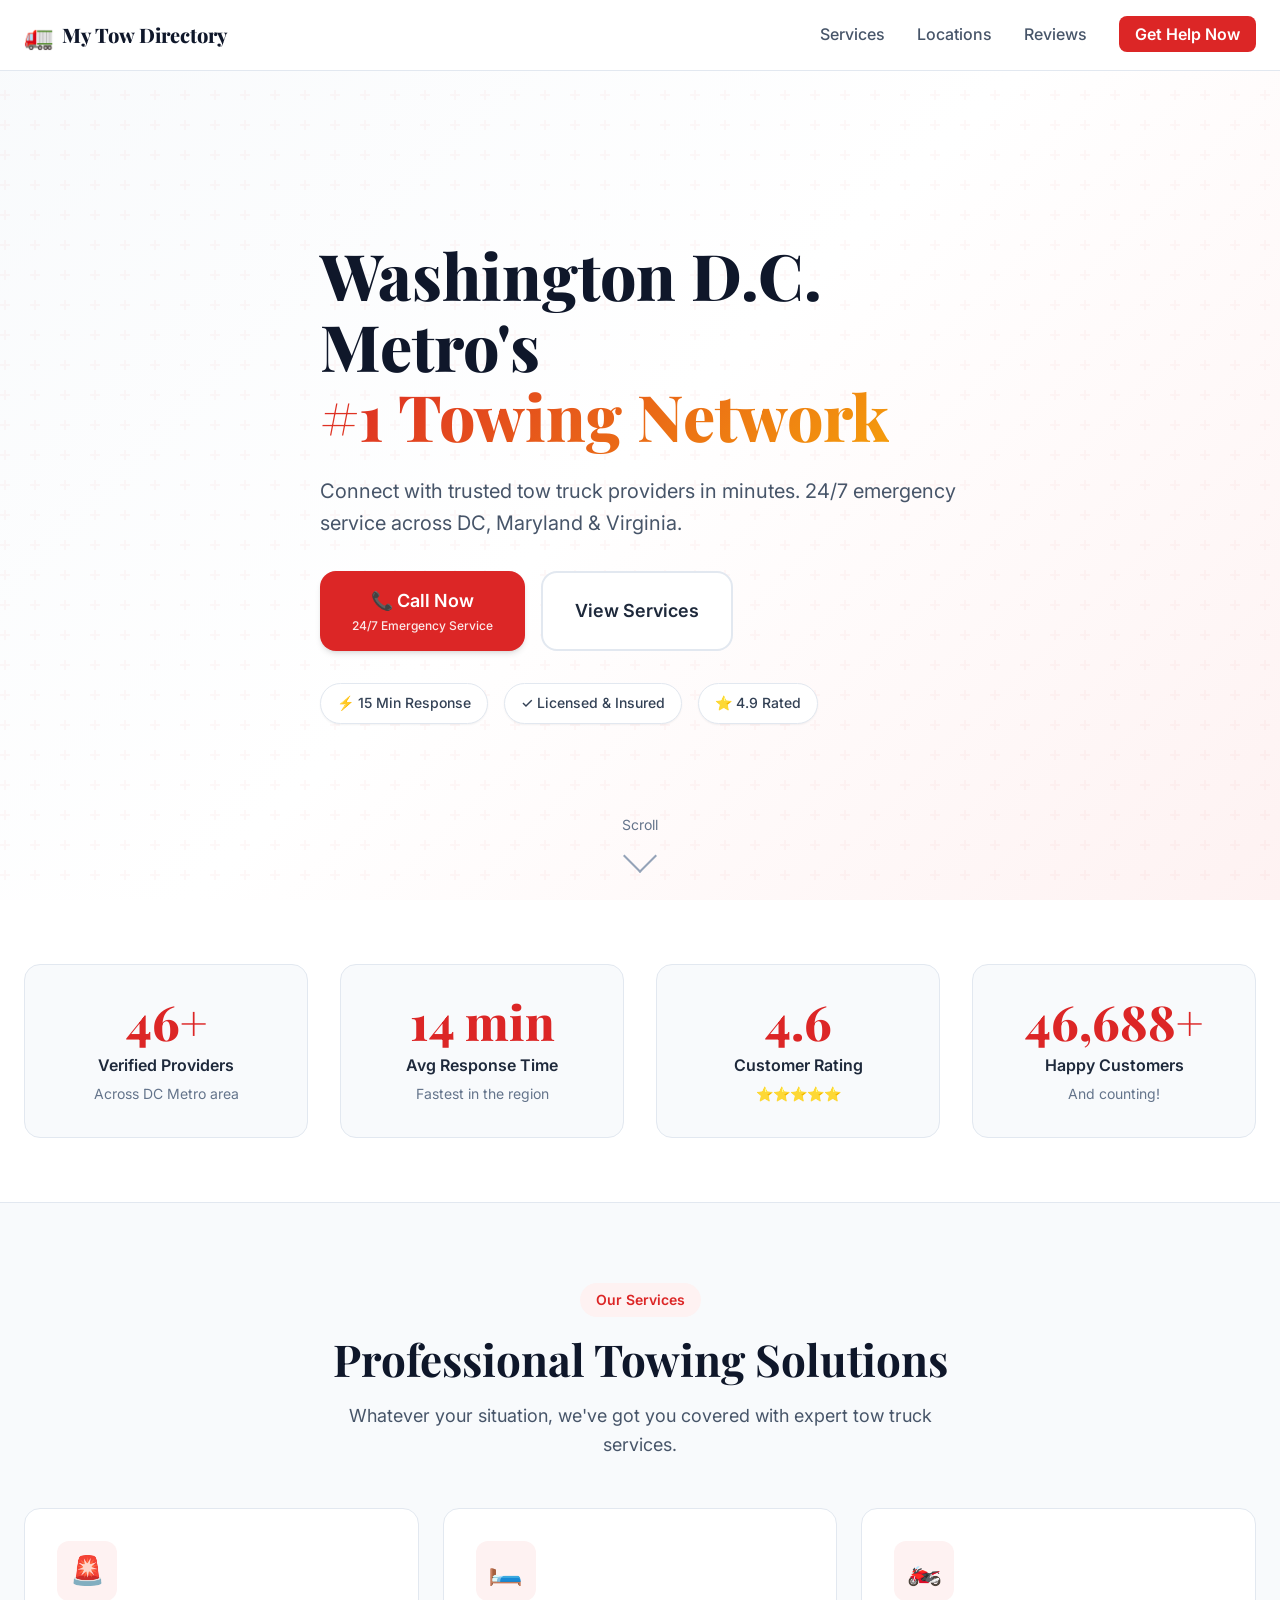
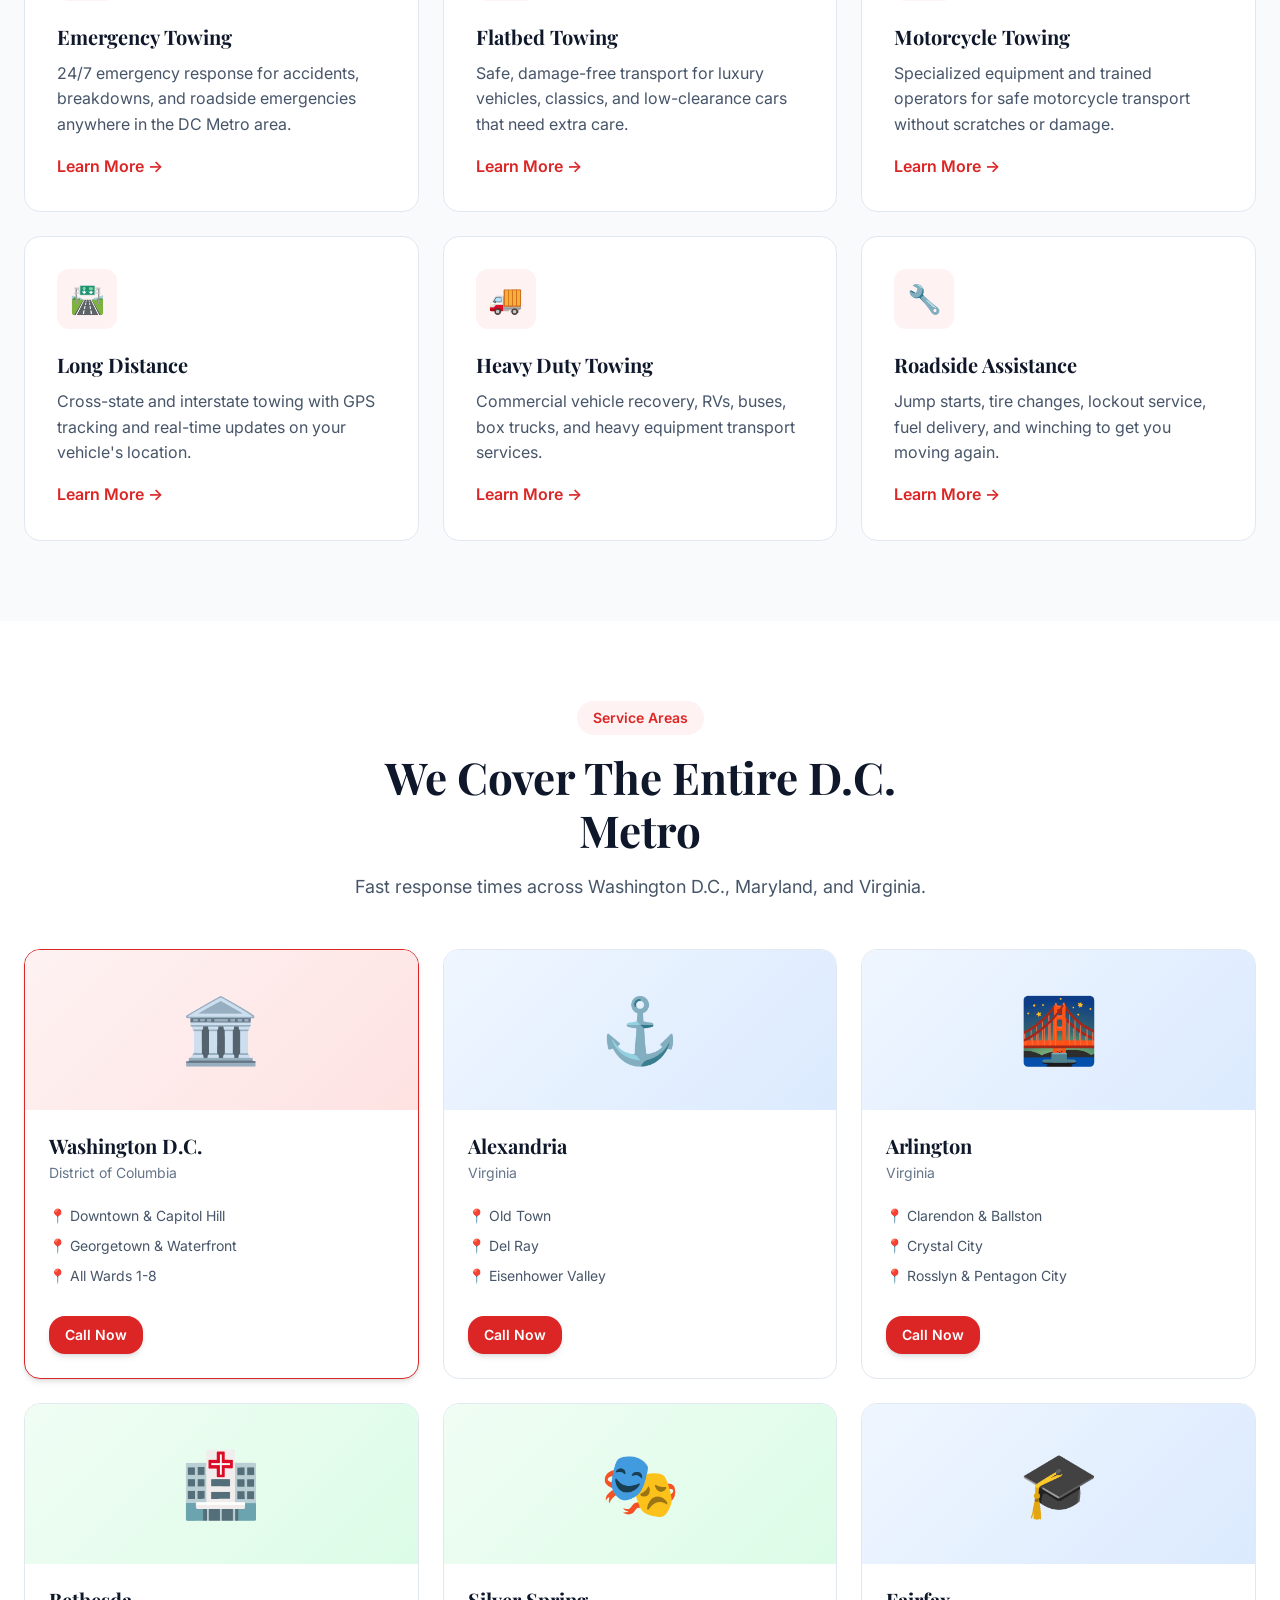
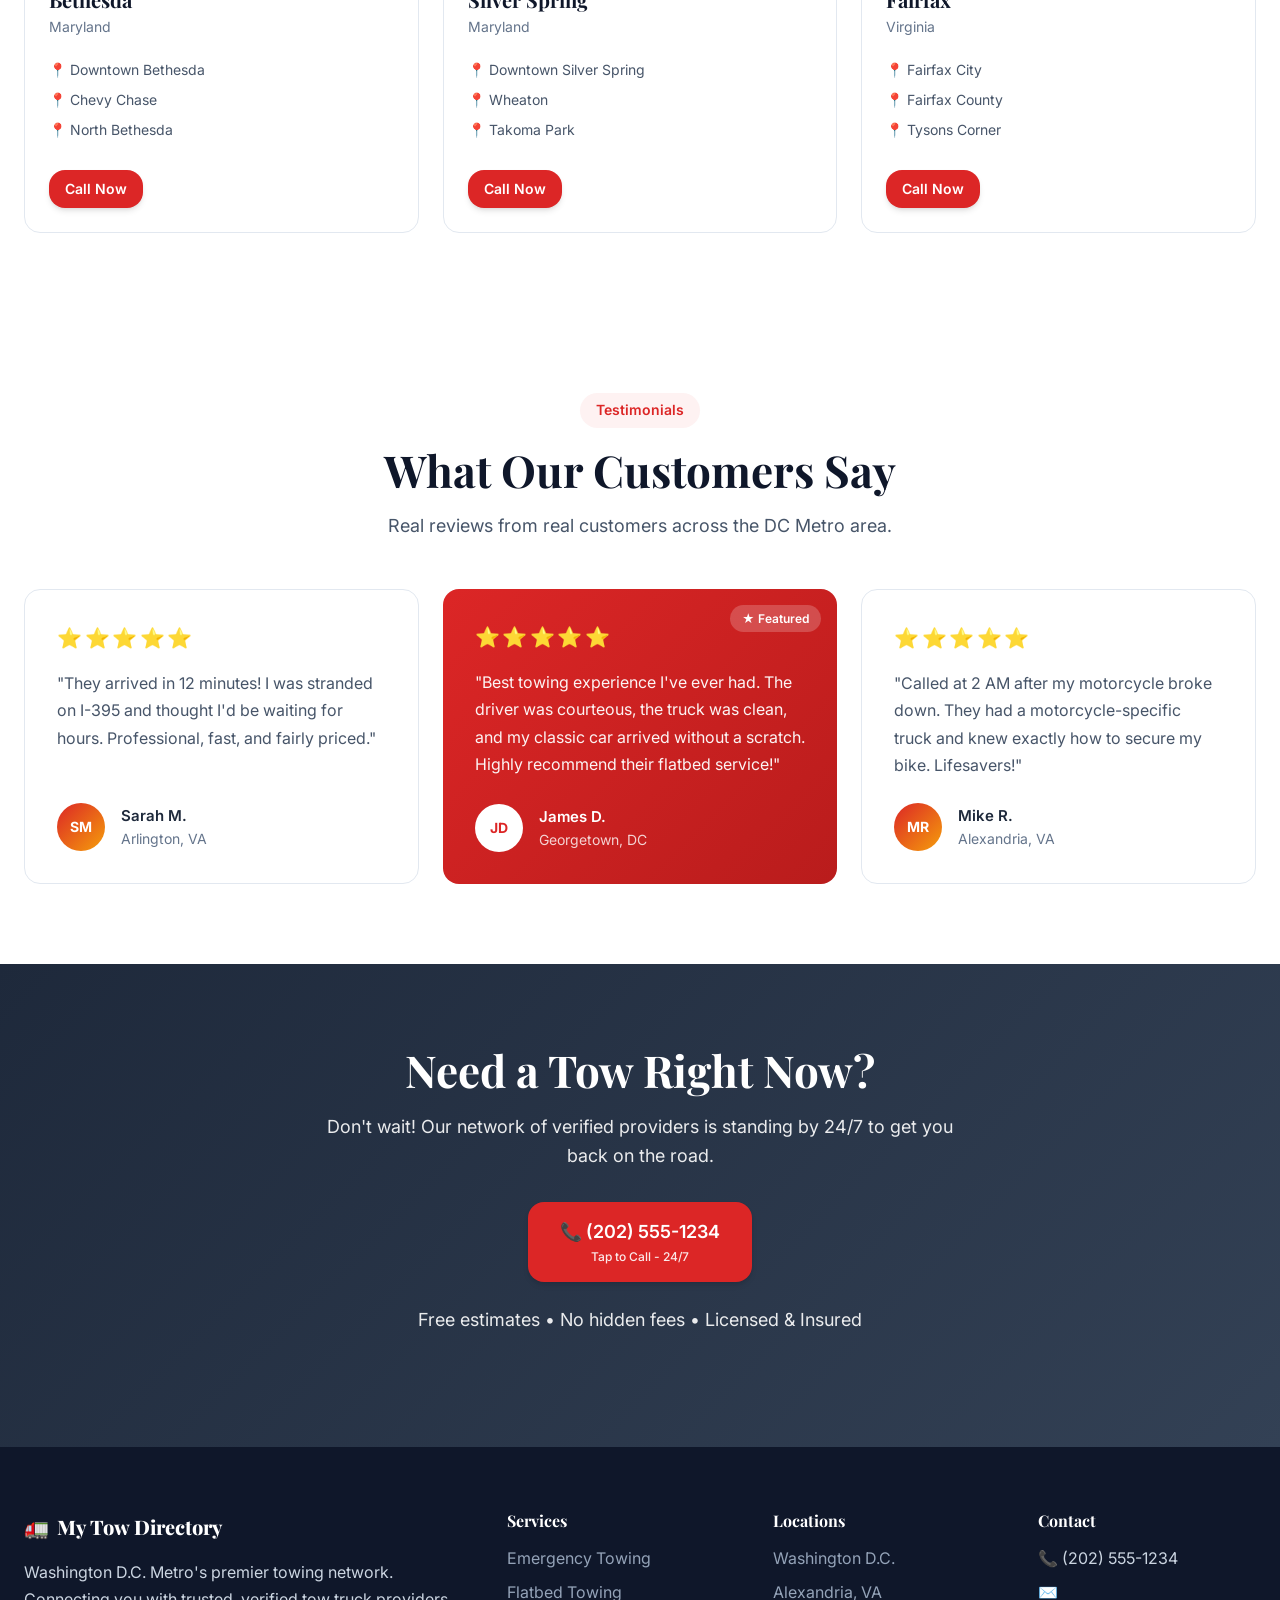
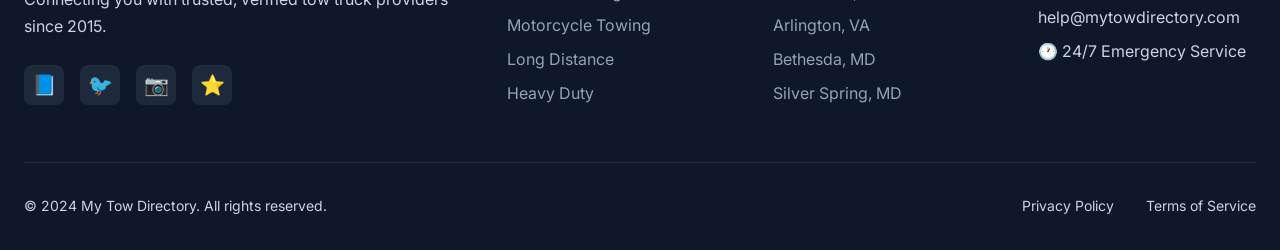
<file: tow-upgrade/index.html>
<!DOCTYPE html>
<html lang="en">
<head>
    <meta charset="UTF-8">
    <meta name="viewport" content="width=device-width, initial-scale=1.0">
    <title>My Tow Directory Washington D.C. Metro | 24/7 Towing Services</title>
    <meta name="description" content="Washington D.C. Metro's #1 towing network. 50+ verified providers, 15 min average response. Emergency towing across DC, Maryland & Virginia.">
    
    <!-- Google Fonts -->
    <link rel="preconnect" href="https://fonts.googleapis.com">
    <link rel="preconnect" href="https://fonts.gstatic.com" crossorigin>
    <link href="https://fonts.googleapis.com/css2?family=Inter:wght@400;500;600;700;800&family=Playfair+Display:wght@700;800&display=swap" rel="stylesheet">
    
    <!-- ============================================
         INLINE CSS - All styles embedded for single-file deployment
         ============================================ -->
    <style>
        /* ========================================
           CSS VARIABLES & RESET (base.css)
           ======================================== */
        :root {
            /* Brand Colors */
            --primary: #dc2626;
            --primary-dark: #b91c1c;
            --primary-light: #fef2f2;
            --secondary: #1e293b;
            --secondary-light: #334155;
            --accent: #f59e0b;
            --accent-light: #fffbeb;
            --success: #10b981;
            
            /* Neutral Colors */
            --white: #ffffff;
            --gray-50: #f8fafc;
            --gray-100: #f1f5f9;
            --gray-200: #e2e8f0;
            --gray-300: #cbd5e1;
            --gray-400: #94a3b8;
            --gray-500: #64748b;
            --gray-600: #475569;
            --gray-700: #334155;
            --gray-800: #1e293b;
            --gray-900: #0f172a;
            
            /* Typography */
            --font-primary: 'Inter', -apple-system, BlinkMacSystemFont, sans-serif;
            --font-display: 'Playfair Display', Georgia, serif;
            
            /* Spacing */
            --container-max: 1280px;
            --container-padding: 1.5rem;
            
            /* Shadows */
            --shadow-sm: 0 1px 2px 0 rgb(0 0 0 / 0.05);
            --shadow: 0 1px 3px 0 rgb(0 0 0 / 0.1), 0 1px 2px -1px rgb(0 0 0 / 0.1);
            --shadow-md: 0 4px 6px -1px rgb(0 0 0 / 0.1), 0 2px 4px -2px rgb(0 0 0 / 0.1);
            --shadow-lg: 0 10px 15px -3px rgb(0 0 0 / 0.1), 0 4px 6px -4px rgb(0 0 0 / 0.1);
            --shadow-xl: 0 20px 25px -5px rgb(0 0 0 / 0.1), 0 8px 10px -6px rgb(0 0 0 / 0.1);
            
            /* Border Radius */
            --radius-sm: 0.375rem;
            --radius: 0.5rem;
            --radius-md: 0.75rem;
            --radius-lg: 1rem;
            --radius-xl: 1.5rem;
            --radius-full: 9999px;
            
            /* Transitions */
            --transition-fast: 150ms ease;
            --transition-base: 250ms ease;
            --transition-slow: 350ms ease;
        }
        
        * {
            margin: 0;
            padding: 0;
            box-sizing: border-box;
        }
        
        html {
            scroll-behavior: smooth;
        }
        
        body {
            font-family: var(--font-primary);
            font-size: 16px;
            line-height: 1.6;
            color: var(--gray-700);
            background: var(--white);
            -webkit-font-smoothing: antialiased;
            -moz-osx-font-smoothing: grayscale;
        }
        
        h1, h2, h3, h4, h5, h6 {
            font-family: var(--font-display);
            font-weight: 700;
            line-height: 1.2;
            color: var(--gray-900);
        }
        
        a {
            text-decoration: none;
            color: inherit;
        }
        
        ul {
            list-style: none;
        }
        
        img {
            max-width: 100%;
            height: auto;
            display: block;
        }
        
        /* ========================================
           UTILITY CLASSES (utilities.css)
           ======================================== */
        .container {
            max-width: var(--container-max);
            margin: 0 auto;
            padding: 0 var(--container-padding);
        }
        
        .text-gradient {
            background: linear-gradient(135deg, var(--primary) 0%, var(--accent) 100%);
            -webkit-background-clip: text;
            -webkit-text-fill-color: transparent;
            background-clip: text;
        }
        
        .text-center {
            text-align: center;
        }
        
        /* ========================================
           NAVIGATION (navbar.css)
           ======================================== */
        .navbar {
            position: fixed;
            top: 0;
            left: 0;
            right: 0;
            z-index: 1000;
            background: rgba(255, 255, 255, 0.95);
            backdrop-filter: blur(10px);
            border-bottom: 1px solid var(--gray-200);
            transition: all var(--transition-base);
        }
        
        .navbar.scrolled {
            box-shadow: var(--shadow-md);
        }
        
        .navbar .container {
            display: flex;
            align-items: center;
            justify-content: space-between;
            height: 70px;
        }
        
        .logo {
            display: flex;
            align-items: center;
            gap: 0.5rem;
            font-family: var(--font-display);
            font-weight: 800;
            font-size: 1.25rem;
            color: var(--gray-900);
        }
        
        .logo-icon {
            font-size: 1.5rem;
        }
        
        .nav-menu {
            display: flex;
            align-items: center;
            gap: 2rem;
        }
        
        .nav-link {
            font-weight: 500;
            color: var(--gray-600);
            transition: color var(--transition-fast);
            position: relative;
        }
        
        .nav-link:hover,
        .nav-link.active {
            color: var(--primary);
        }
        
        .cta-nav {
            background: var(--primary);
            color: var(--white) !important;
            padding: 0.5rem 1rem;
            border-radius: var(--radius);
            font-weight: 600;
        }
        
        .cta-nav:hover {
            background: var(--primary-dark);
        }
        
        .mobile-toggle {
            display: none;
            flex-direction: column;
            gap: 5px;
            padding: 8px;
            background: none;
            border: none;
            cursor: pointer;
        }
        
        .mobile-toggle span {
            width: 24px;
            height: 2px;
            background: var(--gray-800);
            transition: all 0.3s ease;
        }
        
        /* ========================================
           BUTTONS (buttons.css)
           ======================================== */
        .btn {
            display: inline-flex;
            flex-direction: column;
            align-items: center;
            justify-content: center;
            padding: 1rem 2rem;
            font-family: var(--font-primary);
            font-size: 1rem;
            font-weight: 600;
            border-radius: var(--radius-lg);
            transition: all var(--transition-base);
            cursor: pointer;
            border: none;
            text-align: center;
            min-height: 60px;
        }
        
        .btn span {
            font-size: 1.125rem;
        }
        
        .btn small {
            font-size: 0.75rem;
            font-weight: 500;
            opacity: 0.9;
        }
        
        .btn-primary {
            background: var(--primary);
            color: var(--white);
            box-shadow: var(--shadow-md);
        }
        
        .btn-primary:hover {
            background: var(--primary-dark);
            transform: translateY(-2px);
            box-shadow: var(--shadow-lg);
        }
        
        .btn-secondary {
            background: var(--white);
            color: var(--gray-800);
            border: 2px solid var(--gray-200);
        }
        
        .btn-secondary:hover {
            border-color: var(--primary);
            color: var(--primary);
            transform: translateY(-2px);
        }
        
        .btn-glow {
            animation: glow 2s ease-in-out infinite alternate;
        }
        
        @keyframes glow {
            from { box-shadow: 0 0 20px rgba(220, 38, 38, 0.3); }
            to { box-shadow: 0 0 30px rgba(220, 38, 38, 0.5); }
        }
        
        .btn-pulse {
            animation: pulse 2s infinite;
        }
        
        @keyframes pulse {
            0%, 100% { transform: scale(1); }
            50% { transform: scale(1.02); }
        }
        
        .btn-float {
            animation: float 3s ease-in-out infinite;
        }
        
        @keyframes float {
            0%, 100% { transform: translateY(0); }
            50% { transform: translateY(-5px); }
        }
        
        .btn-small {
            padding: 0.5rem 1rem;
            font-size: 0.875rem;
            min-height: auto;
        }
        
        /* ========================================
           HERO SECTION (hero.css)
           ======================================== */
        .hero {
            position: relative;
            min-height: 100vh;
            display: flex;
            align-items: center;
            padding: 8rem 0 4rem;
            overflow: hidden;
        }
        
        .hero-bg {
            position: absolute;
            inset: 0;
            background: linear-gradient(135deg, var(--gray-50) 0%, var(--white) 50%, var(--primary-light) 100%);
            z-index: -2;
        }
        
        .hero-overlay {
            position: absolute;
            inset: 0;
            background: url("data:image/svg+xml,%3Csvg width='60' height='60' viewBox='0 0 60 60' xmlns='http://www.w3.org/2000/svg'%3E%3Cg fill='none' fill-rule='evenodd'%3E%3Cg fill='%23dc2626' fill-opacity='0.03'%3E%3Cpath d='M36 34v-4h-2v4h-4v2h4v4h2v-4h4v-2h-4zm0-30V0h-2v4h-4v2h4v4h2V6h4V4h-4zM6 34v-4H4v4H0v2h4v4h2v-4h4v-2H6zM6 4V0H4v4H0v2h4v4h2V6h4V4H6z'/%3E%3C/g%3E%3C/g%3E%3C/svg%3E");
            z-index: -1;
        }
        
        .hero-content {
            max-width: 640px;
        }
        
        .hero-title {
            font-size: clamp(2.5rem, 5vw, 4rem);
            font-weight: 800;
            line-height: 1.1;
            margin-bottom: 1.5rem;
        }
        
        .hero-subtitle {
            font-size: clamp(1.125rem, 2vw, 1.25rem);
            color: var(--gray-600);
            margin-bottom: 2rem;
            line-height: 1.6;
        }
        
        .hero-cta {
            display: flex;
            gap: 1rem;
            margin-bottom: 2rem;
            flex-wrap: wrap;
        }
        
        .trust-badges {
            display: flex;
            gap: 1rem;
            flex-wrap: wrap;
        }
        
        .badge {
            display: inline-flex;
            align-items: center;
            gap: 0.375rem;
            padding: 0.5rem 1rem;
            background: var(--white);
            border: 1px solid var(--gray-200);
            border-radius: var(--radius-full);
            font-size: 0.875rem;
            font-weight: 500;
            color: var(--gray-700);
            box-shadow: var(--shadow-sm);
        }
        
        .scroll-indicator {
            position: absolute;
            bottom: 2rem;
            left: 50%;
            transform: translateX(-50%);
            display: flex;
            flex-direction: column;
            align-items: center;
            gap: 0.5rem;
            color: var(--gray-500);
            font-size: 0.875rem;
            animation: bounce 2s infinite;
        }
        
        .scroll-arrow {
            width: 24px;
            height: 24px;
            border-right: 2px solid var(--gray-400);
            border-bottom: 2px solid var(--gray-400);
            transform: rotate(45deg);
        }
        
        @keyframes bounce {
            0%, 100% { transform: translateX(-50%) translateY(0); }
            50% { transform: translateX(-50%) translateY(10px); }
        }
        
        /* ========================================
           STATS SECTION (stats.css)
           ======================================== */
        .stats {
            padding: 4rem 0;
            background: var(--white);
            border-bottom: 1px solid var(--gray-200);
        }
        
        .stats-grid {
            display: grid;
            grid-template-columns: repeat(4, 1fr);
            gap: 2rem;
        }
        
        .stat-card {
            text-align: center;
            padding: 2rem;
            background: var(--gray-50);
            border-radius: var(--radius-lg);
            border: 1px solid var(--gray-200);
        }
        
        .stat-number {
            font-family: var(--font-display);
            font-size: 3rem;
            font-weight: 800;
            color: var(--primary);
            line-height: 1;
            margin-bottom: 0.5rem;
        }
        
        .stat-label {
            font-weight: 600;
            color: var(--gray-800);
            margin-bottom: 0.25rem;
        }
        
        .stat-description {
            font-size: 0.875rem;
            color: var(--gray-500);
        }
        
        /* ========================================
           SECTION HEADER (sections.css)
           ======================================== */
        section {
            padding: 5rem 0;
        }
        
        .section-header {
            text-align: center;
            max-width: 640px;
            margin: 0 auto 3rem;
        }
        
        .section-tag {
            display: inline-block;
            padding: 0.375rem 1rem;
            background: var(--primary-light);
            color: var(--primary);
            font-size: 0.875rem;
            font-weight: 600;
            border-radius: var(--radius-full);
            margin-bottom: 1rem;
        }
        
        .section-title {
            font-size: clamp(2rem, 4vw, 2.75rem);
            margin-bottom: 1rem;
        }
        
        .section-subtitle {
            font-size: 1.125rem;
            color: var(--gray-600);
        }
        
        /* ========================================
           SERVICES SECTION (services.css)
           ======================================== */
        .services {
            background: var(--gray-50);
        }
        
        .services-grid {
            display: grid;
            grid-template-columns: repeat(3, 1fr);
            gap: 1.5rem;
        }
        
        .service-card {
            padding: 2rem;
            background: var(--white);
            border-radius: var(--radius-lg);
            border: 1px solid var(--gray-200);
            transition: all var(--transition-base);
        }
        
        .service-card:hover {
            transform: translateY(-4px);
            box-shadow: var(--shadow-lg);
            border-color: var(--primary);
        }
        
        .service-icon {
            width: 60px;
            height: 60px;
            display: flex;
            align-items: center;
            justify-content: center;
            font-size: 1.75rem;
            background: var(--primary-light);
            border-radius: var(--radius-md);
            margin-bottom: 1.5rem;
        }
        
        .service-card h3 {
            font-size: 1.25rem;
            margin-bottom: 0.75rem;
        }
        
        .service-card p {
            color: var(--gray-600);
            margin-bottom: 1rem;
        }
        
        .service-link {
            font-weight: 600;
            color: var(--primary);
            display: inline-flex;
            align-items: center;
            gap: 0.25rem;
        }
        
        .service-link:hover {
            gap: 0.5rem;
        }
        
        /* ========================================
           LOCATIONS SECTION (locations.css)
           ======================================== */
        .locations {
            background: var(--white);
        }
        
        .locations-grid {
            display: grid;
            grid-template-columns: repeat(3, 1fr);
            gap: 1.5rem;
        }
        
        .location-card {
            background: var(--white);
            border: 1px solid var(--gray-200);
            border-radius: var(--radius-lg);
            overflow: hidden;
            transition: all var(--transition-base);
        }
        
        .location-card:hover {
            transform: translateY(-4px);
            box-shadow: var(--shadow-lg);
            border-color: var(--primary);
        }
        
        .location-card.featured {
            border-color: var(--primary);
            box-shadow: var(--shadow-md);
        }
        
        .location-image {
            height: 160px;
            overflow: hidden;
        }
        
        .location-placeholder {
            width: 100%;
            height: 100%;
            display: flex;
            align-items: center;
            justify-content: center;
            font-size: 4rem;
        }
        
        .location-placeholder.dc {
            background: linear-gradient(135deg, #fef2f2 0%, #fee2e2 100%);
        }
        
        .location-placeholder.va {
            background: linear-gradient(135deg, #eff6ff 0%, #dbeafe 100%);
        }
        
        .location-placeholder.md {
            background: linear-gradient(135deg, #f0fdf4 0%, #dcfce7 100%);
        }
        
        .location-content {
            padding: 1.5rem;
        }
        
        .location-content h3 {
            font-size: 1.25rem;
            margin-bottom: 0.25rem;
        }
        
        .location-area {
            font-size: 0.875rem;
            color: var(--gray-500);
            margin-bottom: 1rem;
        }
        
        .location-features {
            margin-bottom: 1.5rem;
        }
        
        .location-features li {
            padding: 0.25rem 0;
            color: var(--gray-600);
            font-size: 0.875rem;
        }
        
        /* ========================================
           TESTIMONIALS SECTION - FIXED
           ======================================== */
        .testimonials {
            background: var(--white);
        }
        
        .testimonials-grid {
            display: grid;
            grid-template-columns: repeat(3, 1fr);
            gap: 1.5rem;
            align-items: stretch;
        }
        
        .testimonial-card {
            display: flex;
            flex-direction: column;
            padding: 2rem;
            background: var(--white);
            border: 1px solid var(--gray-200);
            border-radius: var(--radius-lg);
            transition: transform 0.25s ease, box-shadow 0.25s ease;
            height: 100%;
        }
        
        .testimonial-card:hover {
            transform: translateY(-4px);
            box-shadow: var(--shadow-lg);
            border-color: var(--primary);
        }
        
        .testimonial-card.featured {
            background: linear-gradient(135deg, var(--primary) 0%, var(--primary-dark) 100%);
            color: var(--white);
            border: none;
            position: relative;
        }
        
        .testimonial-card.featured::before {
            content: "★ Featured";
            position: absolute;
            top: 1rem;
            right: 1rem;
            font-size: 0.75rem;
            font-weight: 600;
            background: rgba(255, 255, 255, 0.2);
            padding: 0.25rem 0.75rem;
            border-radius: var(--radius-full);
            color: var(--white);
        }
        
        .testimonial-card.featured h3,
        .testimonial-card.featured .testimonial-text {
            color: var(--white);
        }
        
        .testimonial-stars {
            font-size: 1.25rem;
            margin-bottom: 1rem;
            letter-spacing: 0.125em;
        }
        
        .testimonial-text {
            font-size: 1rem;
            color: var(--gray-600);
            line-height: 1.7;
            margin-bottom: 1.5rem;
            flex-grow: 1;
        }
        
        .testimonial-card.featured .testimonial-text {
            color: rgba(255, 255, 255, 0.95);
        }
        
        .testimonial-author {
            display: flex;
            align-items: center;
            gap: 1rem;
            margin-top: auto;
        }
        
        .author-avatar {
            width: 48px;
            height: 48px;
            background: linear-gradient(135deg, var(--primary) 0%, var(--accent) 100%);
            color: var(--white);
            display: flex;
            align-items: center;
            justify-content: center;
            font-weight: 700;
            font-size: 0.875rem;
            border-radius: var(--radius-full);
            flex-shrink: 0;
        }
        
        .testimonial-card.featured .author-avatar {
            background: var(--white);
            color: var(--primary);
        }
        
        .author-info {
            display: flex;
            flex-direction: column;
            min-width: 0;
        }
        
        .author-name {
            font-weight: 600;
            color: var(--gray-800);
            font-size: 0.9375rem;
        }
        
        .author-location {
            font-size: 0.875rem;
            color: var(--gray-500);
        }
        
        .testimonial-card.featured .author-name {
            color: var(--white);
        }
        
        .testimonial-card.featured .author-location {
            color: rgba(255, 255, 255, 0.8);
        }
        
        /* ========================================
           CTA SECTION
           ======================================== */
        .cta-section {
            position: relative;
            padding: 5rem 0;
            overflow: hidden;
        }
        
        .cta-bg {
            position: absolute;
            inset: 0;
            background: linear-gradient(135deg, var(--secondary) 0%, var(--secondary-light) 100%);
            z-index: -1;
        }
        
        .cta-content {
            text-align: center;
            color: var(--white);
            max-width: 640px;
            margin: 0 auto;
        }
        
        .cta-content h2 {
            color: var(--white);
            font-size: clamp(2rem, 4vw, 2.75rem);
            margin-bottom: 1rem;
        }
        
        .cta-content p {
            font-size: 1.125rem;
            margin-bottom: 2rem;
            opacity: 0.9;
        }
        
        .cta-buttons {
            margin-bottom: 1.5rem;
        }
        
        .cta-disclaimer {
            font-size: 0.875rem;
            opacity: 0.7;
        }
        
        /* ========================================
           FOOTER (footer.css)
           ======================================== */
        .footer {
            background: var(--gray-900);
            color: var(--gray-300);
            padding: 4rem 0 2rem;
        }
        
        .footer-grid {
            display: grid;
            grid-template-columns: 2fr repeat(3, 1fr);
            gap: 3rem;
            margin-bottom: 3rem;
        }
        
        .footer-logo {
            display: flex;
            align-items: center;
            gap: 0.5rem;
            font-family: var(--font-display);
            font-weight: 800;
            font-size: 1.25rem;
            color: var(--white);
            margin-bottom: 1rem;
        }
        
        .footer-brand p {
            line-height: 1.7;
            margin-bottom: 1.5rem;
        }
        
        .footer-social {
            display: flex;
            gap: 1rem;
        }
        
        .footer-social a {
            width: 40px;
            height: 40px;
            display: flex;
            align-items: center;
            justify-content: center;
            background: var(--gray-800);
            border-radius: var(--radius);
            font-size: 1.25rem;
            transition: all var(--transition-fast);
        }
        
        .footer-social a:hover {
            background: var(--primary);
            transform: translateY(-2px);
        }
        
        .footer-links h4,
        .footer-contact h4 {
            color: var(--white);
            font-size: 1rem;
            margin-bottom: 1rem;
        }
        
        .footer-links li {
            margin-bottom: 0.5rem;
        }
        
        .footer-links a {
            color: var(--gray-400);
            transition: color var(--transition-fast);
        }
        
        .footer-links a:hover {
            color: var(--white);
        }
        
        .footer-contact p {
            margin-bottom: 0.5rem;
        }
        
        .footer-contact a {
            color: var(--gray-300);
        }
        
        .footer-contact a:hover {
            color: var(--white);
        }
        
        .footer-bottom {
            display: flex;
            justify-content: space-between;
            align-items: center;
            padding-top: 2rem;
            border-top: 1px solid var(--gray-800);
            font-size: 0.875rem;
        }
        
        .footer-legal {
            display: flex;
            gap: 2rem;
        }
        
        .footer-legal a:hover {
            color: var(--white);
        }
        
        /* ========================================
           ANIMATION KEYFRAMES - FIXED
           ======================================== */
        
        /* Base animation setup - safe defaults */
        [data-animate] {
            opacity: 0;
        }
        
        [data-animate].animated {
            opacity: 1;
        }
        
        /* Fade Up - Safe animation */
        [data-animate="fade-up"] {
            transform: translateY(30px);
            transition: opacity 0.5s ease, transform 0.5s ease;
        }
        
        [data-animate="fade-up"].animated {
            transform: translateY(0);
        }
        
        /* Fade Down */
        [data-animate="fade-down"] {
            transform: translateY(-30px);
            transition: opacity 0.5s ease, transform 0.5s ease;
        }
        
        [data-animate="fade-down"].animated {
            transform: translateY(0);
        }
        
        /* Fade Left */
        [data-animate="fade-left"] {
            transform: translateX(-30px);
            transition: opacity 0.5s ease, transform 0.5s ease;
        }
        
        [data-animate="fade-left"].animated {
            transform: translateX(0);
        }
        
        /* Fade Right */
        [data-animate="fade-right"] {
            transform: translateX(30px);
            transition: opacity 0.5s ease, transform 0.5s ease;
        }
        
        [data-animate="fade-right"].animated {
            transform: translateX(0);
        }
        
        /* Fade - simple opacity only */
        [data-animate="fade"] {
            transition: opacity 0.5s ease;
        }
        
        /* Animation delays */
        [data-delay="100"].animated { transition-delay: 100ms; }
        [data-delay="200"].animated { transition-delay: 200ms; }
        [data-delay="300"].animated { transition-delay: 300ms; }
        [data-delay="400"].animated { transition-delay: 400ms; }
        [data-delay="500"].animated { transition-delay: 500ms; }
        
        /* Reduced motion preference - respect user settings */
        @media (prefers-reduced-motion: reduce) {
            [data-animate] {
                opacity: 1 !important;
                transform: none !important;
                transition: none !important;
            }
            
            .btn-glow,
            .btn-pulse,
            .btn-float,
            .scroll-indicator {
                animation: none !important;
            }
        }
        
        /* ========================================
           MOBILE RESPONSIVE - FIXED
           ======================================== */
        
        /* Tablet: 2 columns */
        @media (max-width: 1024px) {
            .stats-grid {
                grid-template-columns: repeat(2, 1fr);
            }
            
            .services-grid {
                grid-template-columns: repeat(2, 1fr);
            }
            
            .locations-grid {
                grid-template-columns: repeat(2, 1fr);
            }
            
            .testimonials-grid {
                grid-template-columns: repeat(2, 1fr);
            }
            
            .footer-grid {
                grid-template-columns: repeat(2, 1fr);
            }
        }
        
        /* Mobile: 1 column */
        @media (max-width: 768px) {
            .nav-menu {
                position: fixed;
                top: 70px;
                left: 0;
                right: 0;
                background: var(--white);
                flex-direction: column;
                padding: 1.5rem;
                gap: 1rem;
                border-bottom: 1px solid var(--gray-200);
                transform: translateY(-100%);
                opacity: 0;
                visibility: hidden;
                transition: all 0.3s ease;
            }
            
            .nav-menu.active {
                transform: translateY(0);
                opacity: 1;
                visibility: visible;
            }
            
            .mobile-toggle {
                display: flex;
            }
            
            .mobile-toggle.active span:nth-child(1) {
                transform: rotate(45deg) translate(5px, 5px);
            }
            
            .mobile-toggle.active span:nth-child(2) {
                opacity: 0;
            }
            
            .mobile-toggle.active span:nth-child(3) {
                transform: rotate(-45deg) translate(5px, -5px);
            }
            
            .hero {
                padding: 7rem 0 3rem;
                min-height: auto;
            }
            
            .hero-cta {
                flex-direction: column;
            }
            
            .btn {
                width: 100%;
            }
            
            section {
                padding: 3rem 0;
            }
            
            .stats-grid {
                grid-template-columns: 1fr;
                gap: 1rem;
            }
            
            .services-grid {
                grid-template-columns: 1fr;
            }
            
            .locations-grid {
                grid-template-columns: 1fr;
            }
            
            .testimonials-grid {
                grid-template-columns: 1fr;
                gap: 1.25rem;
            }
            
            .testimonial-card {
                padding: 1.5rem;
            }
            
            .testimonial-card.featured::before {
                position: static;
                display: inline-block;
                margin-bottom: 0.75rem;
            }
            
            .footer-grid {
                grid-template-columns: 1fr;
                gap: 2rem;
            }
            
            .footer-bottom {
                flex-direction: column;
                gap: 1rem;
                text-align: center;
            }
        }
        
        @media (max-width: 480px) {
            :root {
                --container-padding: 1rem;
            }
            
            .stat-number {
                font-size: 2.5rem;
            }
            
            .section-title {
                font-size: 1.75rem;
            }
            
            .service-card,
            .location-card,
            .testimonial-card {
                padding: 1.5rem;
            }
        }
    </style>
</head>
<body>

    <!-- ============================================
         NAVIGATION
    ============================================= -->
    <nav class="navbar" data-animate="fade-down">
        <div class="container">
            <a href="#" class="logo">
                <span class="logo-icon">🚛</span>
                <span class="logo-text">My Tow Directory</span>
            </a>
            <ul class="nav-menu" id="navMenu">
                <li><a href="#services" class="nav-link">Services</a></li>
                <li><a href="#locations" class="nav-link">Locations</a></li>
                <li><a href="#testimonials" class="nav-link">Reviews</a></li>
                <li><a href="#contact" class="nav-link cta-nav">Get Help Now</a></li>
            </ul>
            <button class="mobile-toggle" id="mobileToggle" aria-label="Toggle menu">
                <span></span>
                <span></span>
                <span></span>
            </button>
        </div>
    </nav>

    <!-- ============================================
         HERO SECTION
    ============================================= -->
    <section class="hero" id="home">
        <div class="hero-bg"></div>
        <div class="hero-overlay"></div>
        <div class="container">
            <div class="hero-content">
                <h1 class="hero-title" data-animate="fade-up">
                    Washington D.C. Metro's<br>
                    <span class="text-gradient">#1 Towing Network</span>
                </h1>
                <p class="hero-subtitle" data-animate="fade-up" data-delay="100">
                    Connect with trusted tow truck providers in minutes. 
                    24/7 emergency service across DC, Maryland & Virginia.
                </p>
                <div class="hero-cta" data-animate="fade-up" data-delay="200">
                    <a href="tel:+12025551234" class="btn btn-primary btn-glow">
                        <span>📞 Call Now</span>
                        <small>24/7 Emergency Service</small>
                    </a>
                    <a href="#services" class="btn btn-secondary btn-float">
                        <span>View Services</span>
                    </a>
                </div>
                <div class="trust-badges" data-animate="fade-up" data-delay="300">
                    <span class="badge">⚡ 15 Min Response</span>
                    <span class="badge">✓ Licensed & Insured</span>
                    <span class="badge">⭐ 4.9 Rated</span>
                </div>
            </div>
        </div>
        <div class="scroll-indicator">
            <span>Scroll</span>
            <div class="scroll-arrow"></div>
        </div>
    </section>

    <!-- ============================================
         STATS SECTION
    ============================================= -->
    <section class="stats" id="stats">
        <div class="container">
            <div class="stats-grid">
                <div class="stat-card" data-animate="fade-up" data-delay="0">
                    <div class="stat-number">
                        <span class="counter" data-counter="true" data-target="50" data-suffix="+">0</span>
                    </div>
                    <div class="stat-label">Verified Providers</div>
                    <div class="stat-description">Across DC Metro area</div>
                </div>
                <div class="stat-card" data-animate="fade-up" data-delay="100">
                    <div class="stat-number">
                        <span class="counter" data-counter="true" data-target="15" data-suffix=" min">0</span>
                    </div>
                    <div class="stat-label">Avg Response Time</div>
                    <div class="stat-description">Fastest in the region</div>
                </div>
                <div class="stat-card" data-animate="fade-up" data-delay="200">
                    <div class="stat-number">
                        <span class="counter" data-counter="true" data-target="4.9" data-suffix="" data-decimals="1">0</span>
                    </div>
                    <div class="stat-label">Customer Rating</div>
                    <div class="stat-description">⭐⭐⭐⭐⭐</div>
                </div>
                <div class="stat-card" data-animate="fade-up" data-delay="300">
                    <div class="stat-number">
                        <span class="counter" data-counter="true" data-target="50000" data-suffix="+">0</span>
                    </div>
                    <div class="stat-label">Happy Customers</div>
                    <div class="stat-description">And counting!</div>
                </div>
            </div>
        </div>
    </section>

    <!-- ============================================
         SERVICES SECTION
    ============================================= -->
    <section class="services" id="services">
        <div class="container">
            <div class="section-header" data-animate="fade-up">
                <span class="section-tag">Our Services</span>
                <h2 class="section-title">Professional Towing Solutions</h2>
                <p class="section-subtitle">Whatever your situation, we've got you covered with expert tow truck services.</p>
            </div>
            <div class="services-grid">
                <div class="service-card" data-animate="fade-up" data-delay="0">
                    <div class="service-icon">🚨</div>
                    <h3>Emergency Towing</h3>
                    <p>24/7 emergency response for accidents, breakdowns, and roadside emergencies anywhere in the DC Metro area.</p>
                    <a href="#" class="service-link">Learn More →</a>
                </div>
                <div class="service-card" data-animate="fade-up" data-delay="100">
                    <div class="service-icon">🛏️</div>
                    <h3>Flatbed Towing</h3>
                    <p>Safe, damage-free transport for luxury vehicles, classics, and low-clearance cars that need extra care.</p>
                    <a href="#" class="service-link">Learn More →</a>
                </div>
                <div class="service-card" data-animate="fade-up" data-delay="200">
                    <div class="service-icon">🏍️</div>
                    <h3>Motorcycle Towing</h3>
                    <p>Specialized equipment and trained operators for safe motorcycle transport without scratches or damage.</p>
                    <a href="#" class="service-link">Learn More →</a>
                </div>
                <div class="service-card" data-animate="fade-up" data-delay="300">
                    <div class="service-icon">🛣️</div>
                    <h3>Long Distance</h3>
                    <p>Cross-state and interstate towing with GPS tracking and real-time updates on your vehicle's location.</p>
                    <a href="#" class="service-link">Learn More →</a>
                </div>
                <div class="service-card" data-animate="fade-up" data-delay="400">
                    <div class="service-icon">🚚</div>
                    <h3>Heavy Duty Towing</h3>
                    <p>Commercial vehicle recovery, RVs, buses, box trucks, and heavy equipment transport services.</p>
                    <a href="#" class="service-link">Learn More →</a>
                </div>
                <div class="service-card" data-animate="fade-up" data-delay="500">
                    <div class="service-icon">🔧</div>
                    <h3>Roadside Assistance</h3>
                    <p>Jump starts, tire changes, lockout service, fuel delivery, and winching to get you moving again.</p>
                    <a href="#" class="service-link">Learn More →</a>
                </div>
            </div>
        </div>
    </section>

    <!-- ============================================
         LOCATIONS SECTION
    ============================================= -->
    <section class="locations" id="locations">
        <div class="container">
            <div class="section-header" data-animate="fade-up">
                <span class="section-tag">Service Areas</span>
                <h2 class="section-title">We Cover The Entire D.C. Metro</h2>
                <p class="section-subtitle">Fast response times across Washington D.C., Maryland, and Virginia.</p>
            </div>
            <div class="locations-grid">
                <div class="location-card featured" data-animate="fade-right" data-delay="0">
                    <div class="location-image">
                        <div class="location-placeholder dc">
                            <span>🏛️</span>
                        </div>
                    </div>
                    <div class="location-content">
                        <h3>Washington D.C.</h3>
                        <p class="location-area">District of Columbia</p>
                        <ul class="location-features">
                            <li>📍 Downtown & Capitol Hill</li>
                            <li>📍 Georgetown & Waterfront</li>
                            <li>📍 All Wards 1-8</li>
                        </ul>
                        <a href="tel:+12025551234" class="btn btn-small btn-primary">Call Now</a>
                    </div>
                </div>
                <div class="location-card" data-animate="fade-left" data-delay="100">
                    <div class="location-image">
                        <div class="location-placeholder va">
                            <span>⚓</span>
                        </div>
                    </div>
                    <div class="location-content">
                        <h3>Alexandria</h3>
                        <p class="location-area">Virginia</p>
                        <ul class="location-features">
                            <li>📍 Old Town</li>
                            <li>📍 Del Ray</li>
                            <li>📍 Eisenhower Valley</li>
                        </ul>
                        <a href="tel:+12025551234" class="btn btn-small btn-primary">Call Now</a>
                    </div>
                </div>
                <div class="location-card" data-animate="fade-right" data-delay="200">
                    <div class="location-image">
                        <div class="location-placeholder va">
                            <span>🌉</span>
                        </div>
                    </div>
                    <div class="location-content">
                        <h3>Arlington</h3>
                        <p class="location-area">Virginia</p>
                        <ul class="location-features">
                            <li>📍 Clarendon & Ballston</li>
                            <li>📍 Crystal City</li>
                            <li>📍 Rosslyn & Pentagon City</li>
                        </ul>
                        <a href="tel:+12025551234" class="btn btn-small btn-primary">Call Now</a>
                    </div>
                </div>
                <div class="location-card" data-animate="fade-left" data-delay="300">
                    <div class="location-image">
                        <div class="location-placeholder md">
                            <span>🏥</span>
                        </div>
                    </div>
                    <div class="location-content">
                        <h3>Bethesda</h3>
                        <p class="location-area">Maryland</p>
                        <ul class="location-features">
                            <li>📍 Downtown Bethesda</li>
                            <li>📍 Chevy Chase</li>
                            <li>📍 North Bethesda</li>
                        </ul>
                        <a href="tel:+12025551234" class="btn btn-small btn-primary">Call Now</a>
                    </div>
                </div>
                <div class="location-card" data-animate="fade-right" data-delay="400">
                    <div class="location-image">
                        <div class="location-placeholder md">
                            <span>🎭</span>
                        </div>
                    </div>
                    <div class="location-content">
                        <h3>Silver Spring</h3>
                        <p class="location-area">Maryland</p>
                        <ul class="location-features">
                            <li>📍 Downtown Silver Spring</li>
                            <li>📍 Wheaton</li>
                            <li>📍 Takoma Park</li>
                        </ul>
                        <a href="tel:+12025551234" class="btn btn-small btn-primary">Call Now</a>
                    </div>
                </div>
                <div class="location-card" data-animate="fade-left" data-delay="500">
                    <div class="location-image">
                        <div class="location-placeholder va">
                            <span>🎓</span>
                        </div>
                    </div>
                    <div class="location-content">
                        <h3>Fairfax</h3>
                        <p class="location-area">Virginia</p>
                        <ul class="location-features">
                            <li>📍 Fairfax City</li>
                            <li>📍 Fairfax County</li>
                            <li>📍 Tysons Corner</li>
                        </ul>
                        <a href="tel:+12025551234" class="btn btn-small btn-primary">Call Now</a>
                    </div>
                </div>
            </div>
        </div>
    </section>

    <!-- ============================================
         TESTIMONIALS SECTION - FIXED
    ============================================= -->
    <section class="testimonials" id="testimonials">
        <div class="container">
            <div class="section-header" data-animate="fade-up">
                <span class="section-tag">Testimonials</span>
                <h2 class="section-title">What Our Customers Say</h2>
                <p class="section-subtitle">Real reviews from real customers across the DC Metro area.</p>
            </div>
            <div class="testimonials-grid">
                <div class="testimonial-card" data-animate="fade-up" data-delay="0">
                    <div class="testimonial-stars">⭐⭐⭐⭐⭐</div>
                    <p class="testimonial-text">"They arrived in 12 minutes! I was stranded on I-395 and thought I'd be waiting for hours. Professional, fast, and fairly priced."</p>
                    <div class="testimonial-author">
                        <div class="author-avatar">SM</div>
                        <div class="author-info">
                            <span class="author-name">Sarah M.</span>
                            <span class="author-location">Arlington, VA</span>
                        </div>
                    </div>
                </div>
                <div class="testimonial-card featured" data-animate="fade-up" data-delay="100">
                    <div class="testimonial-stars">⭐⭐⭐⭐⭐</div>
                    <p class="testimonial-text">"Best towing experience I've ever had. The driver was courteous, the truck was clean, and my classic car arrived without a scratch. Highly recommend their flatbed service!"</p>
                    <div class="testimonial-author">
                        <div class="author-avatar">JD</div>
                        <div class="author-info">
                            <span class="author-name">James D.</span>
                            <span class="author-location">Georgetown, DC</span>
                        </div>
                    </div>
                </div>
                <div class="testimonial-card" data-animate="fade-up" data-delay="200">
                    <div class="testimonial-stars">⭐⭐⭐⭐⭐</div>
                    <p class="testimonial-text">"Called at 2 AM after my motorcycle broke down. They had a motorcycle-specific truck and knew exactly how to secure my bike. Lifesavers!"</p>
                    <div class="testimonial-author">
                        <div class="author-avatar">MR</div>
                        <div class="author-info">
                            <span class="author-name">Mike R.</span>
                            <span class="author-location">Alexandria, VA</span>
                        </div>
                    </div>
                </div>
            </div>
        </div>
    </section>

    <!-- ============================================
         CTA SECTION
    ============================================= -->
    <section class="cta-section" id="contact">
        <div class="cta-bg"></div>
        <div class="container">
            <div class="cta-content" data-animate="fade-up">
                <h2>Need a Tow Right Now?</h2>
                <p>Don't wait! Our network of verified providers is standing by 24/7 to get you back on the road.</p>
                <div class="cta-buttons">
                    <a href="tel:+12025551234" class="btn btn-primary btn-glow btn-pulse">
                        <span>📞 (202) 555-1234</span>
                        <small>Tap to Call - 24/7</small>
                    </a>
                </div>
                <p class="cta-disclaimer">Free estimates • No hidden fees • Licensed & Insured</p>
            </div>
        </div>
    </section>

    <!-- ============================================
         FOOTER
    ============================================= -->
    <footer class="footer" data-animate="fade-up">
        <div class="container">
            <div class="footer-grid">
                <div class="footer-brand">
                    <a href="#" class="footer-logo">
                        <span>🚛</span>
                        <span>My Tow Directory</span>
                    </a>
                    <p>Washington D.C. Metro's premier towing network. Connecting you with trusted, verified tow truck providers since 2015.</p>
                    <div class="footer-social">
                        <a href="#" aria-label="Facebook">📘</a>
                        <a href="#" aria-label="Twitter">🐦</a>
                        <a href="#" aria-label="Instagram">📷</a>
                        <a href="#" aria-label="Yelp">⭐</a>
                    </div>
                </div>
                <div class="footer-links">
                    <h4>Services</h4>
                    <ul>
                        <li><a href="#">Emergency Towing</a></li>
                        <li><a href="#">Flatbed Towing</a></li>
                        <li><a href="#">Motorcycle Towing</a></li>
                        <li><a href="#">Long Distance</a></li>
                        <li><a href="#">Heavy Duty</a></li>
                    </ul>
                </div>
                <div class="footer-links">
                    <h4>Locations</h4>
                    <ul>
                        <li><a href="#">Washington D.C.</a></li>
                        <li><a href="#">Alexandria, VA</a></li>
                        <li><a href="#">Arlington, VA</a></li>
                        <li><a href="#">Bethesda, MD</a></li>
                        <li><a href="#">Silver Spring, MD</a></li>
                    </ul>
                </div>
                <div class="footer-contact">
                    <h4>Contact</h4>
                    <p>📞 <a href="tel:+12025551234">(202) 555-1234</a></p>
                    <p>✉️ <a href="mailto:help@mytowdirectory.com">help@mytowdirectory.com</a></p>
                    <p>🕐 24/7 Emergency Service</p>
                </div>
            </div>
            <div class="footer-bottom">
                <p>&copy; 2024 My Tow Directory. All rights reserved.</p>
                <div class="footer-legal">
                    <a href="#">Privacy Policy</a>
                    <a href="#">Terms of Service</a>
                </div>
            </div>
        </div>
    </footer>

    <!-- ============================================
         JAVASCRIPT - All JS embedded for single-file deployment
    ============================================= -->
    <script>
        // ========================================
        // INTERSECTION OBSERVER POLYFILL
        // ========================================
        if (!('IntersectionObserver' in window)) {
            window.IntersectionObserver = function(callback) {
                this.callback = callback;
                this.elements = [];
                
                this.observe = function(element) {
                    this.elements.push(element);
                    this.callback([{ target: element, isIntersecting: true }]);
                };
                
                this.unobserve = function(element) {
                    this.elements = this.elements.filter(function(el) {
                        return el !== element;
                    });
                };
            };
        }

        // ========================================
        // ANIMATION CONTROLLER - FIXED
        // ========================================
        (function() {
            'use strict';
            
            var AnimationController = {
                observer: null,
                config: {
                    threshold: 0.2,
                    rootMargin: '0px 0px -50px 0px'
                },
                
                init: function() {
                    // Check for reduced motion preference first
                    if (window.matchMedia('(prefers-reduced-motion: reduce)').matches) {
                        this.showAllImmediately();
                        return;
                    }
                    
                    this.createObserver();
                    this.observeElements();
                },
                
                showAllImmediately: function() {
                    // Show all elements without animation
                    document.querySelectorAll('[data-animate]').forEach(function(el) {
                        el.classList.add('animated');
                    });
                },
                
                createObserver: function() {
                    var self = this;
                    
                    this.observer = new IntersectionObserver(function(entries) {
                        entries.forEach(function(entry) {
                            if (entry.isIntersecting) {
                                self.animateElement(entry.target);
                                self.observer.unobserve(entry.target);
                            }
                        });
                    }, {
                        threshold: this.config.threshold,
                        rootMargin: this.config.rootMargin
                    });
                },
                
                observeElements: function() {
                    var elements = document.querySelectorAll('[data-animate]');
                    elements.forEach(function(el) {
                        this.observer.observe(el);
                    }.bind(this));
                },
                
                animateElement: function(element) {
                    // Add stagger delay if specified
                    var delay = element.getAttribute('data-delay');
                    if (delay) {
                        element.style.transitionDelay = delay + 'ms';
                    }
                    
                    // Trigger animation
                    requestAnimationFrame(function() {
                        element.classList.add('animated');
                    });
                    
                    // Emit event for other scripts
                    this.emitEvent(element);
                },
                
                emitEvent: function(element) {
                    var event = new CustomEvent('elementAnimated', {
                        detail: { element: element }
                    });
                    document.dispatchEvent(event);
                }
            };
            
            // Initialize when DOM is ready
            if (document.readyState === 'loading') {
                document.addEventListener('DOMContentLoaded', function() {
                    AnimationController.init();
                });
            } else {
                AnimationController.init();
            }
            
            window.AnimationController = AnimationController;
        })();

        // ========================================
        // COUNTER ANIMATION
        // ========================================
        (function() {
            'use strict';
            
            var CounterAnimation = {
                config: {
                    duration: 2000,
                    easing: 'easeOutExpo'
                },
                
                init: function() {
                    this.observeCounters();
                },
                
                observeCounters: function() {
                    var self = this;
                    var counters = document.querySelectorAll('[data-counter="true"]');
                    
                    counters.forEach(function(counter) {
                        if ('IntersectionObserver' in window) {
                            var observer = new IntersectionObserver(function(entries) {
                                entries.forEach(function(entry) {
                                    if (entry.isIntersecting) {
                                        self.animateCounter(entry.target);
                                        observer.unobserve(entry.target);
                                    }
                                });
                            }, { threshold: 0.5 });
                            
                            observer.observe(counter);
                        } else {
                            self.animateCounter(counter);
                        }
                    });
                },
                
                animateCounter: function(element) {
                    var target = parseFloat(element.getAttribute('data-target'));
                    var suffix = element.getAttribute('data-suffix') || '';
                    var decimals = parseInt(element.getAttribute('data-decimals')) || 0;
                    var duration = this.config.duration;
                    
                    var startTime = null;
                    var startValue = 0;
                    
                    var step = function(timestamp) {
                        if (!startTime) startTime = timestamp;
                        var progress = Math.min((timestamp - startTime) / duration, 1);
                        
                        // Ease out expo
                        var easeProgress = progress === 1 ? 1 : 1 - Math.pow(2, -10 * progress);
                        var currentValue = startValue + (target - startValue) * easeProgress;
                        
                        // Format number
                        if (decimals > 0) {
                            element.textContent = currentValue.toFixed(decimals) + suffix;
                        } else {
                            element.textContent = Math.floor(currentValue).toLocaleString() + suffix;
                        }
                        
                        if (progress < 1) {
                            window.requestAnimationFrame(step);
                        }
                    };
                    
                    window.requestAnimationFrame(step);
                }
            };
            
            // Initialize when DOM is ready
            if (document.readyState === 'loading') {
                document.addEventListener('DOMContentLoaded', function() {
                    CounterAnimation.init();
                });
            } else {
                CounterAnimation.init();
            }
            
            // Listen for animation events from AnimationController
            document.addEventListener('elementAnimated', function(e) {
                var counters = e.detail.element.querySelectorAll('[data-counter="true"]');
                counters.forEach(function(counter) {
                    CounterAnimation.animateCounter(counter);
                });
            });
            
            window.CounterAnimation = CounterAnimation;
        })();

        // ========================================
        // MAIN APP
        // ========================================
        (function() {
            'use strict';
            
            var App = {
                init: function() {
                    this.initNavbar();
                    this.initMobileMenu();
                    this.initSmoothScroll();
                    this.initScrollSpy();
                },
                
                initNavbar: function() {
                    var navbar = document.querySelector('.navbar');
                    
                    window.addEventListener('scroll', function() {
                        if (window.scrollY > 50) {
                            navbar.classList.add('scrolled');
                        } else {
                            navbar.classList.remove('scrolled');
                        }
                    });
                },
                
                initMobileMenu: function() {
                    var toggle = document.getElementById('mobileToggle');
                    var menu = document.getElementById('navMenu');
                    
                    if (!toggle || !menu) return;
                    
                    toggle.addEventListener('click', function() {
                        toggle.classList.toggle('active');
                        menu.classList.toggle('active');
                    });
                    
                    // Close menu when clicking a link
                    var links = menu.querySelectorAll('a');
                    links.forEach(function(link) {
                        link.addEventListener('click', function() {
                            toggle.classList.remove('active');
                            menu.classList.remove('active');
                        });
                    });
                },
                
                initSmoothScroll: function() {
                    document.querySelectorAll('a[href^="#"]').forEach(function(anchor) {
                        anchor.addEventListener('click', function(e) {
                            var href = this.getAttribute('href');
                            if (href === '#') return;
                            
                            var target = document.querySelector(href);
                            if (target) {
                                e.preventDefault();
                                var offset = 80;
                                var targetPosition = target.getBoundingClientRect().top + window.pageYOffset - offset;
                                
                                window.scrollTo({
                                    top: targetPosition,
                                    behavior: 'smooth'
                                });
                            }
                        });
                    });
                },
                
                initScrollSpy: function() {
                    var sections = document.querySelectorAll('section[id]');
                    var navLinks = document.querySelectorAll('.nav-link[href^="#"]');
                    
                    if (sections.length === 0 || navLinks.length === 0) return;
                    
                    window.addEventListener('scroll', function() {
                        var scrollPos = window.scrollY + 100;
                        
                        sections.forEach(function(section) {
                            var top = section.offsetTop;
                            var height = section.offsetHeight;
                            var id = section.getAttribute('id');
                            
                            if (scrollPos >= top && scrollPos < top + height) {
                                navLinks.forEach(function(link) {
                                    link.classList.remove('active');
                                    if (link.getAttribute('href') === '#' + id) {
                                        link.classList.add('active');
                                    }
                                });
                            }
                        });
                    });
                }
            };
            
            // Initialize when DOM is ready
            if (document.readyState === 'loading') {
                document.addEventListener('DOMContentLoaded', function() {
                    App.init();
                });
            } else {
                App.init();
            }
            
            window.App = App;
        })();
    </script>

</body>
</html>
</file>
<file: mca-crm-pro/styles.css>
/* ========================================
   MCA PRO CRM - Professional Dark Theme
   Navy/Black with Gold Accents
   ======================================== */

/* CSS Variables */
:root {
    /* Primary Colors */
    --color-primary: #0a1628;
    --color-primary-light: #1a2744;
    --color-primary-lighter: #253556;
    --color-secondary: #0d1f3c;
    
    /* Gold Accent */
    --color-gold: #d4af37;
    --color-gold-light: #e5c158;
    --color-gold-dark: #b8960c;
    --color-gold-dim: rgba(212, 175, 55, 0.1);
    
    /* Text Colors */
    --color-text-primary: #ffffff;
    --color-text-secondary: #a0aec0;
    --color-text-muted: #718096;
    
    /* Status Colors */
    --color-success: #10b981;
    --color-warning: #f59e0b;
    --color-danger: #ef4444;
    --color-info: #3b82f6;
    
    /* Pipeline Stage Colors */
    --stage-new: #6b7280;
    --stage-contacted: #3b82f6;
    --stage-qualified: #8b5cf6;
    --stage-application: #f59e0b;
    --stage-submitted: #ec4899;
    --stage-approved: #10b981;
    --stage-funded: #d4af37;
    --stage-won: #059669;
    --stage-lost: #dc2626;
    --stage-followup: #06b6d4;
    
    /* Spacing */
    --spacing-xs: 0.25rem;
    --spacing-sm: 0.5rem;
    --spacing-md: 1rem;
    --spacing-lg: 1.5rem;
    --spacing-xl: 2rem;
    --spacing-2xl: 3rem;
    
    /* Border Radius */
    --radius-sm: 4px;
    --radius-md: 8px;
    --radius-lg: 12px;
    --radius-xl: 16px;
    
    /* Shadows */
    --shadow-sm: 0 1px 2px rgba(0, 0, 0, 0.3);
    --shadow-md: 0 4px 6px rgba(0, 0, 0, 0.4);
    --shadow-lg: 0 10px 15px rgba(0, 0, 0, 0.5);
    --shadow-gold: 0 0 20px rgba(212, 175, 55, 0.2);
    
    /* Transitions */
    --transition-fast: 0.15s ease;
    --transition-normal: 0.25s ease;
    --transition-slow: 0.35s ease;
}

/* Reset & Base */
*, *::before, *::after {
    box-sizing: border-box;
    margin: 0;
    padding: 0;
}

html {
    font-size: 16px;
    scroll-behavior: smooth;
}

body {
    font-family: 'Inter', -apple-system, BlinkMacSystemFont, 'Segoe UI', sans-serif;
    background: linear-gradient(135deg, var(--color-primary) 0%, #050d1a 100%);
    color: var(--color-text-primary);
    line-height: 1.6;
    min-height: 100vh;
    overflow-x: hidden;
}

a {
    color: inherit;
    text-decoration: none;
}

button {
    font-family: inherit;
    cursor: pointer;
    border: none;
    background: none;
}

input, select, textarea {
    font-family: inherit;
    font-size: inherit;
}

/* ========================================
   Layout
   ======================================== */

#app {
    display: flex;
    min-height: 100vh;
}

/* Sidebar */
.sidebar {
    width: 260px;
    background: linear-gradient(180deg, var(--color-primary-light) 0%, var(--color-primary) 100%);
    border-right: 1px solid var(--color-primary-lighter);
    display: flex;
    flex-direction: column;
    position: fixed;
    height: 100vh;
    z-index: 100;
    transition: width var(--transition-normal);
}

.sidebar.collapsed {
    width: 70px;
}

.sidebar-header {
    padding: var(--spacing-lg);
    display: flex;
    align-items: center;
    justify-content: space-between;
    border-bottom: 1px solid var(--color-primary-lighter);
}

.logo {
    display: flex;
    align-items: center;
    gap: var(--spacing-sm);
    font-size: 1.25rem;
    font-weight: 700;
    color: var(--color-gold);
}

.logo i {
    font-size: 1.5rem;
}

.sidebar-toggle {
    color: var(--color-text-secondary);
    padding: var(--spacing-sm);
    border-radius: var(--radius-md);
    transition: all var(--transition-fast);
}

.sidebar-toggle:hover {
    background: var(--color-primary-lighter);
    color: var(--color-text-primary);
}

.sidebar-nav {
    flex: 1;
    padding: var(--spacing-md);
    display: flex;
    flex-direction: column;
    gap: var(--spacing-xs);
}

.nav-item {
    display: flex;
    align-items: center;
    gap: var(--spacing-md);
    padding: var(--spacing-md) var(--spacing-lg);
    border-radius: var(--radius-md);
    color: var(--color-text-secondary);
    transition: all var(--transition-fast);
    position: relative;
}

.nav-item i {
    font-size: 1.125rem;
    width: 24px;
    text-align: center;
}

.nav-item:hover {
    background: var(--color-primary-lighter);
    color: var(--color-text-primary);
}

.nav-item.active {
    background: var(--color-gold-dim);
    color: var(--color-gold);
}

.nav-item.active::before {
    content: '';
    position: absolute;
    left: 0;
    top: 50%;
    transform: translateY(-50%);
    width: 3px;
    height: 24px;
    background: var(--color-gold);
    border-radius: 0 2px 2px 0;
}

.nav-item .badge {
    margin-left: auto;
    background: var(--color-danger);
    color: white;
    font-size: 0.75rem;
    padding: 2px 6px;
    border-radius: 10px;
    font-weight: 600;
}

.sidebar-footer {
    padding: var(--spacing-md);
    border-top: 1px solid var(--color-primary-lighter);
}

.user-profile {
    display: flex;
    align-items: center;
    gap: var(--spacing-md);
    padding: var(--spacing-md);
    margin-top: var(--spacing-md);
    border-radius: var(--radius-md);
    background: var(--color-primary-lighter);
}

.avatar {
    width: 40px;
    height: 40px;
    border-radius: 50%;
    background: var(--color-gold);
    color: var(--color-primary);
    display: flex;
    align-items: center;
    justify-content: center;
    font-weight: 600;
    font-size: 0.875rem;
}

.user-info {
    display: flex;
    flex-direction: column;
}

.user-name {
    font-weight: 600;
    font-size: 0.875rem;
    color: var(--color-text-primary);
}

.user-role {
    font-size: 0.75rem;
    color: var(--color-text-muted);
}

/* Main Content */
.main-content {
    flex: 1;
    margin-left: 260px;
    padding: var(--spacing-xl);
    min-height: 100vh;
}

/* Top Bar */
.top-bar {
    display: flex;
    align-items: center;
    justify-content: space-between;
    margin-bottom: var(--spacing-xl);
    padding-bottom: var(--spacing-lg);
    border-bottom: 1px solid var(--color-primary-lighter);
}

.search-bar {
    flex: 1;
    max-width: 500px;
    display: flex;
    align-items: center;
    background: var(--color-primary-light);
    border: 1px solid var(--color-primary-lighter);
    border-radius: var(--radius-lg);
    padding: 0 var(--spacing-md);
    transition: all var(--transition-fast);
}

.search-bar:focus-within {
    border-color: var(--color-gold);
    box-shadow: var(--shadow-gold);
}

.search-bar i {
    color: var(--color-text-muted);
    margin-right: var(--spacing-sm);
}

.search-bar input {
    flex: 1;
    background: none;
    border: none;
    color: var(--color-text-primary);
    padding: var(--spacing-md) 0;
    outline: none;
}

.search-bar input::placeholder {
    color: var(--color-text-muted);
}

.search-filter {
    color: var(--color-text-secondary);
    padding: var(--spacing-sm);
    border-radius: var(--radius-sm);
    transition: all var(--transition-fast);
}

.search-filter:hover {
    color: var(--color-gold);
}

.top-bar-actions {
    display: flex;
    align-items: center;
    gap: var(--spacing-md);
}

.btn-icon {
    position: relative;
    width: 44px;
    height: 44px;
    border-radius: var(--radius-md);
    background: var(--color-primary-light);
    color: var(--color-text-secondary);
    display: flex;
    align-items: center;
    justify-content: center;
    transition: all var(--transition-fast);
}

.btn-icon:hover {
    background: var(--color-primary-lighter);
    color: var(--color-text-primary);
}

.notification-dot {
    position: absolute;
    top: 8px;
    right: 8px;
    width: 8px;
    height: 8px;
    background: var(--color-danger);
    border-radius: 50%;
}

/* Buttons */
.btn {
    display: inline-flex;
    align-items: center;
    justify-content: center;
    gap: var(--spacing-sm);
    padding: var(--spacing-sm) var(--spacing-md);
    border-radius: var(--radius-md);
    font-weight: 500;
    font-size: 0.875rem;
    transition: all var(--transition-fast);
}

.btn-primary {
    background: var(--color-gold);
    color: var(--color-primary);
}

.btn-primary:hover {
    background: var(--color-gold-light);
    box-shadow: var(--shadow-gold);
    transform: translateY(-1px);
}

.btn-gold {
    background: linear-gradient(135deg, var(--color-gold) 0%, var(--color-gold-dark) 100%);
    color: var(--color-primary);
    font-weight: 600;
}

.btn-gold:hover {
    box-shadow: var(--shadow-gold);
    transform: translateY(-1px);
}

.btn-secondary {
    background: var(--color-primary-lighter);
    color: var(--color-text-primary);
    border: 1px solid var(--color-primary-lighter);
}

.btn-secondary:hover {
    background: var(--color-primary-light);
    border-color: var(--color-gold);
}

.btn-ghost {
    background: transparent;
    color: var(--color-text-secondary);
    border: 1px solid var(--color-primary-lighter);
}

.btn-ghost:hover {
    background: var(--color-primary-lighter);
    color: var(--color-text-primary);
}

.btn-danger {
    background: var(--color-danger);
    color: white;
}

.btn-success {
    background: var(--color-success);
    color: white;
}

.btn-sm {
    padding: var(--spacing-xs) var(--spacing-sm);
    font-size: 0.75rem;
}

.btn-lg {
    padding: var(--spacing-md) var(--spacing-lg);
    font-size: 1rem;
}

.btn-block {
    width: 100%;
}

/* ========================================
   Views
   ======================================== */

.view {
    display: none;
    animation: fadeIn 0.3s ease;
}

.view.active {
    display: block;
}

@keyframes fadeIn {
    from { opacity: 0; transform: translateY(10px); }
    to { opacity: 1; transform: translateY(0); }
}

.page-header {
    margin-bottom: var(--spacing-xl);
}

.page-header h1 {
    font-size: 1.875rem;
    font-weight: 700;
    color: var(--color-text-primary);
    margin-bottom: var(--spacing-xs);
}

.page-header .subtitle {
    color: var(--color-text-secondary);
    font-size: 0.95rem;
}

/* ========================================
   Dashboard
   ======================================== */

.dashboard-stats {
    display: grid;
    grid-template-columns: repeat(4, 1fr);
    gap: var(--spacing-lg);
    margin-bottom: var(--spacing-xl);
}

.stat-card {
    background: linear-gradient(135deg, var(--color-primary-light) 0%, var(--color-secondary) 100%);
    border: 1px solid var(--color-primary-lighter);
    border-radius: var(--radius-lg);
    padding: var(--spacing-lg);
    display: flex;
    align-items: center;
    gap: var(--spacing-md);
    transition: all var(--transition-normal);
}

.stat-card:hover {
    transform: translateY(-2px);
    box-shadow: var(--shadow-md);
    border-color: var(--color-gold);
}

.stat-icon {
    width: 48px;
    height: 48px;
    border-radius: var(--radius-md);
    display: flex;
    align-items: center;
    justify-content: center;
    font-size: 1.25rem;
}

.stat-icon.blue { background: rgba(59, 130, 246, 0.2); color: #60a5fa; }
.stat-icon.green { background: rgba(16, 185, 129, 0.2); color: #34d399; }
.stat-icon.gold { background: rgba(212, 175, 55, 0.2); color: var(--color-gold); }
.stat-icon.purple { background: rgba(139, 92, 246, 0.2); color: #a78bfa; }

.stat-info {
    display: flex;
    flex-direction: column;
}

.stat-value {
    font-size: 1.5rem;
    font-weight: 700;
    color: var(--color-text-primary);
}

.stat-label {
    font-size: 0.875rem;
    color: var(--color-text-secondary);
}

.dashboard-grid {
    display: grid;
    grid-template-columns: repeat(2, 1fr);
    gap: var(--spacing-lg);
}

.dashboard-card {
    background: var(--color-primary-light);
    border: 1px solid var(--color-primary-lighter);
    border-radius: var(--radius-lg);
    padding: var(--spacing-lg);
}

.dashboard-card.wide {
    grid-column: span 2;
}

.card-header {
    display: flex;
    align-items: center;
    justify-content: space-between;
    margin-bottom: var(--spacing-md);
}

.card-header h3 {
    font-size: 1rem;
    font-weight: 600;
    color: var(--color-text-primary);
}

.card-header .badge {
    background: var(--color-danger);
    color: white;
    font-size: 0.75rem;
    padding: 2px 8px;
    border-radius: 10px;
}

.card-header .badge.red {
    background: var(--color-danger);
}

/* Pipeline Chart */
.pipeline-chart {
    display: flex;
    flex-direction: column;
    gap: var(--spacing-sm);
}

.pipeline-bar {
    display: flex;
    align-items: center;
    gap: var(--spacing-md);
}

.pipeline-bar-label {
    width: 120px;
    font-size: 0.875rem;
    color: var(--color-text-secondary);
    white-space: nowrap;
}

.pipeline-bar-track {
    flex: 1;
    height: 24px;
    background: var(--color-primary-lighter);
    border-radius: var(--radius-sm);
    overflow: hidden;
}

.pipeline-bar-fill {
    height: 100%;
    border-radius: var(--radius-sm);
    transition: width var(--transition-slow);
}

.pipeline-bar-value {
    width: 30px;
    text-align: right;
    font-size: 0.875rem;
    font-weight: 600;
    color: var(--color-text-primary);
}

/* Industry Chart */
.industry-chart {
    display: flex;
    flex-direction: column;
    gap: var(--spacing-sm);
}

.industry-item {
    display: flex;
    align-items: center;
    justify-content: space-between;
    padding: var(--spacing-sm);
    background: var(--color-primary-lighter);
    border-radius: var(--radius-sm);
}

.industry-name {
    font-size: 0.875rem;
    color: var(--color-text-secondary);
}

.industry-count {
    font-size: 0.875rem;
    font-weight: 600;
    color: var(--color-gold);
}

/* Followups & Tasks Lists */
.followups-list,
.tasks-list {
    max-height: 300px;
    overflow-y: auto;
}

.followup-item,
.task-item {
    display: flex;
    align-items: center;
    gap: var(--spacing-md);
    padding: var(--spacing-md);
    border-bottom: 1px solid var(--color-primary-lighter);
    transition: background var(--transition-fast);
}

.followup-item:hover,
.task-item:hover {
    background: var(--color-primary-lighter);
}

.followup-item:last-child,
.task-item:last-child {
    border-bottom: none;
}

.followup-icon,
.task-icon {
    width: 36px;
    height: 36px;
    border-radius: 50%;
    background: var(--color-gold-dim);
    color: var(--color-gold);
    display: flex;
    align-items: center;
    justify-content: center;
}

.followup-icon.overdue,
.task-icon.overdue {
    background: rgba(239, 68, 68, 0.2);
    color: var(--color-danger);
}

.followup-info,
.task-info {
    flex: 1;
}

.followup-title,
.task-title {
    font-weight: 500;
    color: var(--color-text-primary);
    font-size: 0.9rem;
}

.followup-meta,
.task-meta {
    font-size: 0.8rem;
    color: var(--color-text-muted);
}

.followup-time,
.task-time {
    font-size: 0.8rem;
    color: var(--color-text-secondary);
}

.followup-time.overdue,
.task-time.overdue {
    color: var(--color-danger);
}

/* Activity List */
.activity-list {
    max-height: 300px;
    overflow-y: auto;
}

.activity-item {
    display: flex;
    align-items: flex-start;
    gap: var(--spacing-md);
    padding: var(--spacing-md) 0;
    border-bottom: 1px solid var(--color-primary-lighter);
}

.activity-item:last-child {
    border-bottom: none;
}

.activity-icon {
    width: 32px;
    height: 32px;
    border-radius: 50%;
    background: var(--color-primary-lighter);
    color: var(--color-gold);
    display: flex;
    align-items: center;
    justify-content: center;
    font-size: 0.875rem;
}

.activity-content {
    flex: 1;
}

.activity-text {
    font-size: 0.875rem;
    color: var(--color-text-secondary);
}

.activity-text strong {
    color: var(--color-text-primary);
}

.activity-time {
    font-size: 0.75rem;
    color: var(--color-text-muted);
    margin-top: 2px;
}

/* Funders List */
.funders-list {
    display: flex;
    flex-direction: column;
    gap: var(--spacing-sm);
}

.funder-item {
    display: flex;
    align-items: center;
    justify-content: space-between;
    padding: var(--spacing-md);
    background: var(--color-primary-lighter);
    border-radius: var(--radius-md);
}

.funder-name {
    font-weight: 500;
    color: var(--color-text-primary);
}

.funder-count {
    background: var(--color-gold);
    color: var(--color-primary);
    font-size: 0.75rem;
    font-weight: 600;
    padding: 2px 8px;
    border-radius: 10px;
}

/* ========================================
   Pipeline Board
   ======================================== */

.pipeline-controls {
    display: flex;
    justify-content: space-between;
    align-items: center;
    margin-bottom: var(--spacing-lg);
    flex-wrap: wrap;
    gap: var(--spacing-md);
}

.filter-bar {
    display: flex;
    gap: var(--spacing-md);
    flex-wrap: wrap;
}

.form-select,
.form-input {
    background: var(--color-primary-light);
    border: 1px solid var(--color-primary-lighter);
    color: var(--color-text-primary);
    padding: var(--spacing-sm) var(--spacing-md);
    border-radius: var(--radius-md);
    font-size: 0.875rem;
    outline: none;
    transition: all var(--transition-fast);
}

.form-select:focus,
.form-input:focus {
    border-color: var(--color-gold);
    box-shadow: var(--shadow-gold);
}

.form-textarea {
    background: var(--color-primary-light);
    border: 1px solid var(--color-primary-lighter);
    color: var(--color-text-primary);
    padding: var(--spacing-md);
    border-radius: var(--radius-md);
    resize: vertical;
    outline: none;
    transition: all var(--transition-fast);
}

.form-textarea:focus {
    border-color: var(--color-gold);
    box-shadow: var(--shadow-gold);
}

.form-group {
    margin-bottom: var(--spacing-md);
}

.form-group label {
    display: block;
    margin-bottom: var(--spacing-xs);
    font-size: 0.875rem;
    color: var(--color-text-secondary);
}

.pipeline-board {
    display: grid;
    grid-template-columns: repeat(5, 1fr);
    gap: var(--spacing-md);
    overflow-x: auto;
    padding-bottom: var(--spacing-md);
}

.pipeline-column {
    background: var(--color-primary-light);
    border: 1px solid var(--color-primary-lighter);
    border-radius: var(--radius-lg);
    min-width: 280px;
    display: flex;
    flex-direction: column;
    max-height: calc(100vh - 250px);
}

.column-header {
    padding: var(--spacing-md);
    border-bottom: 1px solid var(--color-primary-lighter);
    display: flex;
    align-items: center;
    justify-content: space-between;
}

.column-title {
    display: flex;
    align-items: center;
    gap: var(--spacing-sm);
    font-weight: 600;
    font-size: 0.9rem;
}

.column-indicator {
    width: 8px;
    height: 8px;
    border-radius: 50%;
}

.column-count {
    background: var(--color-primary-lighter);
    color: var(--color-text-secondary);
    font-size: 0.75rem;
    padding: 2px 8px;
    border-radius: 10px;
}

.column-content {
    flex: 1;
    overflow-y: auto;
    padding: var(--spacing-sm);
}

.pipeline-card {
    background: var(--color-primary-lighter);
    border: 1px solid transparent;
    border-radius: var(--radius-md);
    padding: var(--spacing-md);
    margin-bottom: var(--spacing-sm);
    cursor: pointer;
    transition: all var(--transition-fast);
}

.pipeline-card:hover {
    border-color: var(--color-gold);
    transform: translateY(-2px);
    box-shadow: var(--shadow-md);
}

.pipeline-card-header {
    display: flex;
    justify-content: space-between;
    align-items: flex-start;
    margin-bottom: var(--spacing-sm);
}

.pipeline-card-title {
    font-weight: 600;
    font-size: 0.9rem;
    color: var(--color-text-primary);
    line-height: 1.3;
}

.pipeline-card-score {
    background: var(--color-gold);
    color: var(--color-primary);
    font-size: 0.75rem;
    font-weight: 700;
    padding: 2px 6px;
    border-radius: 4px;
}

.pipeline-card-meta {
    display: flex;
    flex-wrap: wrap;
    gap: var(--spacing-xs);
    margin-bottom: var(--spacing-sm);
}

.pipeline-card-tag {
    font-size: 0.7rem;
    padding: 2px 6px;
    border-radius: 4px;
    background: var(--color-primary-light);
    color: var(--color-text-secondary);
}

.pipeline-card-tag.hot {
    background: rgba(239, 68, 68, 0.2);
    color: #fca5a5;
}

.pipeline-card-tag.warm {
    background: rgba(245, 158, 11, 0.2);
    color: #fcd34d;
}

.pipeline-card-tag.cold {
    background: rgba(59, 130, 246, 0.2);
    color: #93c5fd;
}

.pipeline-card-footer {
    display: flex;
    justify-content: space-between;
    align-items: center;
    font-size: 0.75rem;
    color: var(--color-text-muted);
}

.pipeline-card-value {
    color: var(--color-gold);
    font-weight: 600;
}

/* ========================================
   Leads Table
   ======================================== */

.leads-controls {
    display: flex;
    justify-content: space-between;
    align-items: center;
    margin-bottom: var(--spacing-lg);
    flex-wrap: wrap;
    gap: var(--spacing-md);
}

.search-input {
    display: flex;
    align-items: center;
    background: var(--color-primary-light);
    border: 1px solid var(--color-primary-lighter);
    border-radius: var(--radius-md);
    padding: 0 var(--spacing-md);
}

.search-input i {
    color: var(--color-text-muted);
    margin-right: var(--spacing-sm);
}

.search-input input {
    background: none;
    border: none;
    color: var(--color-text-primary);
    padding: var(--spacing-sm) 0;
    outline: none;
    width: 250px;
}

.leads-actions {
    display: flex;
    gap: var(--spacing-sm);
}

.leads-table-container {
    background: var(--color-primary-light);
    border: 1px solid var(--color-primary-lighter);
    border-radius: var(--radius-lg);
    overflow: hidden;
}

.leads-table {
    width: 100%;
    border-collapse: collapse;
}

.leads-table th {
    background: var(--color-primary-lighter);
    color: var(--color-text-secondary);
    font-weight: 600;
    font-size: 0.75rem;
    text-transform: uppercase;
    letter-spacing: 0.5px;
    padding: var(--spacing-md);
    text-align: left;
}

.leads-table td {
    padding: var(--spacing-md);
    border-bottom: 1px solid var(--color-primary-lighter);
    font-size: 0.875rem;
}

.leads-table tbody tr:hover {
    background: var(--color-primary-lighter);
}

.leads-table tbody tr:last-child td {
    border-bottom: none;
}

.lead-cell-business {
    display: flex;
    flex-direction: column;
}

.lead-cell-business .business-name {
    font-weight: 600;
    color: var(--color-text-primary);
}

.lead-cell-business .business-industry {
    font-size: 0.75rem;
    color: var(--color-text-muted);
}

.lead-cell-contact {
    display: flex;
    flex-direction: column;
}

.lead-cell-contact .contact-name {
    color: var(--color-text-primary);
}

.lead-cell-contact .contact-phone {
    font-size: 0.75rem;
    color: var(--color-text-muted);
}

.stage-badge {
    display: inline-flex;
    align-items: center;
    gap: var(--spacing-xs);
    padding: 4px 10px;
    border-radius: 20px;
    font-size: 0.75rem;
    font-weight: 500;
    text-transform: capitalize;
}

.stage-badge::before {
    content: '';
    width: 6px;
    height: 6px;
    border-radius: 50%;
}

.stage-badge.new_lead { background: rgba(107, 114, 128, 0.2); color: #9ca3af; }
.stage-badge.new_lead::before { background: var(--stage-new); }
.stage-badge.contacted { background: rgba(59, 130, 246, 0.2); color: #60a5fa; }
.stage-badge.contacted::before { background: var(--stage-contacted); }
.stage-badge.qualified { background: rgba(139, 92, 246, 0.2); color: #a78bfa; }
.stage-badge.qualified::before { background: var(--stage-qualified); }
.stage-badge.application_sent { background: rgba(245, 158, 11, 0.2); color: #fbbf24; }
.stage-badge.application_sent::before { background: var(--stage-application); }
.stage-badge.submitted_to_funder { background: rgba(236, 72, 153, 0.2); color: #f472b6; }
.stage-badge.submitted_to_funder::before { background: var(--stage-submitted); }
.stage-badge.approved { background: rgba(16, 185, 129, 0.2); color: #34d399; }
.stage-badge.approved::before { background: var(--stage-approved); }
.stage-badge.funded { background: rgba(212, 175, 55, 0.2); color: var(--color-gold); }
.stage-badge.funded::before { background: var(--stage-funded); }
.stage-badge.closed_won { background: rgba(5, 150, 105, 0.2); color: #6ee7b7; }
.stage-badge.closed_won::before { background: var(--stage-won); }
.stage-badge.closed_lost { background: rgba(220, 38, 38, 0.2); color: #fca5a5; }
.stage-badge.closed_lost::before { background: var(--stage-lost); }
.stage-badge.follow_up { background: rgba(6, 182, 212, 0.2); color: #67e8f9; }
.stage-badge.follow_up::before { background: var(--stage-followup); }

.score-badge {
    display: inline-flex;
    align-items: center;
    justify-content: center;
    width: 36px;
    height: 36px;
    border-radius: 50%;
    font-weight: 700;
    font-size: 0.875rem;
}

.score-high { background: rgba(16, 185, 129, 0.2); color: #34d399; }
.score-medium { background: rgba(245, 158, 11, 0.2); color: #fbbf24; }
.score-low { background: rgba(239, 68, 68, 0.2); color: #fca5a5; }

.temp-badge {
    display: inline-flex;
    align-items: center;
    gap: var(--spacing-xs);
    font-size: 0.75rem;
    font-weight: 500;
}

.temp-badge.hot { color: #fca5a5; }
.temp-badge.hot::before {
    content: '\f7e4';
    font-family: 'Font Awesome 6 Free';
    font-weight: 900;
    color: var(--color-danger);
}

.temp-badge.warm { color: #fcd34d; }
.temp-badge.warm::before {
    content: '\f185';
    font-family: 'Font Awesome 6 Free';
    font-weight: 900;
    color: var(--color-warning);
}

.temp-badge.cold { color: #93c5fd; }
.temp-badge.cold::before {
    content: '\f2dc';
    font-family: 'Font Awesome 6 Free';
    font-weight: 900;
    color: var(--color-info);
}

.table-actions {
    display: flex;
    gap: var(--spacing-xs);
}

.table-actions button {
    width: 32px;
    height: 32px;
    border-radius: var(--radius-sm);
    background: var(--color-primary-lighter);
    color: var(--color-text-secondary);
    display: flex;
    align-items: center;
    justify-content: center;
    transition: all var(--transition-fast);
}

.table-actions button:hover {
    background: var(--color-gold);
    color: var(--color-primary);
}

.pagination {
    display: flex;
    justify-content: center;
    gap: var(--spacing-xs);
    margin-top: var(--spacing-lg);
}

.pagination button {
    padding: var(--spacing-sm) var(--spacing-md);
    border-radius: var(--radius-md);
    background: var(--color-primary-light);
    color: var(--color-text-secondary);
    font-size: 0.875rem;
    transition: all var(--transition-fast);
}

.pagination button:hover {
    background: var(--color-primary-lighter);
    color: var(--color-text-primary);
}

.pagination button.active {
    background: var(--color-gold);
    color: var(--color-primary);
}

/* ========================================
   Tasks View
   ======================================== */

.tasks-container {
    display: grid;
    grid-template-columns: 280px 1fr;
    gap: var(--spacing-lg);
}

.tasks-sidebar {
    background: var(--color-primary-light);
    border: 1px solid var(--color-primary-lighter);
    border-radius: var(--radius-lg);
    padding: var(--spacing-lg);
}

.task-filters {
    margin-top: var(--spacing-lg);
    display: flex;
    flex-direction: column;
    gap: var(--spacing-xs);
}

.task-filter {
    display: flex;
    align-items: center;
    gap: var(--spacing-md);
    padding: var(--spacing-md);
    border-radius: var(--radius-md);
    color: var(--color-text-secondary);
    transition: all var(--transition-fast);
}

.task-filter i {
    width: 20px;
    text-align: center;
}

.task-filter:hover {
    background: var(--color-primary-lighter);
    color: var(--color-text-primary);
}

.task-filter.active {
    background: var(--color-gold-dim);
    color: var(--color-gold);
}

.task-filter .count {
    margin-left: auto;
    background: var(--color-primary-lighter);
    color: var(--color-text-secondary);
    font-size: 0.75rem;
    padding: 2px 8px;
    border-radius: 10px;
}

.task-filter.active .count {
    background: var(--color-gold);
    color: var(--color-primary);
}

.tasks-content {
    background: var(--color-primary-light);
    border: 1px solid var(--color-primary-lighter);
    border-radius: var(--radius-lg);
    padding: var(--spacing-lg);
}

/* ========================================
   Lead Detail Modal
   ======================================== */

.modal {
    display: none;
    position: fixed;
    top: 0;
    left: 0;
    right: 0;
    bottom: 0;
    background: rgba(0, 0, 0, 0.8);
    backdrop-filter: blur(4px);
    z-index: 1000;
    padding: var(--spacing-xl);
    overflow-y: auto;
}

.modal.active {
    display: flex;
    align-items: flex-start;
    justify-content: center;
}

.modal-content {
    background: linear-gradient(180deg, var(--color-primary-light) 0%, var(--color-primary) 100%);
    border: 1px solid var(--color-primary-lighter);
    border-radius: var(--radius-xl);
    width: 100%;
    max-width: 600px;
    max-height: calc(100vh - 60px);
    overflow: hidden;
    animation: modalSlideIn 0.3s ease;
}

.modal-content.modal-lg {
    max-width: 800px;
}

.modal-content.modal-xl {
    max-width: 1200px;
}

@keyframes modalSlideIn {
    from {
        opacity: 0;
        transform: translateY(-20px) scale(0.98);
    }
    to {
        opacity: 1;
        transform: translateY(0) scale(1);
    }
}

.modal-header {
    display: flex;
    align-items: center;
    justify-content: space-between;
    padding: var(--spacing-lg);
    border-bottom: 1px solid var(--color-primary-lighter);
}

.modal-header h2 {
    font-size: 1.25rem;
    font-weight: 600;
}

.modal-close {
    width: 36px;
    height: 36px;
    border-radius: var(--radius-md);
    background: var(--color-primary-lighter);
    color: var(--color-text-secondary);
    display: flex;
    align-items: center;
    justify-content: center;
    transition: all var(--transition-fast);
}

.modal-close:hover {
    background: var(--color-danger);
    color: white;
}

.modal-body {
    padding: var(--spacing-lg);
    overflow-y: auto;
    max-height: calc(100vh - 200px);
}

/* Lead Detail Layout */
.lead-detail-layout {
    display: grid;
    grid-template-columns: 1fr 300px;
    gap: var(--spacing-xl);
}

.lead-header {
    display: flex;
    justify-content: space-between;
    align-items: flex-start;
    margin-bottom: var(--spacing-lg);
    padding-bottom: var(--spacing-lg);
    border-bottom: 1px solid var(--color-primary-lighter);
}

.lead-title-section h1 {
    font-size: 1.5rem;
    font-weight: 700;
    margin-bottom: var(--spacing-sm);
}

.lead-tags {
    display: flex;
    gap: var(--spacing-sm);
    flex-wrap: wrap;
}

.lead-tag {
    padding: 4px 10px;
    border-radius: 20px;
    font-size: 0.75rem;
    font-weight: 500;
}

.lead-tag.industry {
    background: rgba(59, 130, 246, 0.2);
    color: #60a5fa;
}

.lead-tag.state {
    background: rgba(16, 185, 129, 0.2);
    color: #34d399;
}

.lead-tag.source {
    background: rgba(139, 92, 246, 0.2);
    color: #a78bfa;
}

.lead-score {
    display: flex;
    flex-direction: column;
    align-items: center;
    padding: var(--spacing-md);
    background: var(--color-gold-dim);
    border-radius: var(--radius-lg);
    min-width: 80px;
}

.lead-score .score-value {
    font-size: 1.5rem;
    font-weight: 700;
    color: var(--color-gold);
}

.lead-score .score-label {
    font-size: 0.75rem;
    color: var(--color-text-secondary);
    text-transform: uppercase;
}

.lead-quick-actions {
    display: flex;
    gap: var(--spacing-md);
    margin-bottom: var(--spacing-lg);
}

.quick-action-btn {
    flex: 1;
    display: flex;
    flex-direction: column;
    align-items: center;
    gap: var(--spacing-xs);
    padding: var(--spacing-md);
    background: var(--color-primary-lighter);
    border: 1px solid transparent;
    border-radius: var(--radius-md);
    color: var(--color-text-secondary);
    transition: all var(--transition-fast);
}

.quick-action-btn i {
    font-size: 1.25rem;
}

.quick-action-btn:hover {
    background: var(--color-gold-dim);
    border-color: var(--color-gold);
    color: var(--color-gold);
}

.lead-info-grid {
    display: grid;
    grid-template-columns: repeat(2, 1fr);
    gap: var(--spacing-lg);
    margin-bottom: var(--spacing-xl);
}

.info-card {
    background: var(--color-primary-lighter);
    border-radius: var(--radius-lg);
    padding: var(--spacing-lg);
}

.info-card h4 {
    font-size: 0.875rem;
    font-weight: 600;
    color: var(--color-gold);
    margin-bottom: var(--spacing-md);
    text-transform: uppercase;
    letter-spacing: 0.5px;
}

.info-card.expert-fields {
    grid-column: span 2;
}

.info-item {
    display: flex;
    justify-content: space-between;
    padding: var(--spacing-sm) 0;
    border-bottom: 1px solid var(--color-primary-light);
}

.info-item:last-child {
    border-bottom: none;
}

.info-label {
    font-size: 0.875rem;
    color: var(--color-text-muted);
}

.info-value {
    font-size: 0.875rem;
    color: var(--color-text-primary);
    font-weight: 500;
}

/* Lead Tabs */
.lead-tabs {
    background: var(--color-primary-lighter);
    border-radius: var(--radius-lg);
    overflow: hidden;
}

.tabs-header {
    display: flex;
    border-bottom: 1px solid var(--color-primary-light);
    overflow-x: auto;
}

.tab-btn {
    padding: var(--spacing-md) var(--spacing-lg);
    color: var(--color-text-secondary);
    font-size: 0.875rem;
    font-weight: 500;
    white-space: nowrap;
    transition: all var(--transition-fast);
    border-bottom: 2px solid transparent;
}

.tab-btn:hover {
    color: var(--color-text-primary);
    background: var(--color-primary-light);
}

.tab-btn.active {
    color: var(--color-gold);
    border-bottom-color: var(--color-gold);
}

.tabs-content {
    padding: var(--spacing-lg);
}

.tab-panel {
    display: none;
}

.tab-panel.active {
    display: block;
    animation: fadeIn 0.3s ease;
}

/* Notes */
.notes-list {
    max-height: 300px;
    overflow-y: auto;
    margin-bottom: var(--spacing-md);
}

.note-item {
    padding: var(--spacing-md);
    background: var(--color-primary-light);
    border-radius: var(--radius-md);
    margin-bottom: var(--spacing-sm);
}

.note-header {
    display: flex;
    justify-content: space-between;
    margin-bottom: var(--spacing-xs);
}

.note-author {
    font-size: 0.75rem;
    font-weight: 600;
    color: var(--color-gold);
}

.note-time {
    font-size: 0.75rem;
    color: var(--color-text-muted);
}

.note-text {
    font-size: 0.875rem;
    color: var(--color-text-secondary);
}

.note-input textarea {
    width: 100%;
    min-height: 80px;
    margin-bottom: var(--spacing-sm);
}

/* Lead Sidebar */
.lead-detail-sidebar {
    display: flex;
    flex-direction: column;
    gap: var(--spacing-lg);
}

.stage-card,
.follow-up-card,
.actions-card {
    background: var(--color-primary-lighter);
    border-radius: var(--radius-lg);
    padding: var(--spacing-lg);
}

.stage-card h4,
.follow-up-card h4,
.actions-card h4 {
    font-size: 0.875rem;
    font-weight: 600;
    color: var(--color-text-secondary);
    margin-bottom: var(--spacing-md);
    text-transform: uppercase;
    letter-spacing: 0.5px;
}

.stage-card select,
.follow-up-card input {
    width: 100%;
    margin-bottom: var(--spacing-md);
}

.actions-card button {
    margin-bottom: var(--spacing-sm);
}

/* ========================================
   Tools
   ======================================== */

.tools-grid {
    display: grid;
    grid-template-columns: repeat(3, 1fr);
    gap: var(--spacing-lg);
}

.tool-card {
    background: linear-gradient(135deg, var(--color-primary-light) 0%, var(--color-secondary) 100%);
    border: 1px solid var(--color-primary-lighter);
    border-radius: var(--radius-lg);
    padding: var(--spacing-xl);
    text-align: center;
    transition: all var(--transition-normal);
}

.tool-card:hover {
    transform: translateY(-4px);
    border-color: var(--color-gold);
    box-shadow: var(--shadow-gold);
}

.tool-icon {
    width: 64px;
    height: 64px;
    margin: 0 auto var(--spacing-md);
    border-radius: var(--radius-lg);
    background: var(--color-gold-dim);
    color: var(--color-gold);
    display: flex;
    align-items: center;
    justify-content: center;
    font-size: 1.75rem;
}

.tool-card h3 {
    font-size: 1.125rem;
    font-weight: 600;
    margin-bottom: var(--spacing-sm);
}

.tool-card p {
    font-size: 0.875rem;
    color: var(--color-text-secondary);
    margin-bottom: var(--spacing-lg);
}

/* Calculator Results */
.calculator-results {
    margin-top: var(--spacing-xl);
    padding-top: var(--spacing-xl);
    border-top: 1px solid var(--color-primary-lighter);
}

.calculator-results h3 {
    font-size: 1rem;
    font-weight: 600;
    margin-bottom: var(--spacing-md);
    color: var(--color-gold);
}

.result-cards {
    display: grid;
    grid-template-columns: repeat(2, 1fr);
    gap: var(--spacing-md);
}

.result-card {
    background: var(--color-primary-lighter);
    border-radius: var(--radius-md);
    padding: var(--spacing-md);
    text-align: center;
}

.result-label {
    display: block;
    font-size: 0.75rem;
    color: var(--color-text-muted);
    margin-bottom: var(--spacing-xs);
}

.result-value {
    display: block;
    font-size: 1.25rem;
    font-weight: 700;
    color: var(--color-gold);
}

/* ========================================
   Forms
   ======================================== */

.form-grid {
    display: grid;
    grid-template-columns: repeat(2, 1fr);
    gap: var(--spacing-md);
}

.form-actions {
    display: flex;
    justify-content: flex-end;
    gap: var(--spacing-md);
    margin-top: var(--spacing-lg);
    padding-top: var(--spacing-lg);
    border-top: 1px solid var(--color-primary-lighter);
}

/* ========================================
   Toast Notifications
   ======================================== */

.toast-container {
    position: fixed;
    bottom: var(--spacing-xl);
    right: var(--spacing-xl);
    z-index: 2000;
    display: flex;
    flex-direction: column;
    gap: var(--spacing-sm);
}

.toast {
    background: var(--color-primary-light);
    border: 1px solid var(--color-primary-lighter);
    border-left: 4px solid var(--color-gold);
    border-radius: var(--radius-md);
    padding: var(--spacing-md) var(--spacing-lg);
    display: flex;
    align-items: center;
    gap: var(--spacing-md);
    min-width: 300px;
    animation: toastSlideIn 0.3s ease;
    box-shadow: var(--shadow-lg);
}

.toast.success { border-left-color: var(--color-success); }
.toast.error { border-left-color: var(--color-danger); }
.toast.warning { border-left-color: var(--color-warning); }

@keyframes toastSlideIn {
    from {
        opacity: 0;
        transform: translateX(100%);
    }
    to {
        opacity: 1;
        transform: translateX(0);
    }
}

.toast i {
    font-size: 1.25rem;
    color: var(--color-gold);
}

.toast.success i { color: var(--color-success); }
.toast.error i { color: var(--color-danger); }
.toast.warning i { color: var(--color-warning); }

.toast-content {
    flex: 1;
}

.toast-title {
    font-weight: 600;
    font-size: 0.9rem;
    color: var(--color-text-primary);
}

.toast-message {
    font-size: 0.8rem;
    color: var(--color-text-secondary);
}

.toast-close {
    color: var(--color-text-muted);
    transition: color var(--transition-fast);
}

.toast-close:hover {
    color: var(--color-text-primary);
}

/* ========================================
   Templates & Objections
   ======================================== */

.templates-list {
    display: grid;
    grid-template-columns: repeat(2, 1fr);
    gap: var(--spacing-md);
}

.template-card {
    background: var(--color-primary-lighter);
    border-radius: var(--radius-md);
    padding: var(--spacing-lg);
    cursor: pointer;
    transition: all var(--transition-fast);
    border: 1px solid transparent;
}

.template-card:hover {
    border-color: var(--color-gold);
}

.template-card h4 {
    font-size: 1rem;
    font-weight: 600;
    margin-bottom: var(--spacing-xs);
}

.template-card p {
    font-size: 0.875rem;
    color: var(--color-text-muted);
    margin-bottom: var(--spacing-md);
}

.template-preview {
    margin-top: var(--spacing-lg);
    padding-top: var(--spacing-lg);
    border-top: 1px solid var(--color-primary-lighter);
}

.template-preview h4 {
    margin-bottom: var(--spacing-md);
}

.template-actions {
    display: flex;
    gap: var(--spacing-md);
    margin-top: var(--spacing-md);
}

.objections-list {
    display: flex;
    flex-direction: column;
    gap: var(--spacing-md);
}

.objection-item {
    background: var(--color-primary-lighter);
    border-radius: var(--radius-lg);
    overflow: hidden;
}

.objection-item h4 {
    padding: var(--spacing-md) var(--spacing-lg);
    font-size: 1rem;
    cursor: pointer;
    display: flex;
    align-items: center;
    gap: var(--spacing-sm);
    transition: background var(--transition-fast);
}

.objection-item h4:hover {
    background: var(--color-primary-light);
}

.objection-item h4 i {
    color: var(--color-gold);
}

.objection-response {
    padding: 0 var(--spacing-lg) var(--spacing-lg);
    font-size: 0.9rem;
    color: var(--color-text-secondary);
}

.objection-response ul {
    margin: var(--spacing-sm) 0;
    padding-left: var(--spacing-lg);
}

.objection-response li {
    margin-bottom: var(--spacing-xs);
}

/* ========================================
   Responsive
   ======================================== */

@media (max-width: 1200px) {
    .dashboard-stats {
        grid-template-columns: repeat(2, 1fr);
    }
    
    .dashboard-grid {
        grid-template-columns: 1fr;
    }
    
    .dashboard-card.wide {
        grid-column: span 1;
    }
    
    .lead-detail-layout {
        grid-template-columns: 1fr;
    }
    
    .lead-detail-sidebar {
        order: -1;
    }
    
    .tools-grid {
        grid-template-columns: repeat(2, 1fr);
    }
}

@media (max-width: 768px) {
    .sidebar {
        transform: translateX(-100%);
    }
    
    .sidebar.open {
        transform: translateX(0);
    }
    
    .main-content {
        margin-left: 0;
    }
    
    .top-bar {
        flex-direction: column;
        gap: var(--spacing-md);
    }
    
    .search-bar {
        max-width: 100%;
    }
    
    .dashboard-stats {
        grid-template-columns: 1fr;
    }
    
    .pipeline-board {
        grid-template-columns: 1fr;
    }
    
    .pipeline-column {
        max-height: none;
    }
    
    .tasks-container {
        grid-template-columns: 1fr;
    }
    
    .tasks-sidebar {
        order: -1;
    }
    
    .tools-grid {
        grid-template-columns: 1fr;
    }
    
    .lead-info-grid {
        grid-template-columns: 1fr;
    }
    
    .info-card.expert-fields {
        grid-column: span 1;
    }
    
    .result-cards {
        grid-template-columns: 1fr;
    }
    
    .templates-list {
        grid-template-columns: 1fr;
    }
    
    .modal-content {
        margin: var(--spacing-md);
        max-height: calc(100vh - 40px);
    }
    
    .form-grid {
        grid-template-columns: 1fr;
    }
}

/* Scrollbar Styling */
::-webkit-scrollbar {
    width: 8px;
    height: 8px;
}

::-webkit-scrollbar-track {
    background: var(--color-primary);
}

::-webkit-scrollbar-thumb {
    background: var(--color-primary-lighter);
    border-radius: 4px;
}

::-webkit-scrollbar-thumb:hover {
    background: var(--color-gold);
}

/* Selection */
::selection {
    background: var(--color-gold);
    color: var(--color-primary);
}

/* Focus Outline */
*:focus-visible {
    outline: 2px solid var(--color-gold);
    outline-offset: 2px;
}
</file>
